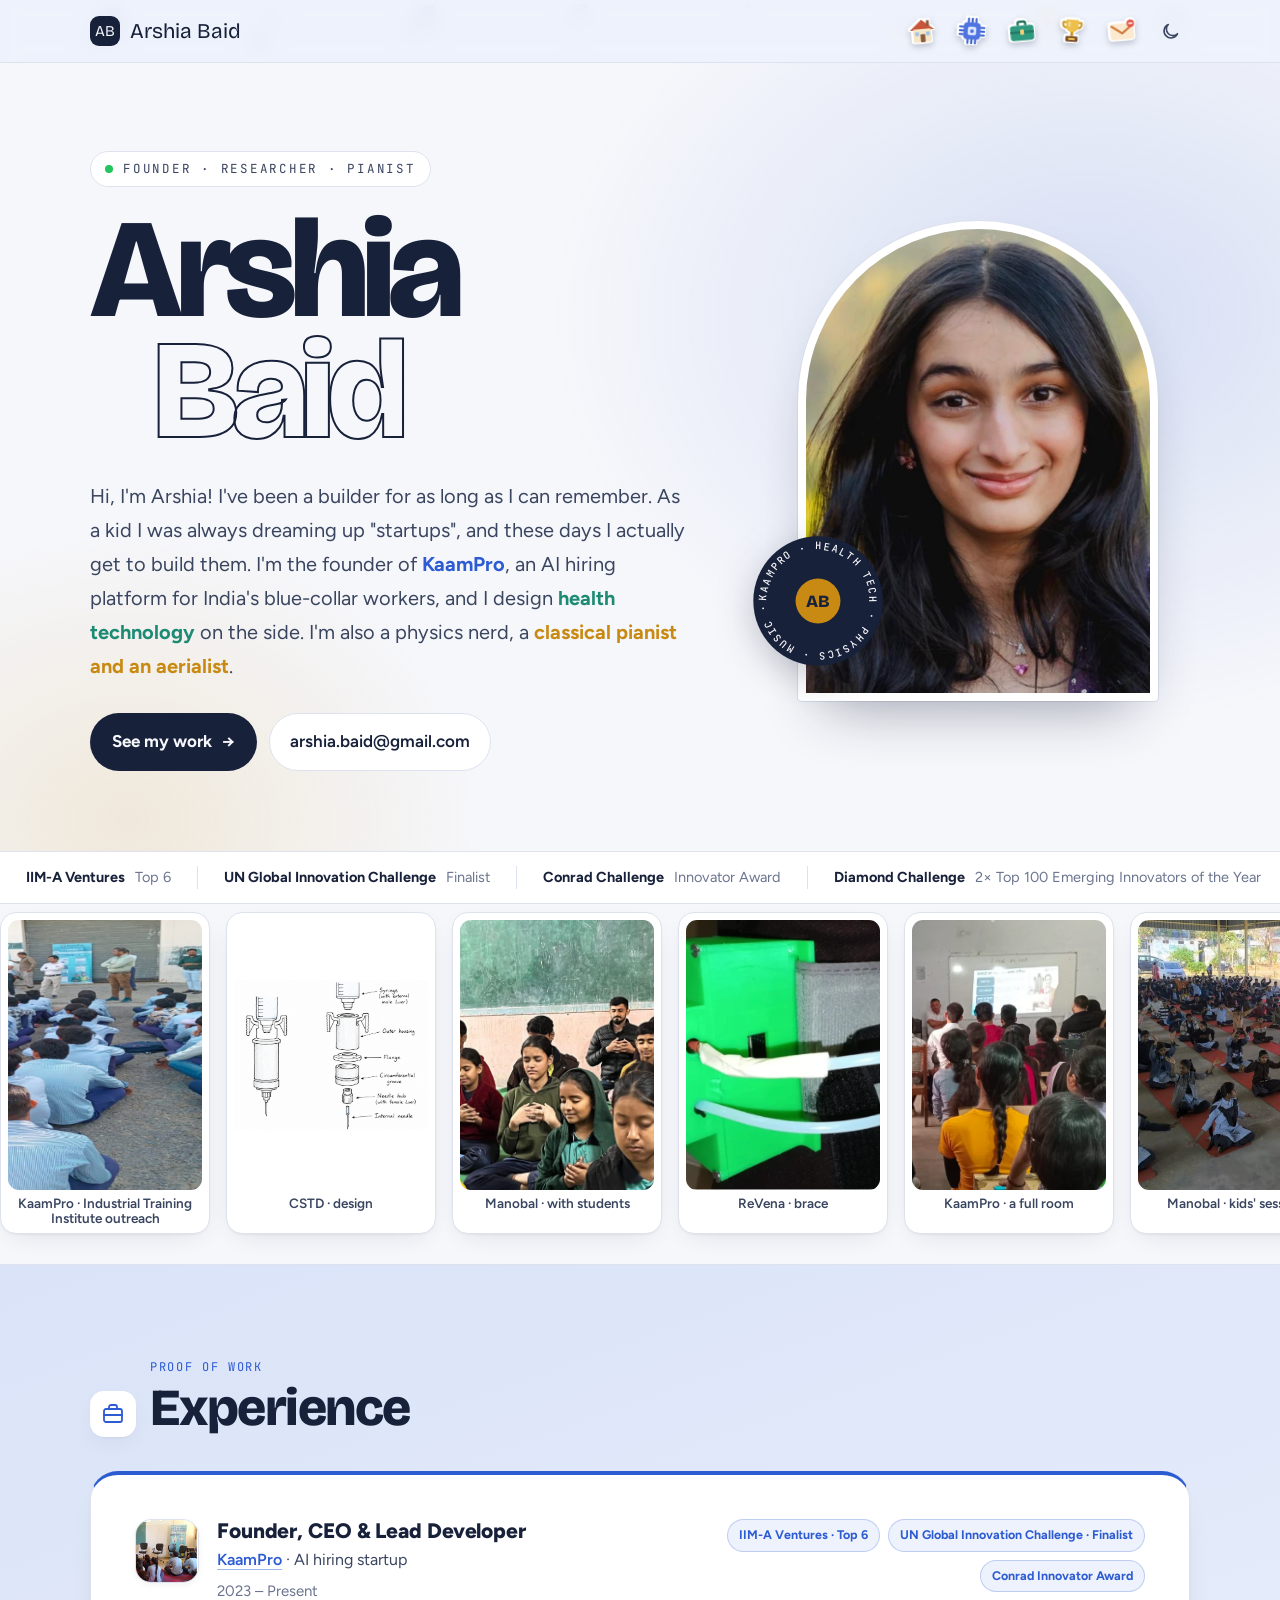
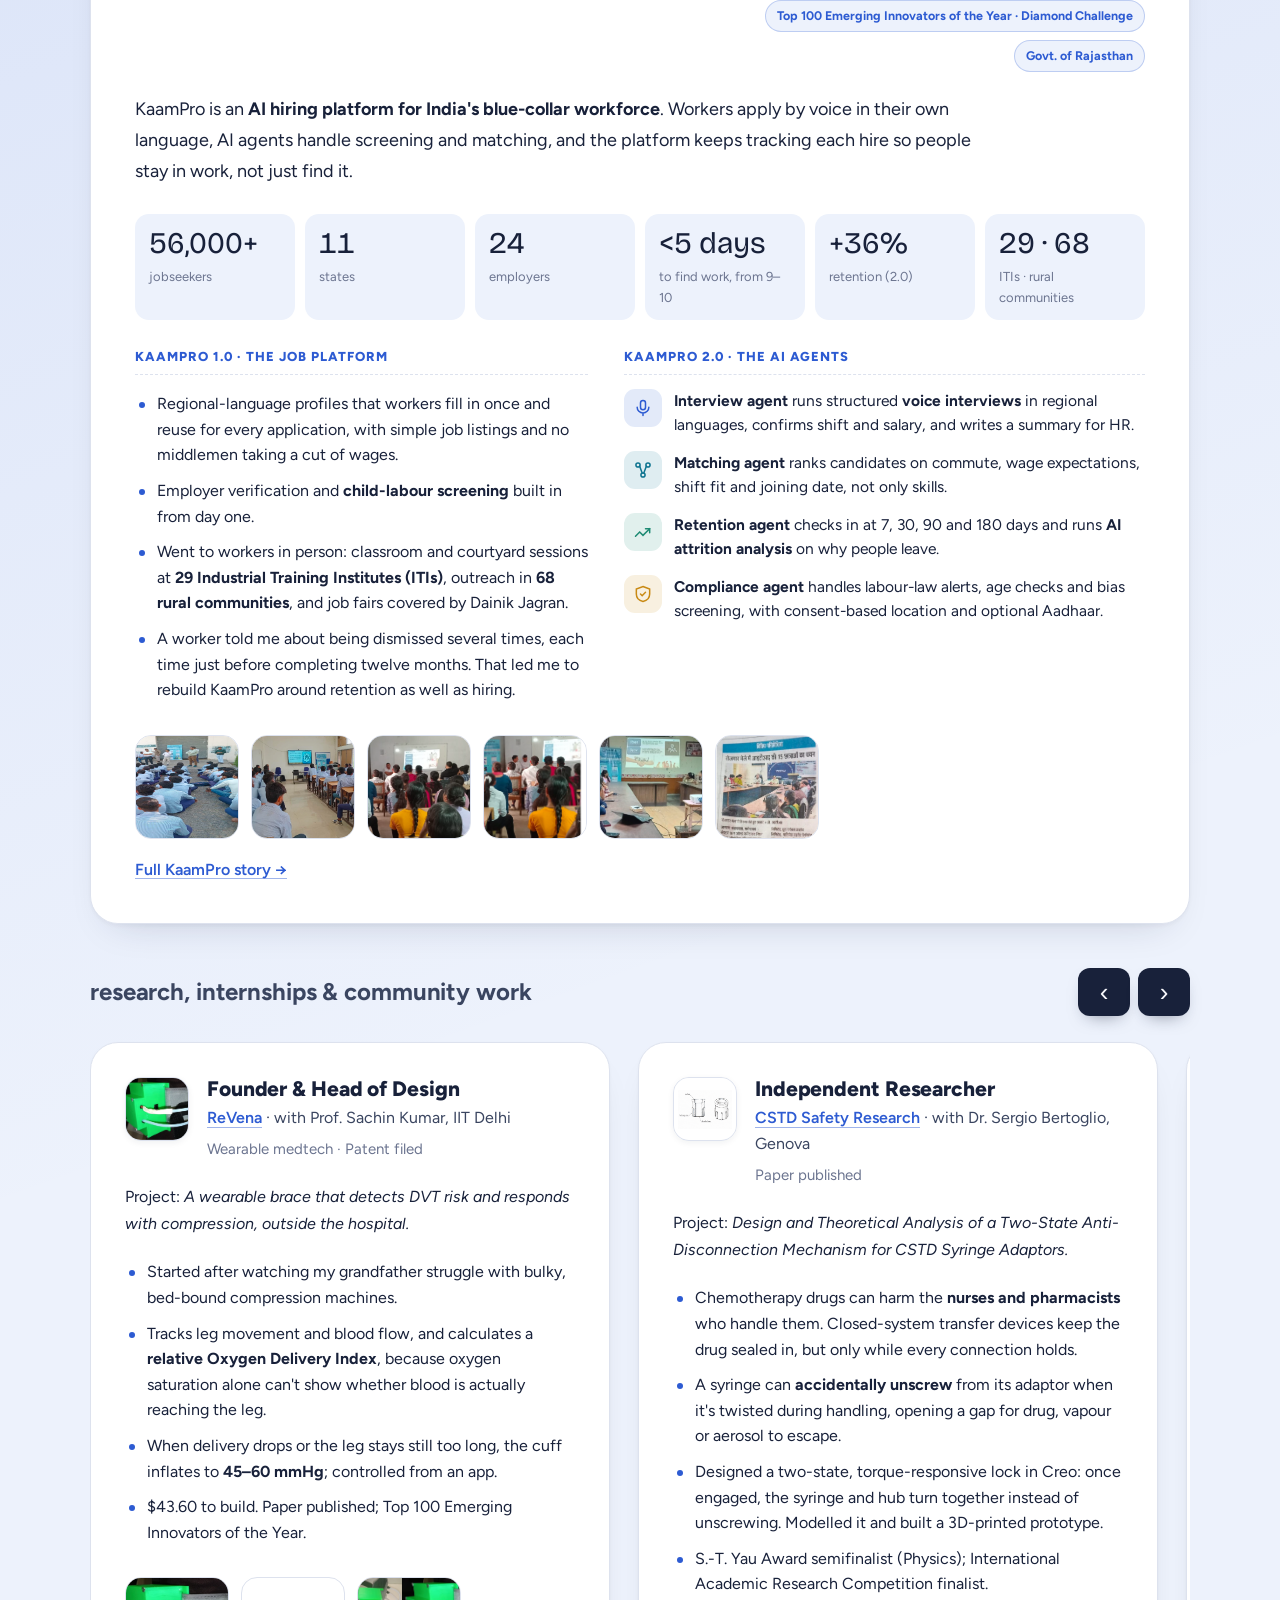
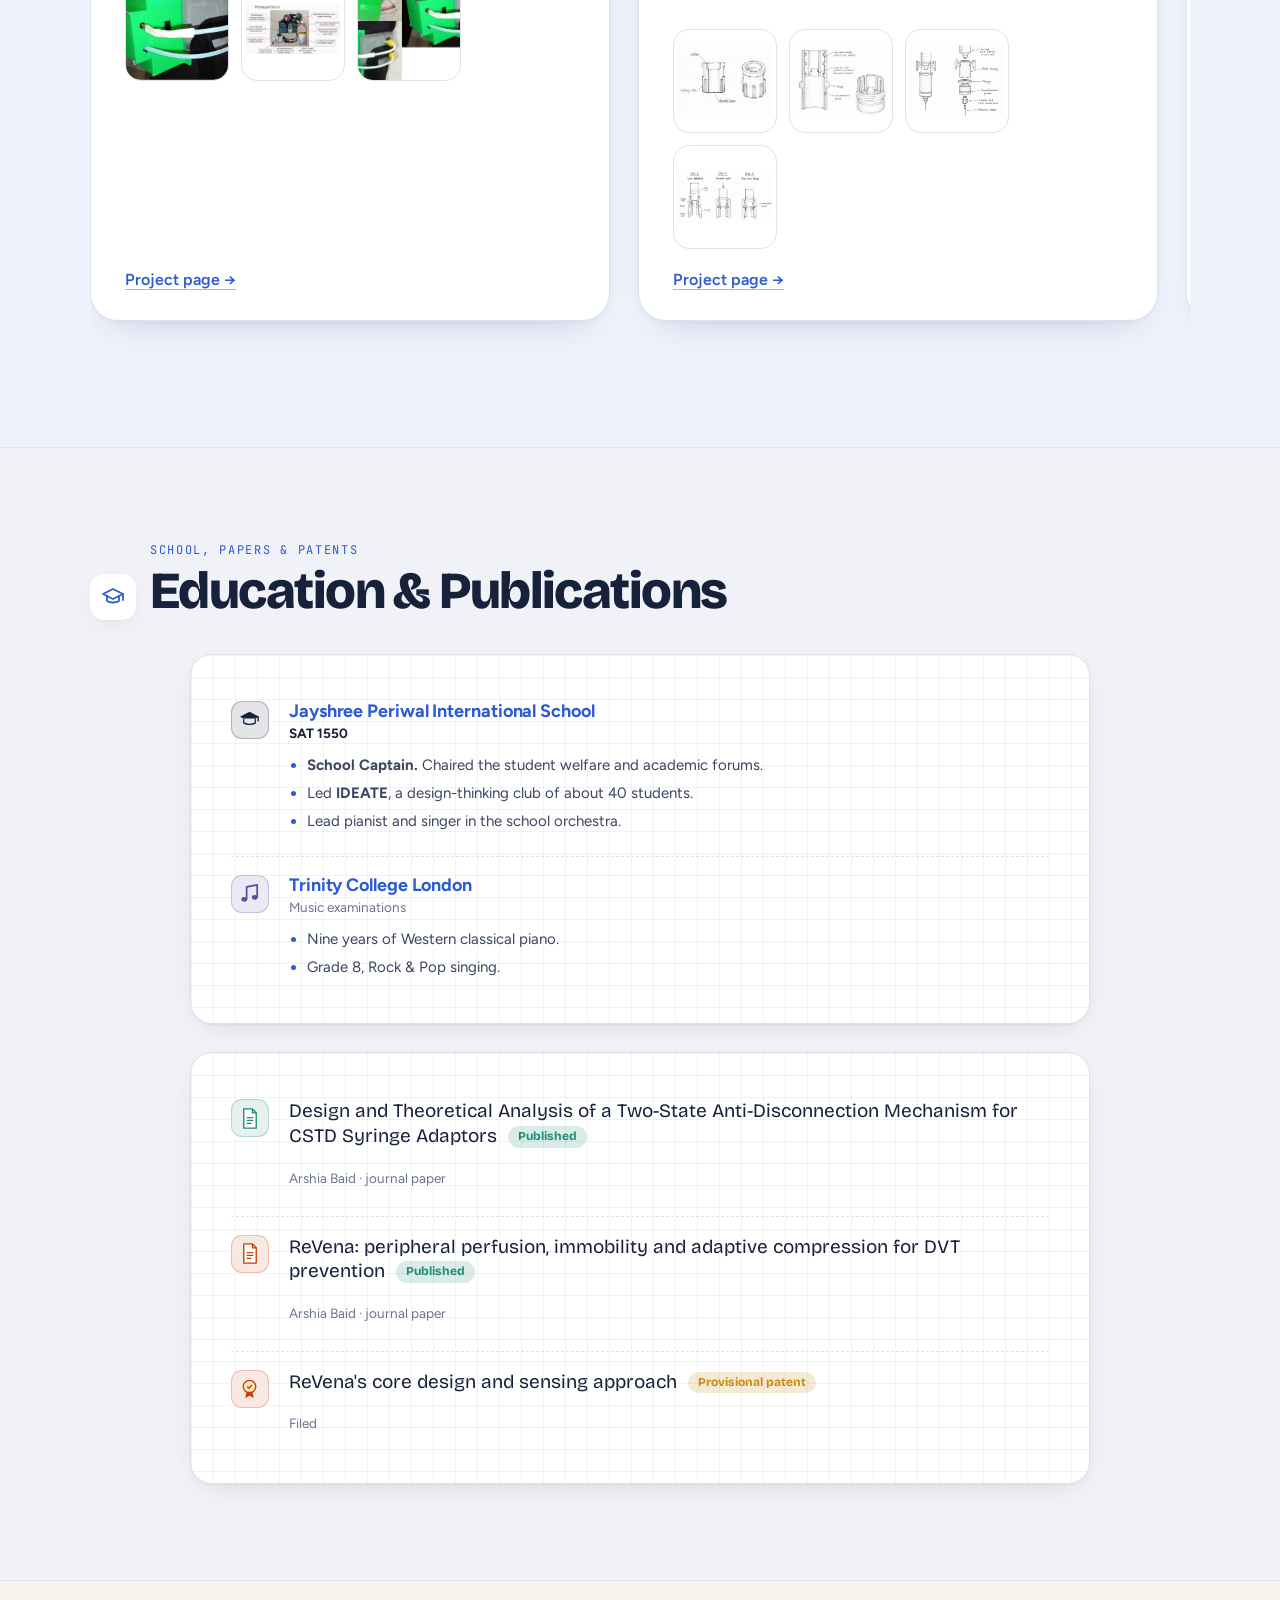
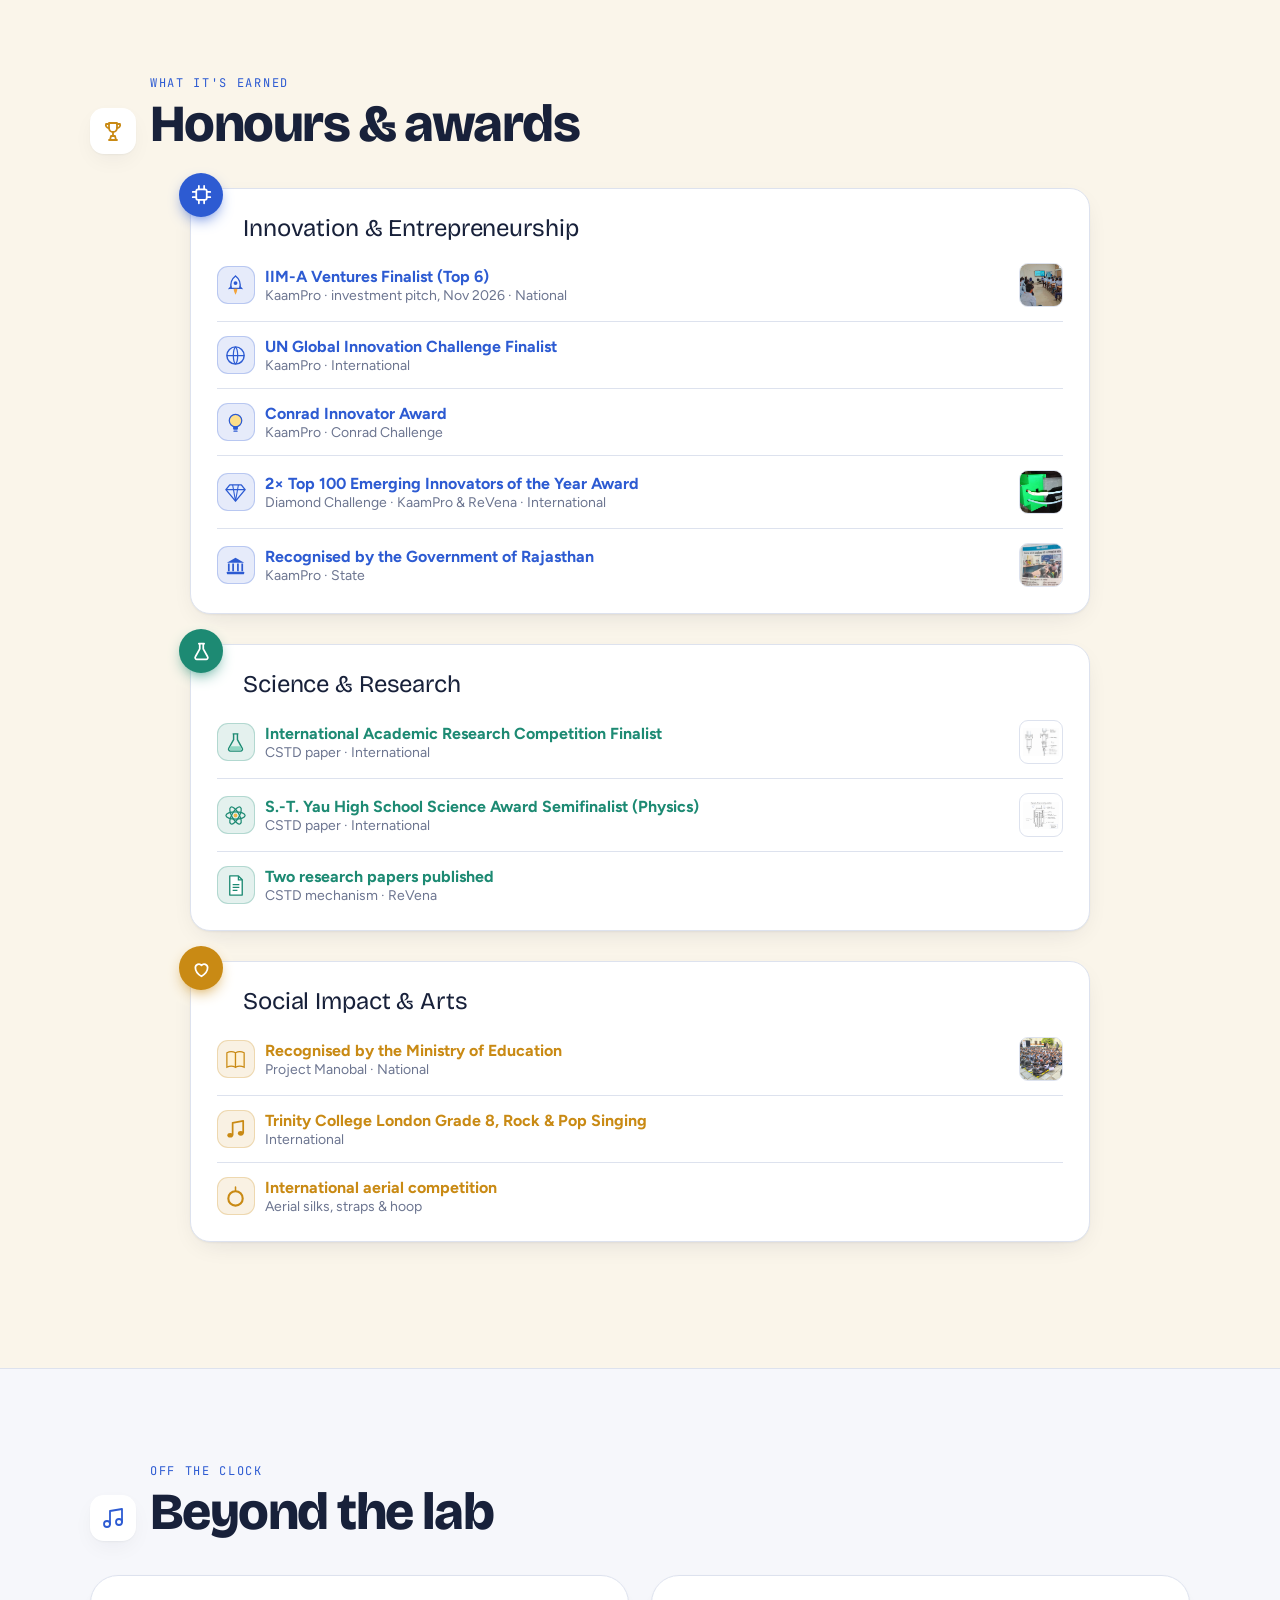
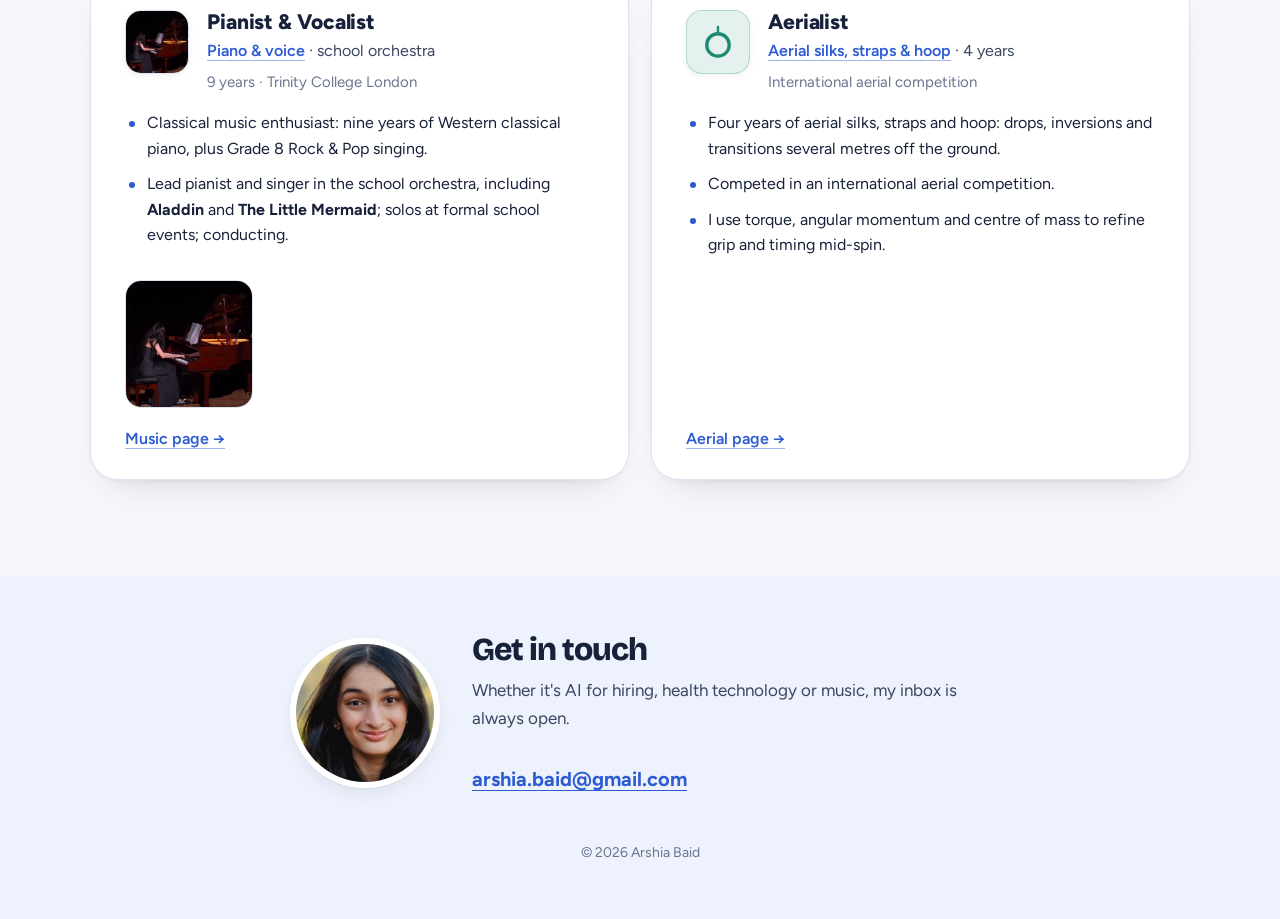
<file: arshia-site/index.html>
<!doctype html>
<html lang="en" class="no-js">
<head>
  <meta charset="utf-8">
  <meta name="viewport" content="width=device-width, initial-scale=1">
  <title>Arshia Baid</title>
  <meta name="robots" content="noindex, nofollow, noarchive">
  <meta name="description" content="Arshia Baid builds software and health technology for people the market tends to overlook.">
  <meta property="og:title" content="Arshia Baid">
  <meta property="og:description" content="Arshia Baid builds software and health technology for people the market tends to overlook.">
  <link rel="preconnect" href="https://fonts.googleapis.com">
  <link rel="preconnect" href="https://fonts.gstatic.com" crossorigin>
  <link href="https://fonts.googleapis.com/css2?family=Bricolage+Grotesque:opsz,wght@12..96,500;12..96,700;12..96,800&family=Figtree:wght@400;500;600;700;800&family=JetBrains+Mono:wght@400;500&display=swap" rel="stylesheet">
  <link rel="stylesheet" href="assets/css/style.css">
  <link rel="icon" href="data:image/svg+xml,%3Csvg xmlns='http://www.w3.org/2000/svg' viewBox='0 0 32 32'%3E%3Crect width='32' height='32' rx='6' fill='%232557d6'/%3E%3Ctext x='16' y='22' font-family='Arial' font-size='16' font-weight='700' fill='white' text-anchor='middle'%3EAB%3C/text%3E%3C/svg%3E">
  <script>try{var t=localStorage.getItem("theme");if(t)document.documentElement.setAttribute("data-theme",t)}catch(e){}</script>
  <script defer src="assets/js/main.js"></script>
</head>
<body>
<a class="skip" href="#main">Skip to content</a>
<header class="top">
  <div class="wrap">
    <a class="brand" href="index.html"><span class="mark">AB</span>Arshia Baid</a>
    <nav class="icon-nav" aria-label="Main">
      <a href="index.html" data-tip="home" aria-label="Home"><svg viewBox="0 0 32 32" aria-hidden="true"><polygon points="3,15 16,4 29,15" fill="#c8553a"/><rect x="6.5" y="14" width="19" height="14" rx="1.5" fill="#f6e6c8"/><rect x="14" y="19.5" width="5" height="8.5" rx="1" fill="#8a5a3c"/><rect x="8.5" y="17" width="4" height="4" rx=".6" fill="#9cc3e6"/><rect x="20" y="17" width="4" height="4" rx=".6" fill="#9cc3e6"/><rect x="21" y="5" width="3" height="6" fill="#8a5a3c"/></svg></a>
      <a href="index.html#kaampro" data-tip="KaamPro" aria-label="KaamPro"><svg viewBox="0 0 32 32" aria-hidden="true"><path d="M12 3v4M16 3v4M20 3v4M12 25v4M16 25v4M20 25v4M3 12h4M3 16h4M3 20h4M25 12h4M25 16h4M25 20h4" stroke="#3f62cf" stroke-width="2.2" stroke-linecap="round"/><rect x="7" y="7" width="18" height="18" rx="4" fill="#4f74e0"/><rect x="11.5" y="11.5" width="9" height="9" rx="2" fill="#dbe5ff"/><circle cx="16" cy="16" r="2" fill="#4f74e0"/></svg></a>
      <a href="index.html#experience" data-tip="experience" aria-label="Experience"><svg viewBox="0 0 32 32" aria-hidden="true"><path d="M12 10V7.5A1.5 1.5 0 0 1 13.5 6h5A1.5 1.5 0 0 1 20 7.5V10" fill="none" stroke="#1f6e5b" stroke-width="2.4"/><rect x="3.5" y="10" width="25" height="16" rx="3" fill="#2f9a80"/><rect x="3.5" y="16" width="25" height="2.6" fill="#237a64"/><rect x="14" y="14.5" width="4" height="5.5" rx="1" fill="#f6d27a"/></svg></a>
      <a href="index.html#recognition" data-tip="recognition" aria-label="Recognition"><svg viewBox="0 0 32 32" aria-hidden="true"><path d="M10 7H6.5a3.5 3.5 0 0 0 4 5.2M22 7h3.5a3.5 3.5 0 0 1-4 5.2" fill="none" stroke="#c9961f" stroke-width="2.2"/><path d="M9.5 4h13v7a6.5 6.5 0 0 1-13 0z" fill="#ecc04a"/><path d="M12 6h2v6a3 3 0 0 1-2-2z" fill="#fff" opacity=".45"/><rect x="14.5" y="17" width="3" height="4.5" fill="#c9961f"/><rect x="9.5" y="21.5" width="13" height="6" rx="1.5" fill="#7a4e2d"/><rect x="12.5" y="23.5" width="7" height="2" rx=".5" fill="#ecc04a"/></svg></a>
      <a href="#contact" data-tip="say hi" aria-label="Contact"><svg viewBox="0 0 32 32" aria-hidden="true"><rect x="3.5" y="8" width="25" height="17" rx="3" fill="#fbe9d0"/><path d="M4.5 10l11.5 8.5L27.5 10" fill="none" stroke="#d07a3a" stroke-width="2.2" stroke-linejoin="round"/><circle cx="25.5" cy="8.5" r="4" fill="#e2574c"/><path d="M24 8.5h3" stroke="#fff" stroke-width="1.6" stroke-linecap="round"/></svg></a>
      <button class="theme-btn" type="button" aria-label="Toggle dark mode"><svg viewBox="0 0 24 24" fill="none" stroke="currentColor" stroke-width="1.8" stroke-linecap="round" stroke-linejoin="round" aria-hidden="true"><path d="M20 14.5A8 8 0 1 1 9.5 4a6.5 6.5 0 0 0 10.5 10.5z"/></svg></button>
    </nav>
  </div>
</header>
<main id="main">
<!-- ============ HERO ============ -->
<section class="hero2">
  <div class="wrap hero2-grid">
    <div class="h-left">
      <p class="kicker"><span class="pulse"></span>Founder · Researcher · Pianist</p>
      <h1 class="mega"><span>Arshia</span><span class="out">Baid</span></h1>
      <p class="intro">Hi, I'm Arshia! I've been a builder for as long as I can remember. As a kid I was always dreaming up "startups", and these days I actually get to build them. I'm the founder of <a href="#kaampro" style="--u:var(--blue)">KaamPro</a>, an AI hiring platform for India's blue-collar workers, and I design <a href="#experience" style="--u:var(--teal)">health technology</a> on the side. I'm also a physics nerd, a <a href="#beyond" style="--u:var(--gold)">classical pianist and an aerialist</a>.</p>
      <div class="cta-row">
        <a class="btn-pill" href="#experience">See my work <span aria-hidden="true">→</span></a>
        <a class="btn-ghost" href="mailto:arshia.baid@gmail.com">arshia.baid@gmail.com</a>
      </div>
    </div>
    <div class="arch-wrap">
      <div class="arch"><img src="assets/img/me/portrait.webp" alt="Portrait of Arshia Baid"></div>
      <svg class="spin-badge" viewBox="0 0 200 200" aria-hidden="true">
        <defs><path id="ring" d="M100,100 m-78,0 a78,78 0 1,1 156,0 a78,78 0 1,1 -156,0"/></defs>
        <circle cx="100" cy="100" r="98" class="sb-bg"/>
        <text class="sb-text"><textPath href="#ring" textLength="486" lengthAdjust="spacing">KAAMPRO · HEALTH TECH · PHYSICS · MUSIC · </textPath></text>
        <g class="sb-core"><circle cx="100" cy="100" r="34"/><text x="100" y="109" text-anchor="middle">AB</text></g>
      </svg>
      
    </div>
  </div>

  <div class="award-ticker" aria-label="Recognition">
    <div class="at-track">
      <span><b>IIM-A Ventures</b> Top 6</span><span><b>UN Global Innovation Challenge</b> Finalist</span><span><b>Conrad Challenge</b> Innovator Award</span><span><b>Diamond Challenge</b> 2× Top 100 Emerging Innovators of the Year</span><span><b>S.-T. Yau Science Award</b> Semifinalist</span><span><b>Government of Rajasthan</b> KaamPro</span><span><b>Ministry of Education</b> Manobal</span>
      <span aria-hidden="true"><b>IIM-A Ventures</b> Top 6</span><span aria-hidden="true"><b>UN Global Innovation Challenge</b> Finalist</span><span aria-hidden="true"><b>Conrad Challenge</b> Innovator Award</span><span aria-hidden="true"><b>Diamond Challenge</b> 2× Top 100 Emerging Innovators of the Year</span><span aria-hidden="true"><b>S.-T. Yau Science Award</b> Semifinalist</span><span aria-hidden="true"><b>Government of Rajasthan</b> KaamPro</span><span aria-hidden="true"><b>Ministry of Education</b> Manobal</span>
    </div>
  </div>
</section>

<!-- tall photo reel -->
<div class="reel" aria-label="Photos from my work">
  <div class="track">
    <figure><img src="assets/img/kaampro/1.webp" alt="KaamPro outreach at an Industrial Training Institute"><figcaption>KaamPro · Industrial Training Institute outreach</figcaption></figure>
    <figure><img src="assets/img/cstd/exploded.png" alt="CSTD exploded view" style="object-fit:contain;background:#fff"><figcaption>CSTD · design</figcaption></figure>
    <figure><img src="assets/img/manobal/10.webp" alt="A Manobal mindfulness session"><figcaption>Manobal · with students</figcaption></figure>
    <figure><img src="assets/img/revena/prototype-close.webp" alt="ReVena calf brace prototype"><figcaption>ReVena · brace</figcaption></figure>
    <figure><img src="assets/img/kaampro/8.webp" alt="A full classroom at a KaamPro session"><figcaption>KaamPro · a full room</figcaption></figure>
    <figure><img src="assets/img/manobal/12.webp" alt="Children stretching at an outdoor Manobal session"><figcaption>Manobal · kids' session</figcaption></figure>
    <figure><img src="assets/img/kaampro/7.png" alt="Industrial Training Institute students beside a KaamPro banner before a session"><figcaption>KaamPro · before a session</figcaption></figure>
    <!-- repeated for a seamless loop -->
    <figure aria-hidden="true"><img src="assets/img/kaampro/1.webp" alt=""><figcaption>KaamPro · Industrial Training Institute outreach</figcaption></figure>
    <figure aria-hidden="true"><img src="assets/img/cstd/exploded.png" alt="" style="object-fit:contain;background:#fff"><figcaption>CSTD · design</figcaption></figure>
    <figure aria-hidden="true"><img src="assets/img/manobal/10.webp" alt=""><figcaption>Manobal · with students</figcaption></figure>
    <figure aria-hidden="true"><img src="assets/img/revena/prototype-close.webp" alt=""><figcaption>ReVena · brace</figcaption></figure>
    <figure aria-hidden="true"><img src="assets/img/kaampro/8.webp" alt=""><figcaption>KaamPro · a full room</figcaption></figure>
    <figure aria-hidden="true"><img src="assets/img/manobal/12.webp" alt=""><figcaption>Manobal · kids' session</figcaption></figure>
    <figure aria-hidden="true"><img src="assets/img/kaampro/7.png" alt=""><figcaption>KaamPro · before a session</figcaption></figure>
  </div>
</div>

<!-- ============ EXPERIENCE ============ -->
<section class="sec t-blue wave" id="experience">
  <div class="wrap">
    <div class="sec-head">
      <span class="sec-ic"><svg viewBox="0 0 24 24" fill="none" stroke="currentColor" stroke-width="1.8" stroke-linecap="round" stroke-linejoin="round" aria-hidden="true"><rect x="3" y="7" width="18" height="13" rx="2"/><path d="M8 7V5a2 2 0 0 1 2-2h4a2 2 0 0 1 2 2v2"/><path d="M3 13h18"/></svg></span>
      <div><span class="hand">proof of work</span><h2><span>Experience</span></h2></div>
    </div>

    <!-- KaamPro: featured, full width -->
    <article class="xcard kp" id="kaampro">
      <div class="kp-top">
        <div class="xhead"><span class="logo pic"><img src="assets/img/kaampro/7.png" alt="" style="object-position:80% 30%;object-fit:cover"></span><div><h3>Founder, CEO &amp; Lead Developer</h3><div class="org"><a href="projects/kaampro.html">KaamPro</a> <span>· AI hiring startup</span></div><div class="when">2023 – Present</div></div></div>
        <ul class="kp-awards">
          <li>IIM-A Ventures · Top 6</li><li>UN Global Innovation Challenge · Finalist</li><li>Conrad Innovator Award</li><li>Top 100 Emerging Innovators of the Year · Diamond Challenge</li><li>Govt. of Rajasthan</li>
        </ul>
      </div>

      <p class="proj">KaamPro is an <b>AI hiring platform for India's blue-collar workforce</b>. Workers apply by voice in their own language, AI agents handle screening and matching, and the platform keeps tracking each hire so people stay in work, not just find it.</p>

      <div class="kp-stats">
        <div><b data-count="56000" data-suffix="+">56,000+</b><span>jobseekers</span></div>
        <div><b data-count="11">11</b><span>states</span></div>
        <div><b data-count="24">24</b><span>employers</span></div>
        <div><b>&lt;5 days</b><span>to find work, from 9–10</span></div>
        <div><b data-count="36" data-prefix="+" data-suffix="%">+36%</b><span>retention (2.0)</span></div>
        <div><b>29 · 68</b><span>ITIs · rural communities</span></div>
      </div>

      <div class="kp-cols">
        <div>
          <h4 class="kp-h">KaamPro 1.0 · the job platform</h4>
          <ul class="bul">
            <li>Regional-language profiles that workers fill in once and reuse for every application, with simple job listings and no middlemen taking a cut of wages.</li>
            <li>Employer verification and <b>child-labour screening</b> built in from day one.</li>
            <li>Went to workers in person: classroom and courtyard sessions at <b>29 Industrial Training Institutes (ITIs)</b>, outreach in <b>68 rural communities</b>, and job fairs covered by Dainik Jagran.</li>
            <li>A worker told me about being dismissed several times, each time just before completing twelve months. That led me to rebuild KaamPro around retention as well as hiring.</li>
          </ul>
        </div>
        <div>
          <h4 class="kp-h">KaamPro 2.0 · the AI agents</h4>
          <ul class="agent-list">
            <li><span class="ag-ic" style="--ac:#2d5bd2"><svg viewBox="0 0 24 24" fill="none" stroke="currentColor" stroke-width="1.8" stroke-linecap="round" aria-hidden="true"><rect x="9" y="3" width="6" height="11" rx="3"/><path d="M5 11a7 7 0 0 0 14 0M12 18v3"/></svg></span><div><b>Interview agent</b> runs structured <b>voice interviews</b> in regional languages, confirms shift and salary, and writes a summary for HR.</div></li>
            <li><span class="ag-ic" style="--ac:#0e7490"><svg viewBox="0 0 24 24" fill="none" stroke="currentColor" stroke-width="1.8" stroke-linecap="round" aria-hidden="true"><circle cx="6" cy="6" r="2.5"/><circle cx="18" cy="6" r="2.5"/><circle cx="12" cy="18" r="2.5"/><path d="M8 7.5l3 8M16 7.5l-3 8"/></svg></span><div><b>Matching agent</b> ranks candidates on commute, wage expectations, shift fit and joining date, not only skills.</div></li>
            <li><span class="ag-ic" style="--ac:#1d8a73"><svg viewBox="0 0 24 24" fill="none" stroke="currentColor" stroke-width="1.8" stroke-linecap="round" aria-hidden="true"><path d="M3 17l5-5 4 4 8-8"/><path d="M15 8h5v5"/></svg></span><div><b>Retention agent</b> checks in at 7, 30, 90 and 180 days and runs <b>AI attrition analysis</b> on why people leave.</div></li>
            <li><span class="ag-ic" style="--ac:#c98a14"><svg viewBox="0 0 24 24" fill="none" stroke="currentColor" stroke-width="1.8" stroke-linecap="round" aria-hidden="true"><path d="M12 3l8 3v6c0 5-3.5 8-8 9-4.5-1-8-4-8-9V6z"/><path d="M9 12l2 2 4-4"/></svg></span><div><b>Compliance agent</b> handles labour-law alerts, age checks and bias screening, with consent-based location and optional Aadhaar.</div></li>
          </ul>
        </div>
      </div>

      <div class="thumbs"><img src="assets/img/kaampro/1.webp" alt="Outreach session at an Industrial Training Institute"><img src="assets/img/kaampro/2.webp" alt="Presenting KaamPro in a classroom"><img src="assets/img/kaampro/8.webp" alt="A full classroom at a KaamPro session"><img src="assets/img/kaampro/6.png" alt="Session slide on ways to find work"><img src="assets/img/kaampro/5.png" alt="KaamPro vision and mission slide in Hindi"><img src="assets/img/kaampro/3.webp" alt="Dainik Jagran coverage" style="object-position:top"></div>
      <div class="xfoot"><a href="projects/kaampro.html">Full KaamPro story →</a></div>
    </article>

    <div class="rail-head">
      <h3 class="hand" style="font-size:24px;color:var(--ink-2)">research, internships &amp; community work</h3>
      <div class="side"><button class="arrow-btn sq" type="button" data-rail="xp" data-dir="-1" aria-label="Scroll left">‹</button><button class="arrow-btn sq" type="button" data-rail="xp" data-dir="1" aria-label="Scroll right">›</button></div>
    </div>

    <div class="rail" id="xp">
      <article class="xcard">
        <div class="xhead"><span class="logo pic"><img src="assets/img/revena/prototype-close.webp" alt="" style="object-position:30% center;object-fit:cover"></span><div><h3>Founder &amp; Head of Design</h3><div class="org"><a href="projects/revena.html">ReVena</a> <span>· with Prof. Sachin Kumar, IIT Delhi</span></div><div class="when">Wearable medtech · Patent filed</div></div></div>
        <p class="proj">Project: <em>A wearable brace that detects DVT risk and responds with compression, outside the hospital.</em></p>
        <ul class="bul">
          <li>Started after watching my grandfather struggle with bulky, bed-bound compression machines.</li>
          <li>Tracks leg movement and blood flow, and calculates a <b>relative Oxygen Delivery Index</b>, because oxygen saturation alone can't show whether blood is actually reaching the leg.</li>
          <li>When delivery drops or the leg stays still too long, the cuff inflates to <b>45–60 mmHg</b>; controlled from an app.</li>
          <li>$43.60 to build. Paper published; Top 100 Emerging Innovators of the Year.</li>
        </ul>
        <div class="thumbs"><img src="assets/img/revena/prototype-close.webp" alt="ReVena prototype"><img class="contain" src="assets/img/revena/circuit.webp" alt="ReVena circuit"><img src="assets/img/revena/prototype.webp" alt="ReVena worn on the calf"></div>
        <div class="xfoot"><a href="projects/revena.html">Project page →</a></div>
      </article>

      <article class="xcard">
        <div class="xhead"><span class="logo pic"><img src="assets/img/cstd/needle-hub.png" alt="" style="object-fit:contain;background:#fff;padding:4px"></span><div><h3>Independent Researcher</h3><div class="org"><a href="projects/cstd.html">CSTD Safety Research</a> <span>· with Dr. Sergio Bertoglio, Genova</span></div><div class="when">Paper published</div></div></div>
        <p class="proj">Project: <em>Design and Theoretical Analysis of a Two-State Anti-Disconnection Mechanism for CSTD Syringe Adaptors.</em></p>
        <ul class="bul">
          <li>Chemotherapy drugs can harm the <b>nurses and pharmacists</b> who handle them. Closed-system transfer devices keep the drug sealed in, but only while every connection holds.</li>
          <li>A syringe can <b>accidentally unscrew</b> from its adaptor when it's twisted during handling, opening a gap for drug, vapour or aerosol to escape.</li>
          <li>Designed a two-state, torque-responsive lock in Creo: once engaged, the syringe and hub turn together instead of unscrewing. Modelled it and built a 3D-printed prototype.</li>
          <li>S.-T. Yau Award semifinalist (Physics); International Academic Research Competition finalist.</li>
        </ul>
        <div class="thumbs"><img class="contain" src="assets/img/cstd/needle-hub.png" alt="Needle hub"><img class="contain" src="assets/img/cstd/housing.png" alt="Housing"><img class="contain" src="assets/img/cstd/exploded.png" alt="Exploded view"><img class="contain" src="assets/img/cstd/engagement-steps.png" alt="Engagement steps"></div>
        <div class="xfoot"><a href="projects/cstd.html">Project page →</a></div>
      </article>

      <article class="xcard">
        <div class="xhead"><span class="logo pic"><img src="assets/img/jaipur-foot/crack-region.webp" alt="" style="object-position:75% 55%;object-fit:cover"></span><div><h3>Biomechanics Intern, Design Team</h3><div class="org"><a href="projects/jaipur-foot.html">Jaipur Foot (BMVSS)</a> <span>· Nonprofit</span></div><div class="when">World's largest prosthetics nonprofit · 2.5M+ patients</div></div></div>
        <p class="proj">Interned with the design team during a school break, studying why the rubber-composite Jaipur Foot cracks.</p>
        <ul class="bul">
          <li>Watched feet being fabricated and fitted, and noticed cracks always started at the <b>ankle–keel junction</b>.</li>
          <li>Showed the shallow arch was pushing extra thrust into that junction, and built <b>FEA simulations</b> to test geometry changes.</li>
          <li>Proposed raising the arch and blending the transition: about <b>40% lower peak stress</b> at the junction in simulation.</li>
          <li>"I saw her natural urge to see a problem and want to work on it." D. R. Mehta, Founder, BMVSS</li>
        </ul>
        <div class="thumbs"><img class="contain" src="assets/img/jaipur-foot/crack-region.webp" alt="Crack region on a prosthetic foot"><img class="contain" src="assets/img/jaipur-foot/stress-before-after.webp" alt="FEA stress before and after"><img class="contain" src="assets/img/jaipur-foot/arch-thrust.webp" alt="Low arch versus raised arch"><img class="contain" src="assets/img/jaipur-foot/thrust-curve.webp" alt="Thrust falls as arch height rises"></div>
        <div class="xfoot"><a href="projects/jaipur-foot.html">Project page →</a></div>
      </article>

      <article class="xcard">
        <div class="xhead"><span class="logo pic"><img src="assets/img/manobal/9.webp" alt="" style="object-position:15% 30%;object-fit:cover"></span><div><h3>Founder</h3><div class="org"><a href="projects/manobal.html">Project Manobal</a> <span>· Nonprofit initiative</span></div><div class="when">Delhi · Haryana · Uttarakhand · Rajasthan · UP</div></div></div>
        <p class="proj">Peer-led mindfulness for young people carrying more than they should.</p>
        <ul class="bul">
          <li>Students under exam pressure, including those at <b>Kota</b> coaching centres for competitive exams, and children affected by <b>trafficking</b> and abuse.</li>
          <li>Also reached older people in <b>abandoned old-age homes</b>.</li>
          <li><b>17,000+ people</b> across <b>40+ underprivileged schools</b> and organisations; reported stress down <b>33%</b>. Ministry of Education recognition.</li>
        </ul>
        <div class="thumbs"><img src="assets/img/manobal/10.webp" alt="Meditation session"><img src="assets/img/manobal/14.webp" alt="Movement break"><img src="assets/img/manobal/9.webp" alt="School-wide session"></div>
        <div class="xfoot"><a href="projects/manobal.html">Project page →</a></div>
      </article>

      <article class="xcard">
        <div class="xhead"><span class="logo ic big" style="--c:#2f6f62"><svg viewBox="0 0 24 24" aria-hidden="true"><path d="M3 11l9-7 9 7" fill="none" stroke="currentColor" stroke-width="1.6" stroke-linejoin="round"/><path d="M5 10v10h14V10" fill="#e6f4ef" stroke="currentColor" stroke-width="1.4"/><path d="M12 17.5s-3-1.8-3-3.8a1.6 1.6 0 0 1 3-.8 1.6 1.6 0 0 1 3 .8c0 2-3 3.8-3 3.8z" fill="#e2687a"/></svg></span><div><h3>Qualitative Researcher</h3><div class="org">SOS Children's Village <span>· Fieldwork</span></div><div class="when">School break · 6 weeks</div></div></div>
        <p class="proj">Project: <em>Ethnographic research on the emotional well-being and development of children growing up in an SOS Children's Village.</em></p>
        <ul class="bul">
          <li>SOS Children's Villages give family-based care to children who have lost parental care. I wanted to understand how these children were doing emotionally, not just academically.</li>
          <li>Spent six weeks with <b>20 children</b> in their everyday routines, combining one-on-one interviews with observation of play, schoolwork and how they related to caregivers and each other.</li>
          <li>Documented each child's emotional well-being and development in a written report.</li>
          <li>The report <b>shaped the village's education and support plans</b>. It also deepened my understanding of the children I later worked with through Manobal.</li>
        </ul>
      </article>

    </div>
  </div>
</section>

<!-- ============ EDUCATION & PUBLICATIONS ============ -->
<section class="sec t-slate wave" id="education">
  <div class="wrap">
    <div class="sec-head">
      <span class="sec-ic"><svg viewBox="0 0 24 24" fill="none" stroke="currentColor" stroke-width="1.8" stroke-linecap="round" stroke-linejoin="round" aria-hidden="true"><path d="M2 9l10-5 10 5-10 5z"/><path d="M6 11v5c3 2 9 2 12 0v-5"/><path d="M22 9v6"/></svg></span>
      <div><span class="hand">school, papers &amp; patents</span><h2><span>Education &amp; Publications</span></h2></div>
    </div>

    <div class="notebook">
      <div class="nb-item">
        <span class="logo sm ic" style="--c:#18213a"><svg viewBox="0 0 24 24" aria-hidden="true"><path d="M2 9l10-5 10 5-10 5z" fill="currentColor"/><path d="M6 11v4.5c3 2 9 2 12 0V11" fill="#e3e8f5" stroke="currentColor" stroke-width="1.3"/><path d="M21 9v5" stroke="currentColor" stroke-width="1.4"/></svg></span>
        <div>
          <h3>Jayshree Periwal International School</h3>
          <div class="when"><b style="color:var(--ink)">SAT 1550</b></div>
          <ul>
            <li><b>School Captain.</b> Chaired the student welfare and academic forums.</li>
            <li>Led <b>IDEATE</b>, a design-thinking club of about 40 students.</li>
            <li>Lead pianist and singer in the school orchestra.</li>
          </ul>
        </div>
      </div>
      <div class="nb-item">
        <span class="logo sm ic" style="--c:#5b4aa0"><svg viewBox="0 0 24 24" aria-hidden="true"><path d="M9 18V5l11-2v13" fill="none" stroke="currentColor" stroke-width="1.8" stroke-linejoin="round"/><ellipse cx="6.5" cy="18" rx="3" ry="2.4" fill="currentColor"/><ellipse cx="17.5" cy="16" rx="3" ry="2.4" fill="currentColor"/></svg></span>
        <div>
          <h3>Trinity College London</h3>
          <div class="when">Music examinations</div>
          <ul>
            <li>Nine years of Western classical piano.</li>
            <li>Grade 8, Rock &amp; Pop singing.</li>
          </ul>
        </div>
      </div>
    </div>

    <div class="notebook">
      <div class="nb-item">
        <span class="logo sm ic" style="--c:#1d8a73"><svg viewBox="0 0 24 24" aria-hidden="true"><path d="M6 2h9l4 4v16H6z" fill="#fff" stroke="currentColor" stroke-width="1.4" stroke-linejoin="round"/><path d="M15 2v4h4M9 11h7M9 14h7M9 17h5" fill="none" stroke="currentColor" stroke-width="1.3"/></svg></span>
        <div><p class="pub">Design and Theoretical Analysis of a Two-State Anti-Disconnection Mechanism for CSTD Syringe Adaptors <span class="pill">Published</span></p><div class="when">Arshia Baid · journal paper</div></div>
      </div>
      <div class="nb-item">
        <span class="logo sm ic" style="--c:#c2410c"><svg viewBox="0 0 24 24" aria-hidden="true"><path d="M6 2h9l4 4v16H6z" fill="#fff" stroke="currentColor" stroke-width="1.4" stroke-linejoin="round"/><path d="M15 2v4h4M9 11h7M9 14h7M9 17h5" fill="none" stroke="currentColor" stroke-width="1.3"/></svg></span>
        <div><p class="pub">ReVena: peripheral perfusion, immobility and adaptive compression for DVT prevention <span class="pill">Published</span></p><div class="when">Arshia Baid · journal paper</div></div>
      </div>
      <div class="nb-item">
        <span class="logo sm ic" style="--c:#c2410c"><svg viewBox="0 0 24 24" aria-hidden="true"><circle cx="12" cy="10" r="6.5" fill="#ffe7b0" stroke="currentColor" stroke-width="1.4"/><path d="M9 15.5L7.5 22l4.5-2.5 4.5 2.5-1.5-6.5" fill="currentColor"/><path d="M9.5 10l1.8 1.8 3.2-3.4" fill="none" stroke="currentColor" stroke-width="1.4"/></svg></span>
        <div><p class="pub">ReVena's core design and sensing approach <span class="pill" style="background:color-mix(in srgb, var(--gold) 18%, transparent);color:var(--gold)">Provisional patent</span></p><div class="when">Filed</div></div>
      </div>
    </div>
  </div>
</section>

<!-- ============ RECOGNITION ============ -->
<section class="sec t-sand wave" id="recognition">
  <div class="wrap">
    <div class="sec-head">
      <span class="sec-ic" style="color:var(--gold)"><svg viewBox="0 0 24 24" fill="none" stroke="currentColor" stroke-width="1.8" stroke-linecap="round" stroke-linejoin="round" aria-hidden="true"><path d="M8 4h8v5a4 4 0 0 1-8 0z"/><path d="M16 5h3a3 3 0 0 1-3 4M8 5H5a3 3 0 0 0 3 4"/><path d="M12 13v4M8 21h8M9 21l1-4h4l1 4"/></svg></span>
      <div><span class="hand">what it's earned</span><h2><span style="--u:var(--gold)">Honours &amp; awards</span></h2></div>
    </div>

    <div class="rec-group" style="--c:var(--blue)">
      <span class="badge"><svg viewBox="0 0 24 24" fill="none" stroke="currentColor" stroke-width="2" stroke-linecap="round" stroke-linejoin="round" aria-hidden="true"><rect x="6" y="6" width="12" height="12" rx="2"/><path d="M9 2v4M15 2v4M9 18v4M15 18v4M2 9h4M2 15h4M18 9h4M18 15h4"/></svg></span>
      <h3>Innovation &amp; Entrepreneurship</h3>
      <div class="rec"><span class="logo sm ic" style="--c:#2d5bd2"><svg viewBox="0 0 24 24" aria-hidden="true"><path d="M12 2c4 3 5.5 8 4.5 13h-9C6.5 10 8 5 12 2z" fill="#eef3ff" stroke="currentColor" stroke-width="1.4"/><circle cx="12" cy="9.5" r="2" fill="currentColor"/><path d="M7.5 12L4 16l4-.5M16.5 12L20 16l-4-.5" fill="currentColor"/><path d="M10 15.5c.4 3 1.2 5 2 6 .8-1 1.6-3 2-6z" fill="#f2a33a"/></svg></span><div><div class="t">IIM-A Ventures Finalist (Top 6)</div><div class="o">KaamPro · investment pitch, Nov 2026 · National</div></div><div class="th"><img src="assets/img/kaampro/2.webp" alt="KaamPro session"></div></div>
      <div class="rec"><span class="logo sm ic" style="--c:#2d5bd2"><svg viewBox="0 0 24 24" aria-hidden="true"><circle cx="12" cy="12" r="9" fill="#e7efff" stroke="currentColor" stroke-width="1.5"/><path d="M3 12h18M12 3c3 3 3 15 0 18M12 3c-3 3-3 15 0 18" fill="none" stroke="currentColor" stroke-width="1.3"/></svg></span><div><div class="t">UN Global Innovation Challenge Finalist</div><div class="o">KaamPro · International</div></div><div class="th"></div></div>
      <div class="rec"><span class="logo sm ic" style="--c:#2d5bd2"><svg viewBox="0 0 24 24" aria-hidden="true"><circle cx="12" cy="10" r="6.5" fill="#ffe08a" stroke="currentColor" stroke-width="1.3"/><rect x="9.5" y="16" width="5" height="3.5" rx="1" fill="currentColor"/><path d="M10.5 21h3" stroke="currentColor" stroke-width="1.5" stroke-linecap="round"/></svg></span><div><div class="t">Conrad Innovator Award</div><div class="o">KaamPro · Conrad Challenge</div></div><div class="th"></div></div>
      <div class="rec"><span class="logo sm ic" style="--c:#2d5bd2"><svg viewBox="0 0 24 24" aria-hidden="true"><path d="M6 4h12l4 5-10 12L2 9z" fill="#e3ecff" stroke="currentColor" stroke-width="1.4" stroke-linejoin="round"/><path d="M2 9h20M9 4l3 17 3-17" fill="none" stroke="currentColor" stroke-width="1.1"/></svg></span><div><div class="t">2× Top 100 Emerging Innovators of the Year Award</div><div class="o">Diamond Challenge · KaamPro &amp; ReVena · International</div></div><div class="th"><img src="assets/img/revena/prototype-close.webp" alt="ReVena prototype"></div></div>
      <div class="rec"><span class="logo sm ic" style="--c:#2d5bd2"><svg viewBox="0 0 24 24" aria-hidden="true"><path d="M3 9l9-5 9 5z" fill="currentColor"/><path d="M5 10v8M9.5 10v8M14.5 10v8M19 10v8" stroke="currentColor" stroke-width="1.8"/><rect x="3" y="18.5" width="18" height="2.5" rx=".6" fill="currentColor"/></svg></span><div><div class="t">Recognised by the Government of Rajasthan</div><div class="o">KaamPro · State</div></div><div class="th"><img src="assets/img/kaampro/3.webp" alt="Newspaper coverage" style="object-position:top"></div></div>
    </div>

    <div class="rec-group" style="--c:var(--teal)">
      <span class="badge"><svg viewBox="0 0 24 24" fill="none" stroke="currentColor" stroke-width="2" stroke-linecap="round" stroke-linejoin="round" aria-hidden="true"><path d="M9 3h6M10 3v6l-5 9a2 2 0 0 0 2 3h10a2 2 0 0 0 2-3l-5-9V3"/></svg></span>
      <h3>Science &amp; Research</h3>
      <div class="rec"><span class="logo sm ic" style="--c:#1d8a73"><svg viewBox="0 0 24 24" aria-hidden="true"><path d="M9 3h6M10 3v6l-5 9a2 2 0 0 0 1.8 3h10.4a2 2 0 0 0 1.8-3l-5-9V3" fill="none" stroke="currentColor" stroke-width="1.5" stroke-linejoin="round"/><path d="M7 16h10l1.6 2.6a1 1 0 0 1-.9 1.4H6.3a1 1 0 0 1-.9-1.4z" fill="#8fd6c2"/></svg></span><div><div class="t">International Academic Research Competition Finalist</div><div class="o">CSTD paper · International</div></div><div class="th"><img class="contain" src="assets/img/cstd/exploded.png" alt="CSTD exploded view"></div></div>
      <div class="rec"><span class="logo sm ic" style="--c:#1d8a73"><svg viewBox="0 0 24 24" aria-hidden="true"><ellipse cx="12" cy="12" rx="10" ry="3.8" fill="none" stroke="currentColor" stroke-width="1.3"/><ellipse cx="12" cy="12" rx="10" ry="3.8" fill="none" stroke="currentColor" stroke-width="1.3" transform="rotate(60 12 12)"/><ellipse cx="12" cy="12" rx="10" ry="3.8" fill="none" stroke="currentColor" stroke-width="1.3" transform="rotate(120 12 12)"/><circle cx="12" cy="12" r="2" fill="#f0b84a"/></svg></span><div><div class="t">S.-T. Yau High School Science Award Semifinalist (Physics)</div><div class="o">CSTD paper · International</div></div><div class="th"><img class="contain" src="assets/img/cstd/final-position.png" alt="CSTD engaged position"></div></div>
      <div class="rec"><span class="logo sm ic" style="--c:#1d8a73"><svg viewBox="0 0 24 24" aria-hidden="true"><path d="M6 2h9l4 4v16H6z" fill="#fff" stroke="currentColor" stroke-width="1.4" stroke-linejoin="round"/><path d="M15 2v4h4M9 11h7M9 14h7M9 17h5" fill="none" stroke="currentColor" stroke-width="1.3"/></svg></span><div><div class="t">Two research papers published</div><div class="o">CSTD mechanism · ReVena</div></div><div class="th"></div></div>
    </div>

    <div class="rec-group" style="--c:var(--gold)">
      <span class="badge"><svg viewBox="0 0 24 24" fill="none" stroke="currentColor" stroke-width="2" stroke-linecap="round" stroke-linejoin="round" aria-hidden="true"><path d="M12 21s-7-4.5-7-10a4 4 0 0 1 7-2.6A4 4 0 0 1 19 11c0 5.5-7 10-7 10z"/></svg></span>
      <h3>Social Impact &amp; Arts</h3>
      <div class="rec"><span class="logo sm ic" style="--c:#c98a14"><svg viewBox="0 0 24 24" aria-hidden="true"><path d="M3 5c3-1.5 6-1.5 9 0v15c-3-1.5-6-1.5-9 0z" fill="#fff2d6" stroke="currentColor" stroke-width="1.3"/><path d="M21 5c-3-1.5-6-1.5-9 0v15c3-1.5 6-1.5 9 0z" fill="#fff2d6" stroke="currentColor" stroke-width="1.3"/></svg></span><div><div class="t">Recognised by the Ministry of Education</div><div class="o">Project Manobal · National</div></div><div class="th"><img src="assets/img/manobal/9.webp" alt="Manobal session"></div></div>
      <div class="rec"><span class="logo sm ic" style="--c:#c98a14"><svg viewBox="0 0 24 24" aria-hidden="true"><path d="M9 18V5l11-2v13" fill="none" stroke="currentColor" stroke-width="1.8" stroke-linejoin="round"/><ellipse cx="6.5" cy="18" rx="3" ry="2.4" fill="currentColor"/><ellipse cx="17.5" cy="16" rx="3" ry="2.4" fill="currentColor"/></svg></span><div><div class="t">Trinity College London Grade 8, Rock &amp; Pop Singing</div><div class="o">International</div></div><div class="th"></div></div>
      <div class="rec"><span class="logo sm ic" style="--c:#c98a14"><svg viewBox="0 0 24 24" aria-hidden="true"><circle cx="12" cy="14" r="7.5" fill="none" stroke="currentColor" stroke-width="2.2"/><path d="M12 6.5V2" stroke="currentColor" stroke-width="1.6" stroke-linecap="round"/></svg></span><div><div class="t">International aerial competition</div><div class="o">Aerial silks, straps &amp; hoop</div></div><div class="th"></div></div>
    </div>
  </div>
</section>

<!-- ============ BEYOND ============ -->
<section class="sec wave" id="beyond" style="background-color:var(--bg)">
  <div class="wrap">
    <div class="sec-head">
      <span class="sec-ic"><svg viewBox="0 0 24 24" fill="none" stroke="currentColor" stroke-width="1.8" stroke-linecap="round" stroke-linejoin="round" aria-hidden="true"><path d="M9 18V5l12-2v13"/><circle cx="6" cy="18" r="3"/><circle cx="18" cy="16" r="3"/></svg></span>
      <div><span class="hand">off the clock</span><h2><span>Beyond the lab</span></h2></div>
    </div>
    <div class="duo">
      <article class="xcard" style="--c:#5b4aa0">
        <div class="xhead"><span class="logo pic"><img src="assets/img/music/piano-1.webp" alt="" style="object-position:40% 50%;object-fit:cover"></span><div><h3>Pianist &amp; Vocalist</h3><div class="org"><a href="play/music.html">Piano &amp; voice</a> <span>· school orchestra</span></div><div class="when">9 years · Trinity College London</div></div></div>
        <ul class="bul" style="max-height:none">
          <li>Classical music enthusiast: nine years of Western classical piano, plus Grade 8 Rock &amp; Pop singing.</li>
          <li>Lead pianist and singer in the school orchestra, including <b>Aladdin</b> and <b>The Little Mermaid</b>; solos at formal school events; conducting.</li>
        </ul>
        <div class="thumbs"><img src="assets/img/music/piano-1.webp" alt="Arshia performing on a grand piano" style="width:128px;height:128px"></div>
        <div class="xfoot"><a href="play/music.html">Music page →</a></div>
      </article>
      <article class="xcard" style="--c:var(--teal)">
        <div class="xhead"><span class="logo ic big" style="--c:#1d8a73"><svg viewBox="0 0 24 24" aria-hidden="true"><circle cx="12" cy="14" r="7.5" fill="none" stroke="currentColor" stroke-width="2.2"/><path d="M12 6.5V2" stroke="currentColor" stroke-width="1.6" stroke-linecap="round"/></svg></span><div><h3>Aerialist</h3><div class="org"><a href="play/aerial.html">Aerial silks, straps &amp; hoop</a> <span>· 4 years</span></div><div class="when">International aerial competition</div></div></div>
        <ul class="bul" style="max-height:none">
          <li>Four years of aerial silks, straps and hoop: drops, inversions and transitions several metres off the ground.</li>
          <li>Competed in an international aerial competition.</li>
          <li>I use torque, angular momentum and centre of mass to refine grip and timing mid-spin.</li>
        </ul>
        <div class="xfoot"><a href="play/aerial.html">Aerial page →</a></div>
      </article>
    </div>
  </div>
</section>

<!-- falling notes -->
<div class="fall" aria-hidden="true"><svg width="0" height="0" style="position:absolute" aria-hidden="true"><defs><linearGradient id="mn" x1="0" y1="0" x2="1" y2="1"><stop offset="0" stop-color="#9fb4f5"/><stop offset="1" stop-color="#5b4aa0"/></linearGradient></defs></svg><svg width="0" height="0" style="position:absolute" aria-hidden="true"><defs><radialGradient id="pe-blush" cx="50%" cy="35%" r="75%"><stop offset="0" stop-color="#fde3e6"/><stop offset=".6" stop-color="#f5b3c0"/><stop offset="1" stop-color="#e3879c"/></radialGradient><radialGradient id="pi-blush" cx="50%" cy="50%" r="60%"><stop offset="0" stop-color="#fde3e6"/><stop offset="1" stop-color="#f5b3c0"/></radialGradient><radialGradient id="pe-coral" cx="50%" cy="35%" r="75%"><stop offset="0" stop-color="#ffe1d6"/><stop offset=".6" stop-color="#f7b39a"/><stop offset="1" stop-color="#e9856a"/></radialGradient><radialGradient id="pi-coral" cx="50%" cy="50%" r="60%"><stop offset="0" stop-color="#ffe1d6"/><stop offset="1" stop-color="#f7b39a"/></radialGradient><radialGradient id="pe-cream" cx="50%" cy="35%" r="75%"><stop offset="0" stop-color="#fffaf0"/><stop offset=".6" stop-color="#f6e3c4"/><stop offset="1" stop-color="#e2bf8f"/></radialGradient><radialGradient id="pi-cream" cx="50%" cy="50%" r="60%"><stop offset="0" stop-color="#fffaf0"/><stop offset="1" stop-color="#f6e3c4"/></radialGradient></defs></svg><i class="fl" style="--x:6%;--s:31px;--d:33s;--dl:-29s;--sw:-28px;--rot:-220deg"><svg viewBox="0 0 64 64"><path d="M24 46V16l26-7v31" fill="none" stroke="url(#mn)" stroke-width="4" stroke-linejoin="round"/><path d="M24 22l26-7" stroke="url(#mn)" stroke-width="6"/><ellipse cx="18" cy="47" rx="8" ry="6" fill="url(#mn)" transform="rotate(-20 18 47)"/><ellipse cx="44" cy="41" rx="8" ry="6" fill="url(#mn)" transform="rotate(-20 44 41)"/></svg></i><i class="fl" style="--x:57%;--s:15px;--d:33s;--dl:-15s;--sw:36px;--rot:-220deg"><svg viewBox="0 0 64 64"><path d="M38 10v32" stroke="url(#mn)" stroke-width="4" stroke-linecap="round"/><path d="M38 10c6 2 12 6 12 14" fill="none" stroke="url(#mn)" stroke-width="4" stroke-linecap="round"/><ellipse cx="30" cy="44" rx="9" ry="7" fill="url(#mn)" transform="rotate(-20 30 44)"/></svg></i><i class="fl" style="--x:44%;--s:17px;--d:29s;--dl:-14s;--sw:-28px;--rot:-140deg"><svg viewBox="0 0 64 64"><path d="M24 46V16l26-7v31" fill="none" stroke="url(#mn)" stroke-width="4" stroke-linejoin="round"/><path d="M24 22l26-7" stroke="url(#mn)" stroke-width="6"/><ellipse cx="18" cy="47" rx="8" ry="6" fill="url(#mn)" transform="rotate(-20 18 47)"/><ellipse cx="44" cy="41" rx="8" ry="6" fill="url(#mn)" transform="rotate(-20 44 41)"/></svg></i><i class="fl" style="--x:18%;--s:34px;--d:31s;--dl:-12s;--sw:36px;--rot:160deg"><svg viewBox="0 0 64 64"><path d="M38 10v32" stroke="url(#mn)" stroke-width="4" stroke-linecap="round"/><path d="M38 10c6 2 12 6 12 14" fill="none" stroke="url(#mn)" stroke-width="4" stroke-linecap="round"/><ellipse cx="30" cy="44" rx="9" ry="7" fill="url(#mn)" transform="rotate(-20 30 44)"/></svg></i><i class="fl" style="--x:31%;--s:26px;--d:20s;--dl:-17s;--sw:36px;--rot:160deg"><svg viewBox="0 0 64 64"><path d="M24 46V16l26-7v31" fill="none" stroke="url(#mn)" stroke-width="4" stroke-linejoin="round"/><path d="M24 22l26-7" stroke="url(#mn)" stroke-width="6"/><ellipse cx="18" cy="47" rx="8" ry="6" fill="url(#mn)" transform="rotate(-20 18 47)"/><ellipse cx="44" cy="41" rx="8" ry="6" fill="url(#mn)" transform="rotate(-20 44 41)"/></svg></i><svg width="0" height="0" style="position:absolute" aria-hidden="true"><defs>
<linearGradient id="st-blue" x1="0" y1="0" x2="1" y2="1"><stop offset="0" stop-color="#b9cdfb"/><stop offset="1" stop-color="#6f8fe6"/></linearGradient>
<linearGradient id="st-teal" x1="0" y1="0" x2="1" y2="1"><stop offset="0" stop-color="#b6e6d8"/><stop offset="1" stop-color="#4fae93"/></linearGradient>
<linearGradient id="st-gold" x1="0" y1="0" x2="1" y2="1"><stop offset="0" stop-color="#ffe7a3"/><stop offset="1" stop-color="#f0b84a"/></linearGradient>
<linearGradient id="st-flame" x1="0" y1="0" x2="0" y2="1"><stop offset="0" stop-color="#ffd36b"/><stop offset="1" stop-color="#f27a3a"/></linearGradient>
</defs></svg><i class="fl" style="--x:69%;--s:25px;--d:28s;--dl:-20s;--sw:26px;--rot:90deg"><svg viewBox="0 0 64 64"><path d="M32 6c9 7 13 18 11 32H21C19 24 23 13 32 6z" fill="#fbfcff" stroke="#9fb3e6" stroke-width="1.5"/><circle cx="32" cy="24" r="5" fill="url(#st-blue)" stroke="#fff" stroke-width="1.5"/><path d="M21 30l-8 10 9-1zM43 30l8 10-9-1z" fill="url(#st-blue)"/><path d="M26 39c1 8 4 14 6 17 2-3 5-9 6-17z" fill="url(#st-flame)"/></svg></i><i class="fl" style="--x:80%;--s:26px;--d:29s;--dl:-25s;--sw:38px;--rot:-120deg"><svg viewBox="0 0 64 64"><circle cx="32" cy="26" r="16" fill="url(#st-gold)"/><path d="M26 30c2-4 10-4 12 0" fill="none" stroke="#fff" stroke-width="2" opacity=".7"/><rect x="25" y="41" width="14" height="9" rx="3" fill="#c9cfdd"/><rect x="28" y="51" width="8" height="4" rx="2" fill="#a5adc0"/></svg></i><i class="fl" style="--x:90%;--s:23px;--d:23s;--dl:-4s;--sw:-30px;--rot:-120deg"><svg viewBox="0 0 64 64"><ellipse cx="32" cy="32" rx="26" ry="9" fill="none" stroke="url(#st-blue)" stroke-width="3" transform="rotate(0 32 32)"/><ellipse cx="32" cy="32" rx="26" ry="9" fill="none" stroke="url(#st-blue)" stroke-width="3" transform="rotate(60 32 32)"/><ellipse cx="32" cy="32" rx="26" ry="9" fill="none" stroke="url(#st-blue)" stroke-width="3" transform="rotate(120 32 32)"/><circle cx="32" cy="32" r="5.5" fill="#f0b84a"/></svg></i></div>

</main>
<footer class="sec t-blue wave dotted foot" id="contact">
  <div class="wrap">
    <div class="connect">
      <div class="ph-round"><img src="assets/img/me/portrait.webp" alt="Arshia Baid"></div>
      <div>
        <h2>Get in touch</h2>
        <p>Whether it's AI for hiring, health technology or music, my inbox is always open.</p>
        <a class="mail-hand" href="mailto:arshia.baid@gmail.com">arshia.baid@gmail.com</a>
      </div>
    </div>
    <p class="copy">© <span id="year">2026</span> Arshia Baid</p>
  </div>
</footer>
</body>
</html>
</file>
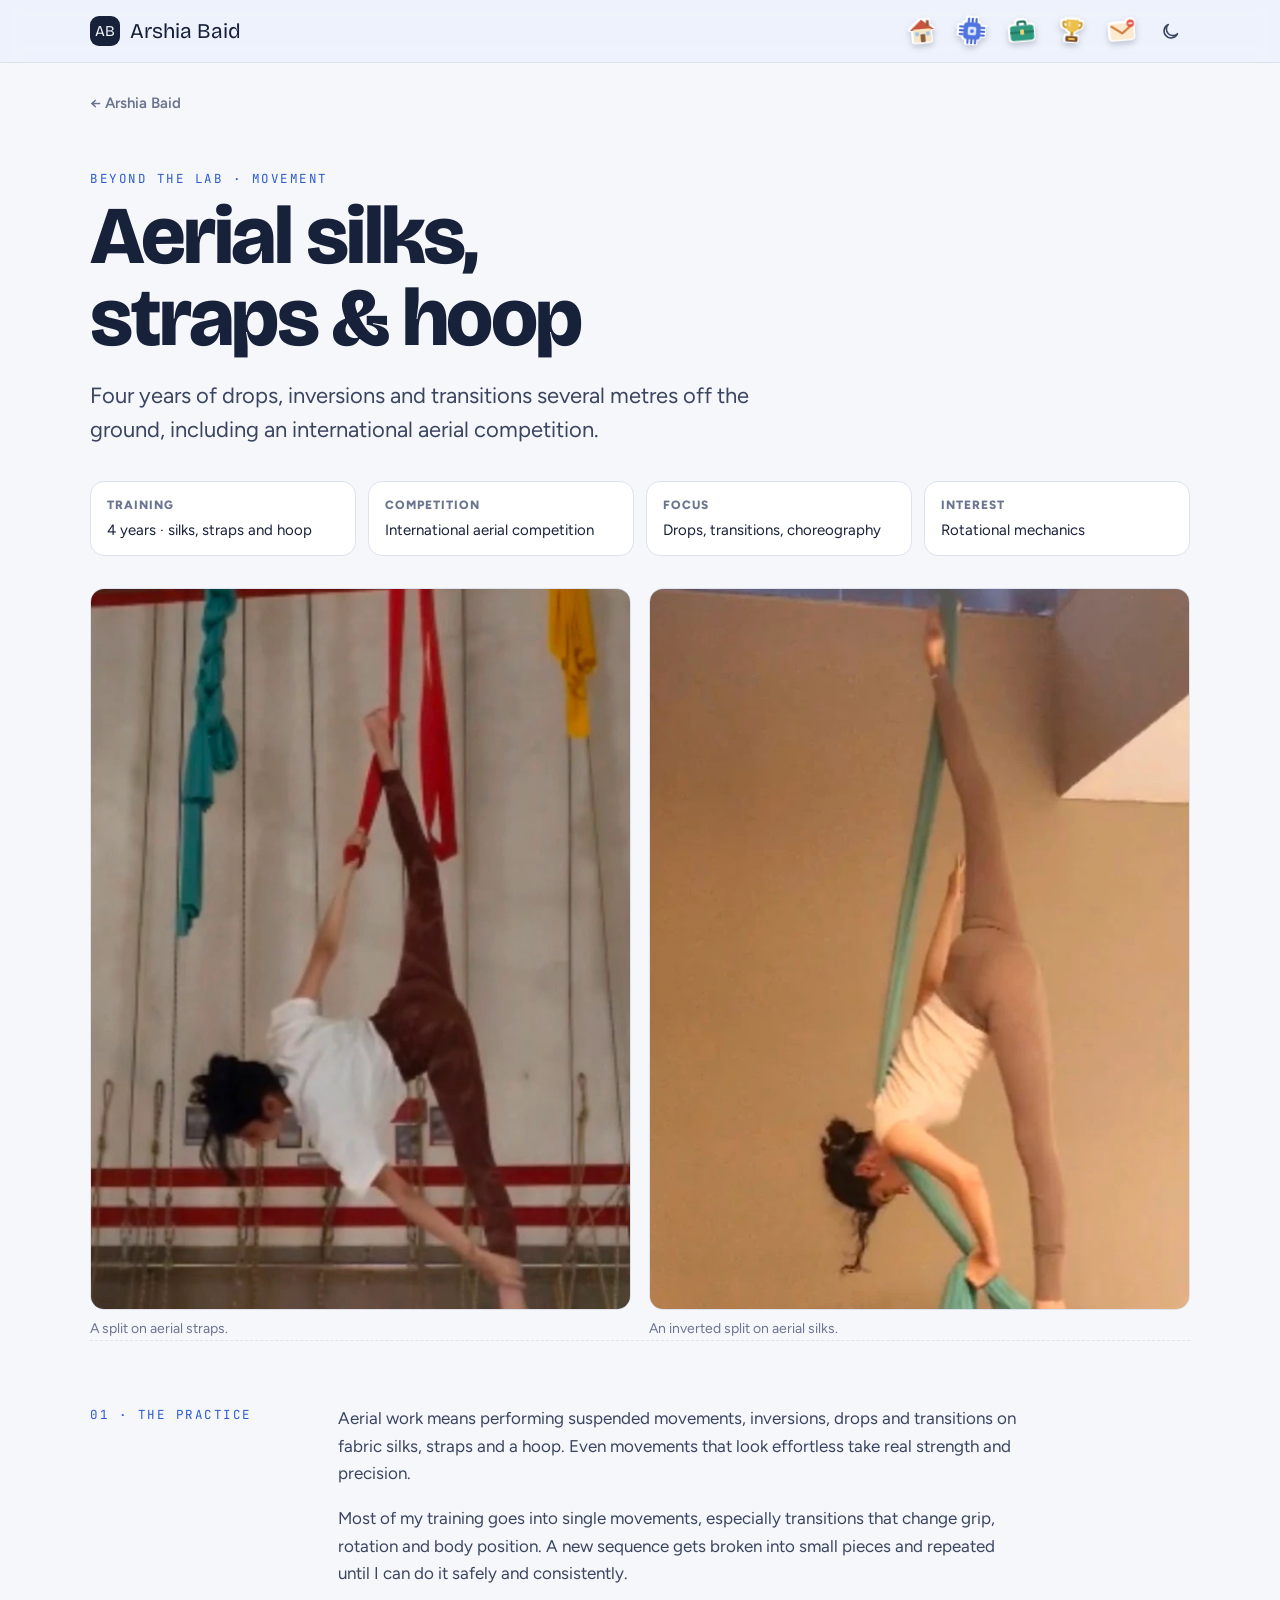
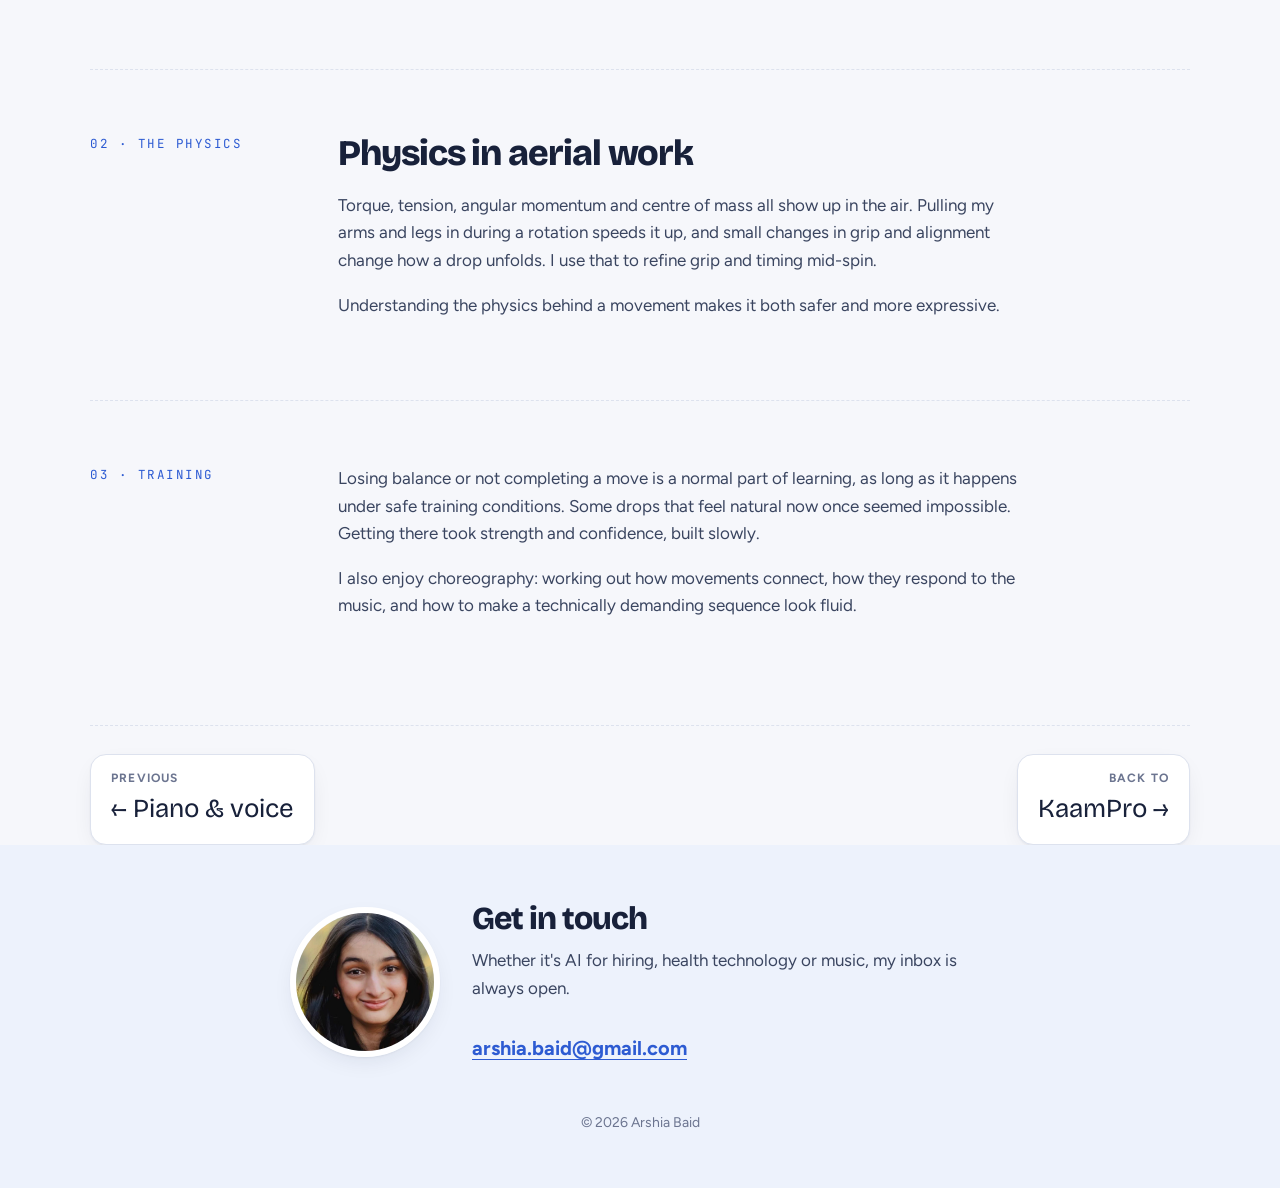
<file: arshia-site/play/aerial.html>
<!doctype html>
<html lang="en" class="no-js">
<head>
  <meta charset="utf-8">
  <meta name="viewport" content="width=device-width, initial-scale=1">
  <title>Aerial Arts — Arshia Baid</title>
  <meta name="robots" content="noindex, nofollow, noarchive">
  <meta name="description" content="Four years of aerial silks, straps and hoop.">
  <meta property="og:title" content="Aerial Arts — Arshia Baid">
  <meta property="og:description" content="Four years of aerial silks, straps and hoop.">
  <link rel="preconnect" href="https://fonts.googleapis.com">
  <link rel="preconnect" href="https://fonts.gstatic.com" crossorigin>
  <link href="https://fonts.googleapis.com/css2?family=Bricolage+Grotesque:opsz,wght@12..96,500;12..96,700;12..96,800&family=Figtree:wght@400;500;600;700;800&family=JetBrains+Mono:wght@400;500&display=swap" rel="stylesheet">
  <link rel="stylesheet" href="../assets/css/style.css">
  <link rel="icon" href="data:image/svg+xml,%3Csvg xmlns='http://www.w3.org/2000/svg' viewBox='0 0 32 32'%3E%3Crect width='32' height='32' rx='6' fill='%232557d6'/%3E%3Ctext x='16' y='22' font-family='Arial' font-size='16' font-weight='700' fill='white' text-anchor='middle'%3EAB%3C/text%3E%3C/svg%3E">
  <script>try{var t=localStorage.getItem("theme");if(t)document.documentElement.setAttribute("data-theme",t)}catch(e){}</script>
  <script defer src="../assets/js/main.js"></script>
</head>
<body>
<a class="skip" href="#main">Skip to content</a>
<header class="top">
  <div class="wrap">
    <a class="brand" href="../index.html"><span class="mark">AB</span>Arshia Baid</a>
    <nav class="icon-nav" aria-label="Main">
      <a href="../index.html" data-tip="home" aria-label="Home"><svg viewBox="0 0 32 32" aria-hidden="true"><polygon points="3,15 16,4 29,15" fill="#c8553a"/><rect x="6.5" y="14" width="19" height="14" rx="1.5" fill="#f6e6c8"/><rect x="14" y="19.5" width="5" height="8.5" rx="1" fill="#8a5a3c"/><rect x="8.5" y="17" width="4" height="4" rx=".6" fill="#9cc3e6"/><rect x="20" y="17" width="4" height="4" rx=".6" fill="#9cc3e6"/><rect x="21" y="5" width="3" height="6" fill="#8a5a3c"/></svg></a>
      <a href="../index.html#kaampro" data-tip="KaamPro" aria-label="KaamPro"><svg viewBox="0 0 32 32" aria-hidden="true"><path d="M12 3v4M16 3v4M20 3v4M12 25v4M16 25v4M20 25v4M3 12h4M3 16h4M3 20h4M25 12h4M25 16h4M25 20h4" stroke="#3f62cf" stroke-width="2.2" stroke-linecap="round"/><rect x="7" y="7" width="18" height="18" rx="4" fill="#4f74e0"/><rect x="11.5" y="11.5" width="9" height="9" rx="2" fill="#dbe5ff"/><circle cx="16" cy="16" r="2" fill="#4f74e0"/></svg></a>
      <a href="../index.html#experience" data-tip="experience" aria-label="Experience"><svg viewBox="0 0 32 32" aria-hidden="true"><path d="M12 10V7.5A1.5 1.5 0 0 1 13.5 6h5A1.5 1.5 0 0 1 20 7.5V10" fill="none" stroke="#1f6e5b" stroke-width="2.4"/><rect x="3.5" y="10" width="25" height="16" rx="3" fill="#2f9a80"/><rect x="3.5" y="16" width="25" height="2.6" fill="#237a64"/><rect x="14" y="14.5" width="4" height="5.5" rx="1" fill="#f6d27a"/></svg></a>
      <a href="../index.html#recognition" data-tip="recognition" aria-label="Recognition"><svg viewBox="0 0 32 32" aria-hidden="true"><path d="M10 7H6.5a3.5 3.5 0 0 0 4 5.2M22 7h3.5a3.5 3.5 0 0 1-4 5.2" fill="none" stroke="#c9961f" stroke-width="2.2"/><path d="M9.5 4h13v7a6.5 6.5 0 0 1-13 0z" fill="#ecc04a"/><path d="M12 6h2v6a3 3 0 0 1-2-2z" fill="#fff" opacity=".45"/><rect x="14.5" y="17" width="3" height="4.5" fill="#c9961f"/><rect x="9.5" y="21.5" width="13" height="6" rx="1.5" fill="#7a4e2d"/><rect x="12.5" y="23.5" width="7" height="2" rx=".5" fill="#ecc04a"/></svg></a>
      <a href="#contact" data-tip="say hi" aria-label="Contact"><svg viewBox="0 0 32 32" aria-hidden="true"><rect x="3.5" y="8" width="25" height="17" rx="3" fill="#fbe9d0"/><path d="M4.5 10l11.5 8.5L27.5 10" fill="none" stroke="#d07a3a" stroke-width="2.2" stroke-linejoin="round"/><circle cx="25.5" cy="8.5" r="4" fill="#e2574c"/><path d="M24 8.5h3" stroke="#fff" stroke-width="1.6" stroke-linecap="round"/></svg></a>
      <button class="theme-btn" type="button" aria-label="Toggle dark mode"><svg viewBox="0 0 24 24" fill="none" stroke="currentColor" stroke-width="1.8" stroke-linecap="round" stroke-linejoin="round" aria-hidden="true"><path d="M20 14.5A8 8 0 1 1 9.5 4a6.5 6.5 0 0 0 10.5 10.5z"/></svg></button>
    </nav>
  </div>
</header>
<main id="main">
<div class="wrap">
  <a class="crumb" href="../index.html">← Arshia Baid</a>

  <header class="case-head">
    <span class="label">Beyond the lab · Movement</span>
    <h1>Aerial silks, straps &amp; hoop</h1>
    <p class="lede">Four years of drops, inversions and transitions several metres off the ground, including an international aerial competition.</p>
    <dl class="facts">
      <div><dt>Training</dt><dd>4 years · silks, straps and hoop</dd></div>
      <div><dt>Competition</dt><dd>International aerial competition</dd></div>
      <div><dt>Focus</dt><dd>Drops, transitions, choreography</dd></div>
      <div><dt>Interest</dt><dd>Rotational mechanics</dd></div>
    </dl>
  </header>

  <div class="fig-row">
    <figure class="fig"><img src="../assets/img/aerial/silks-1.webp" alt="Arshia holding a split on red aerial straps" style="aspect-ratio:3/4;object-fit:cover"><figcaption>A split on aerial straps.</figcaption></figure>
    <figure class="fig"><img src="../assets/img/aerial/silks-2.webp" alt="Arshia in an inverted split wrapped in teal aerial silks" style="aspect-ratio:3/4;object-fit:cover"><figcaption>An inverted split on aerial silks.</figcaption></figure>
  </div>

  <section class="chapter">
    <span class="label">01 · The practice</span>
    <div class="body">
      <p>Aerial work means performing suspended movements, inversions, drops and transitions on fabric silks, straps and a hoop. Even movements that look effortless take real strength and precision.</p>
      <p>Most of my training goes into single movements, especially transitions that change grip, rotation and body position. A new sequence gets broken into small pieces and repeated until I can do it safely and consistently.</p>
    </div>
  </section>

  <section class="chapter">
    <span class="label">02 · The physics</span>
    <div class="body">
      <h2>Physics in aerial work</h2>
      <p>Torque, tension, angular momentum and centre of mass all show up in the air. Pulling my arms and legs in during a rotation speeds it up, and small changes in grip and alignment change how a drop unfolds. I use that to refine grip and timing mid-spin.</p>
      <p>Understanding the physics behind a movement makes it both safer and more expressive.</p>
    </div>
  </section>

  <section class="chapter">
    <span class="label">03 · Training</span>
    <div class="body">
      <p>Losing balance or not completing a move is a normal part of learning, as long as it happens under safe training conditions. Some drops that feel natural now once seemed impossible. Getting there took strength and confidence, built slowly.</p>
      <p>I also enjoy choreography: working out how movements connect, how they respond to the music, and how to make a technically demanding sequence look fluid.</p>
    </div>
  </section>

  <nav class="next-case" aria-label="More">
    <a href="music.html"><small>Previous</small><strong>← Piano &amp; voice</strong></a>
    <a class="r" href="../projects/kaampro.html"><small>Back to</small><strong>KaamPro →</strong></a>
  </nav>
</div>

</main>
<footer class="sec t-blue wave dotted foot" id="contact">
  <div class="wrap">
    <div class="connect">
      <div class="ph-round"><img src="../assets/img/me/portrait.webp" alt="Arshia Baid"></div>
      <div>
        <h2>Get in touch</h2>
        <p>Whether it's AI for hiring, health technology or music, my inbox is always open.</p>
        <a class="mail-hand" href="mailto:arshia.baid@gmail.com">arshia.baid@gmail.com</a>
      </div>
    </div>
    <p class="copy">© <span id="year">2026</span> Arshia Baid</p>
  </div>
</footer>
</body>
</html>
</file>
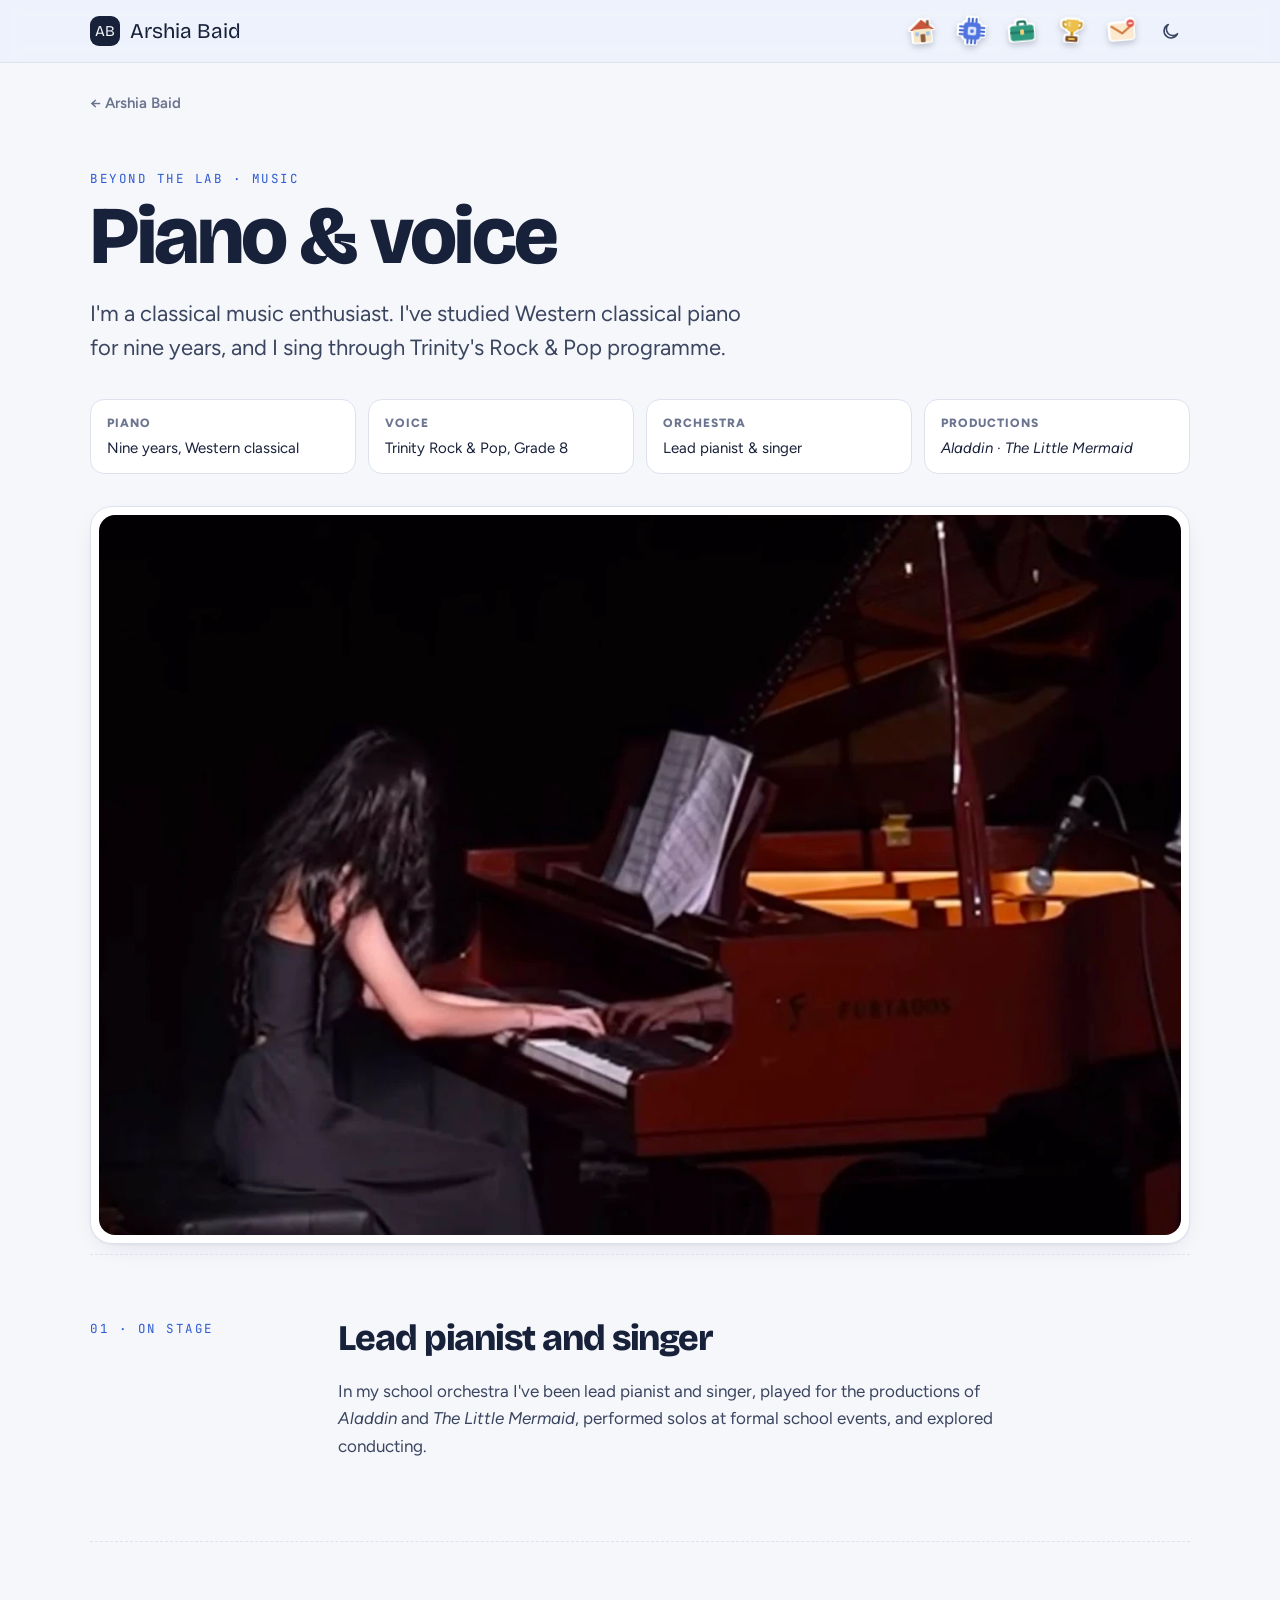
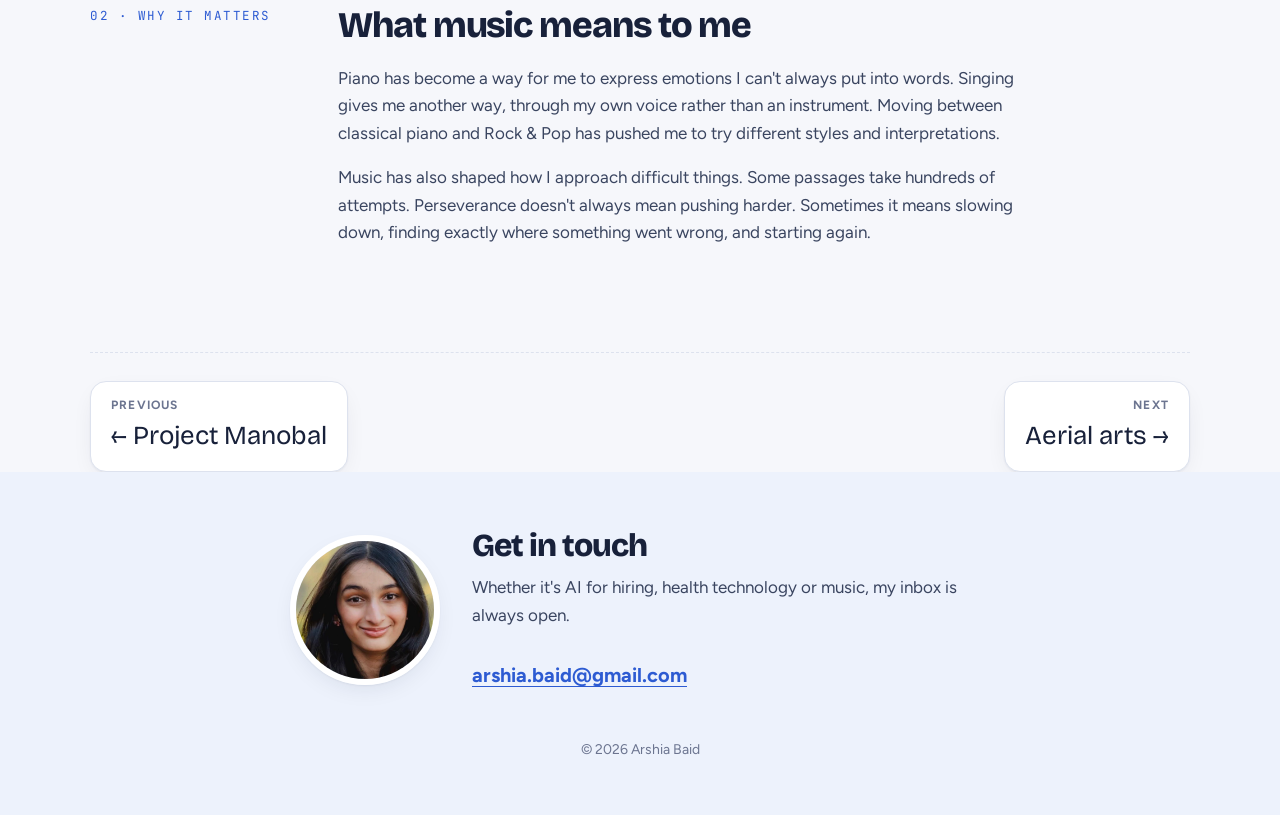
<file: arshia-site/play/music.html>
<!doctype html>
<html lang="en" class="no-js">
<head>
  <meta charset="utf-8">
  <meta name="viewport" content="width=device-width, initial-scale=1">
  <title>Piano & Voice — Arshia Baid</title>
  <meta name="robots" content="noindex, nofollow, noarchive">
  <meta name="description" content="Nine years of Western classical piano and Rock & Pop singing.">
  <meta property="og:title" content="Piano & Voice — Arshia Baid">
  <meta property="og:description" content="Nine years of Western classical piano and Rock & Pop singing.">
  <link rel="preconnect" href="https://fonts.googleapis.com">
  <link rel="preconnect" href="https://fonts.gstatic.com" crossorigin>
  <link href="https://fonts.googleapis.com/css2?family=Bricolage+Grotesque:opsz,wght@12..96,500;12..96,700;12..96,800&family=Figtree:wght@400;500;600;700;800&family=JetBrains+Mono:wght@400;500&display=swap" rel="stylesheet">
  <link rel="stylesheet" href="../assets/css/style.css">
  <link rel="icon" href="data:image/svg+xml,%3Csvg xmlns='http://www.w3.org/2000/svg' viewBox='0 0 32 32'%3E%3Crect width='32' height='32' rx='6' fill='%232557d6'/%3E%3Ctext x='16' y='22' font-family='Arial' font-size='16' font-weight='700' fill='white' text-anchor='middle'%3EAB%3C/text%3E%3C/svg%3E">
  <script>try{var t=localStorage.getItem("theme");if(t)document.documentElement.setAttribute("data-theme",t)}catch(e){}</script>
  <script defer src="../assets/js/main.js"></script>
</head>
<body>
<a class="skip" href="#main">Skip to content</a>
<header class="top">
  <div class="wrap">
    <a class="brand" href="../index.html"><span class="mark">AB</span>Arshia Baid</a>
    <nav class="icon-nav" aria-label="Main">
      <a href="../index.html" data-tip="home" aria-label="Home"><svg viewBox="0 0 32 32" aria-hidden="true"><polygon points="3,15 16,4 29,15" fill="#c8553a"/><rect x="6.5" y="14" width="19" height="14" rx="1.5" fill="#f6e6c8"/><rect x="14" y="19.5" width="5" height="8.5" rx="1" fill="#8a5a3c"/><rect x="8.5" y="17" width="4" height="4" rx=".6" fill="#9cc3e6"/><rect x="20" y="17" width="4" height="4" rx=".6" fill="#9cc3e6"/><rect x="21" y="5" width="3" height="6" fill="#8a5a3c"/></svg></a>
      <a href="../index.html#kaampro" data-tip="KaamPro" aria-label="KaamPro"><svg viewBox="0 0 32 32" aria-hidden="true"><path d="M12 3v4M16 3v4M20 3v4M12 25v4M16 25v4M20 25v4M3 12h4M3 16h4M3 20h4M25 12h4M25 16h4M25 20h4" stroke="#3f62cf" stroke-width="2.2" stroke-linecap="round"/><rect x="7" y="7" width="18" height="18" rx="4" fill="#4f74e0"/><rect x="11.5" y="11.5" width="9" height="9" rx="2" fill="#dbe5ff"/><circle cx="16" cy="16" r="2" fill="#4f74e0"/></svg></a>
      <a href="../index.html#experience" data-tip="experience" aria-label="Experience"><svg viewBox="0 0 32 32" aria-hidden="true"><path d="M12 10V7.5A1.5 1.5 0 0 1 13.5 6h5A1.5 1.5 0 0 1 20 7.5V10" fill="none" stroke="#1f6e5b" stroke-width="2.4"/><rect x="3.5" y="10" width="25" height="16" rx="3" fill="#2f9a80"/><rect x="3.5" y="16" width="25" height="2.6" fill="#237a64"/><rect x="14" y="14.5" width="4" height="5.5" rx="1" fill="#f6d27a"/></svg></a>
      <a href="../index.html#recognition" data-tip="recognition" aria-label="Recognition"><svg viewBox="0 0 32 32" aria-hidden="true"><path d="M10 7H6.5a3.5 3.5 0 0 0 4 5.2M22 7h3.5a3.5 3.5 0 0 1-4 5.2" fill="none" stroke="#c9961f" stroke-width="2.2"/><path d="M9.5 4h13v7a6.5 6.5 0 0 1-13 0z" fill="#ecc04a"/><path d="M12 6h2v6a3 3 0 0 1-2-2z" fill="#fff" opacity=".45"/><rect x="14.5" y="17" width="3" height="4.5" fill="#c9961f"/><rect x="9.5" y="21.5" width="13" height="6" rx="1.5" fill="#7a4e2d"/><rect x="12.5" y="23.5" width="7" height="2" rx=".5" fill="#ecc04a"/></svg></a>
      <a href="#contact" data-tip="say hi" aria-label="Contact"><svg viewBox="0 0 32 32" aria-hidden="true"><rect x="3.5" y="8" width="25" height="17" rx="3" fill="#fbe9d0"/><path d="M4.5 10l11.5 8.5L27.5 10" fill="none" stroke="#d07a3a" stroke-width="2.2" stroke-linejoin="round"/><circle cx="25.5" cy="8.5" r="4" fill="#e2574c"/><path d="M24 8.5h3" stroke="#fff" stroke-width="1.6" stroke-linecap="round"/></svg></a>
      <button class="theme-btn" type="button" aria-label="Toggle dark mode"><svg viewBox="0 0 24 24" fill="none" stroke="currentColor" stroke-width="1.8" stroke-linecap="round" stroke-linejoin="round" aria-hidden="true"><path d="M20 14.5A8 8 0 1 1 9.5 4a6.5 6.5 0 0 0 10.5 10.5z"/></svg></button>
    </nav>
  </div>
</header>
<main id="main">
<div class="wrap">
  <a class="crumb" href="../index.html">← Arshia Baid</a>

  <header class="case-head">
    <span class="label">Beyond the lab · Music</span>
    <h1>Piano &amp; voice</h1>
    <p class="lede">I'm a classical music enthusiast. I've studied Western classical piano for nine years, and I sing through Trinity's Rock &amp; Pop programme.</p>
    <dl class="facts">
      <div><dt>Piano</dt><dd>Nine years, Western classical</dd></div>
      <div><dt>Voice</dt><dd>Trinity Rock &amp; Pop, Grade 8</dd></div>
      <div><dt>Orchestra</dt><dd>Lead pianist &amp; singer</dd></div>
      <div><dt>Productions</dt><dd><em>Aladdin</em> · <em>The Little Mermaid</em></dd></div>
    </dl>
  </header>

  <figure class="hero-img"><img src="../assets/img/music/piano-1.webp" alt="Arshia performing on a grand piano on stage" style="max-height:720px;object-position:center 40%"></figure>

  <section class="chapter">
    <span class="label">01 · On stage</span>
    <div class="body">
      <h2>Lead pianist and singer</h2>
      <p>In my school orchestra I've been lead pianist and singer, played for the productions of <em>Aladdin</em> and <em>The Little Mermaid</em>, performed solos at formal school events, and explored conducting.</p>
    </div>
  </section>

  <section class="chapter">
    <span class="label">02 · Why it matters</span>
    <div class="body">
      <h2>What music means to me</h2>
      <p>Piano has become a way for me to express emotions I can't always put into words. Singing gives me another way, through my own voice rather than an instrument. Moving between classical piano and Rock &amp; Pop has pushed me to try different styles and interpretations.</p>
      <p>Music has also shaped how I approach difficult things. Some passages take hundreds of attempts. Perseverance doesn't always mean pushing harder. Sometimes it means slowing down, finding exactly where something went wrong, and starting again.</p>
    </div>
  </section>

  <nav class="next-case" aria-label="More">
    <a href="../projects/manobal.html"><small>Previous</small><strong>← Project Manobal</strong></a>
    <a class="r" href="aerial.html"><small>Next</small><strong>Aerial arts →</strong></a>
  </nav>
</div>

</main>
<footer class="sec t-blue wave dotted foot" id="contact">
  <div class="wrap">
    <div class="connect">
      <div class="ph-round"><img src="../assets/img/me/portrait.webp" alt="Arshia Baid"></div>
      <div>
        <h2>Get in touch</h2>
        <p>Whether it's AI for hiring, health technology or music, my inbox is always open.</p>
        <a class="mail-hand" href="mailto:arshia.baid@gmail.com">arshia.baid@gmail.com</a>
      </div>
    </div>
    <p class="copy">© <span id="year">2026</span> Arshia Baid</p>
  </div>
</footer>
</body>
</html>
</file>
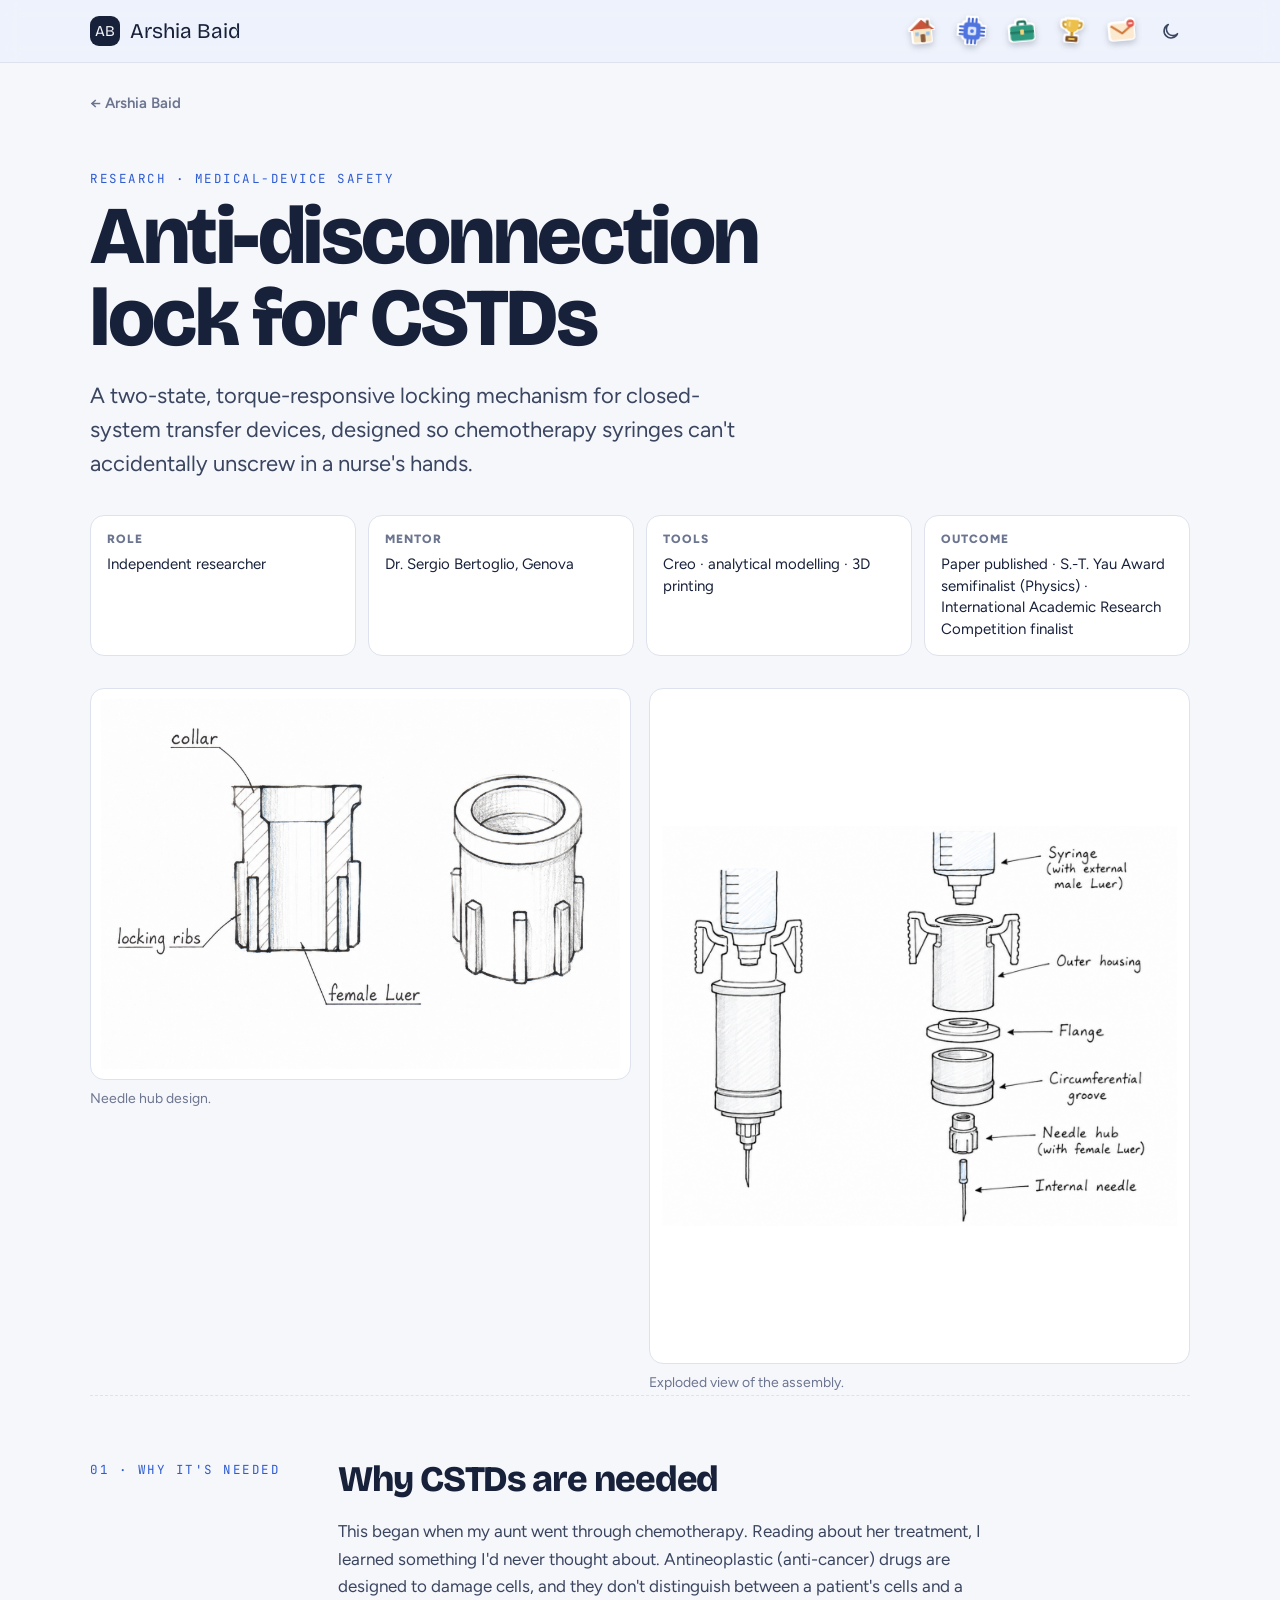
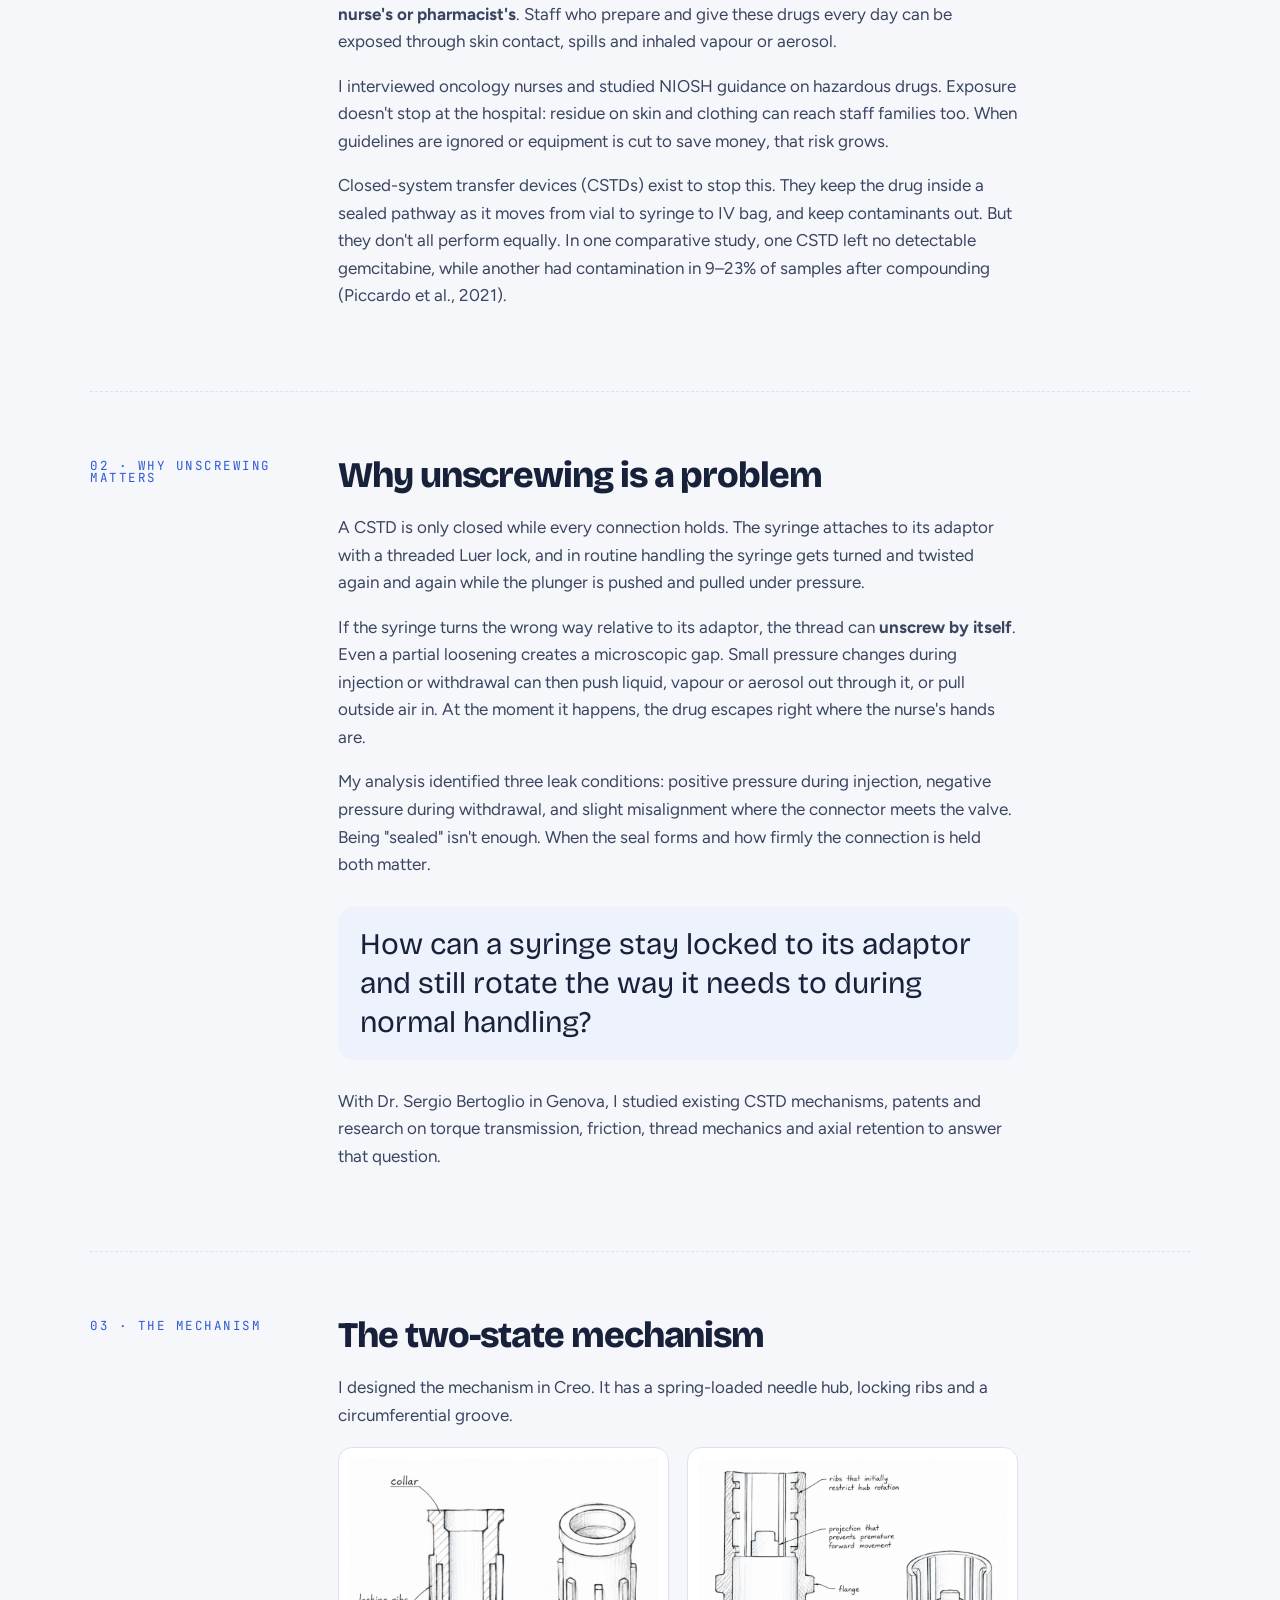
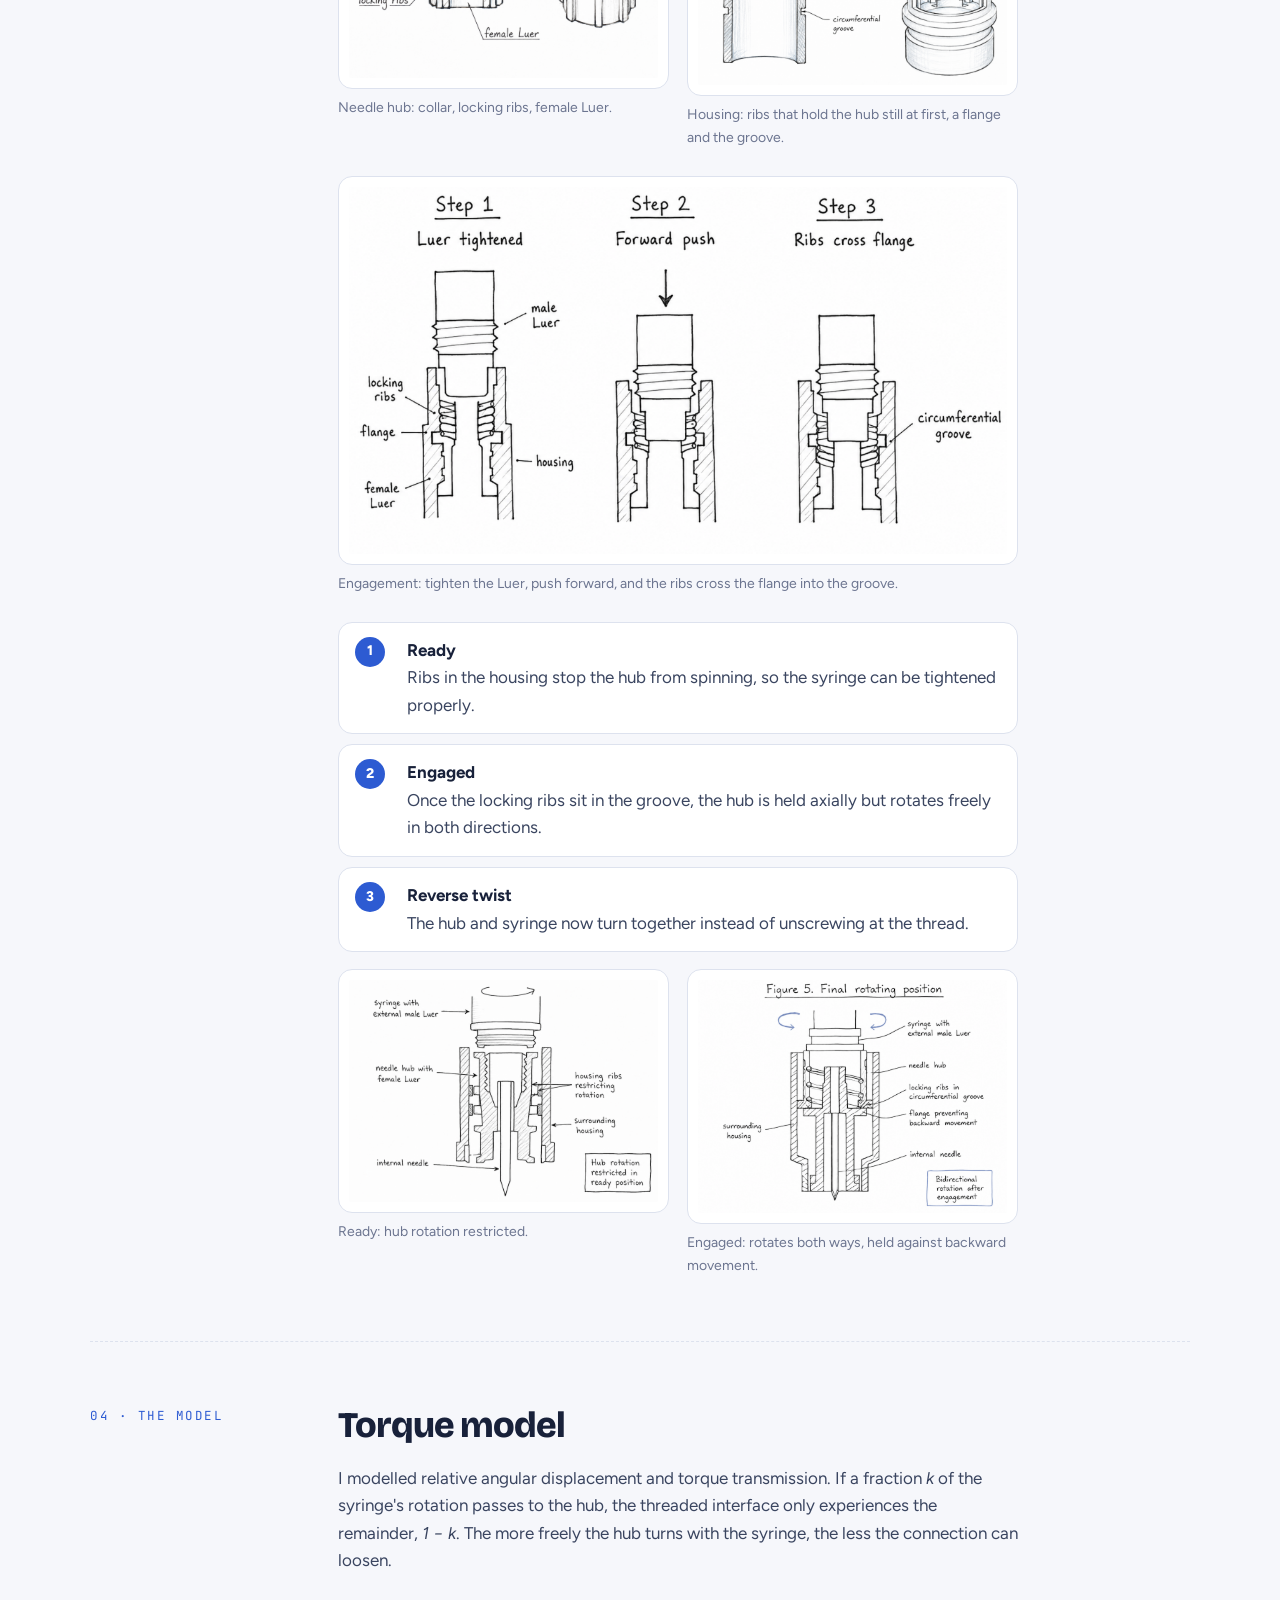
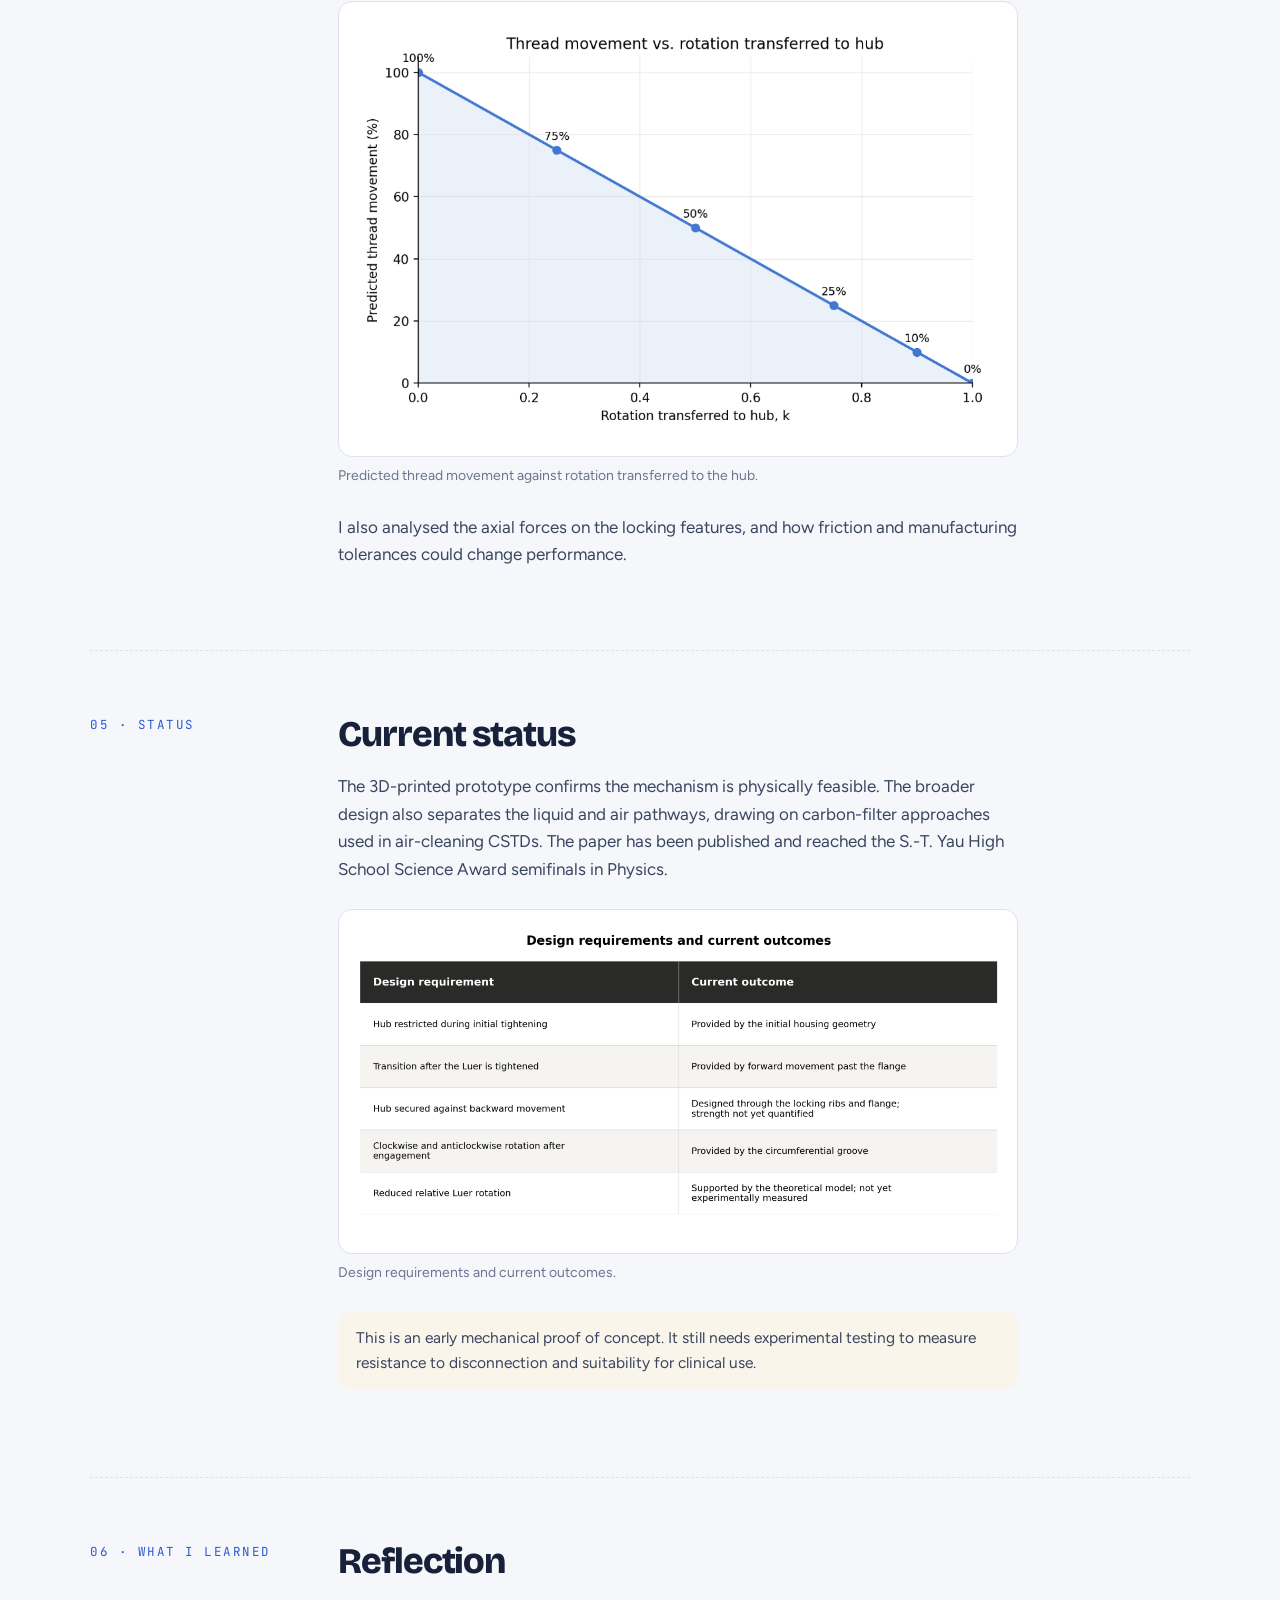
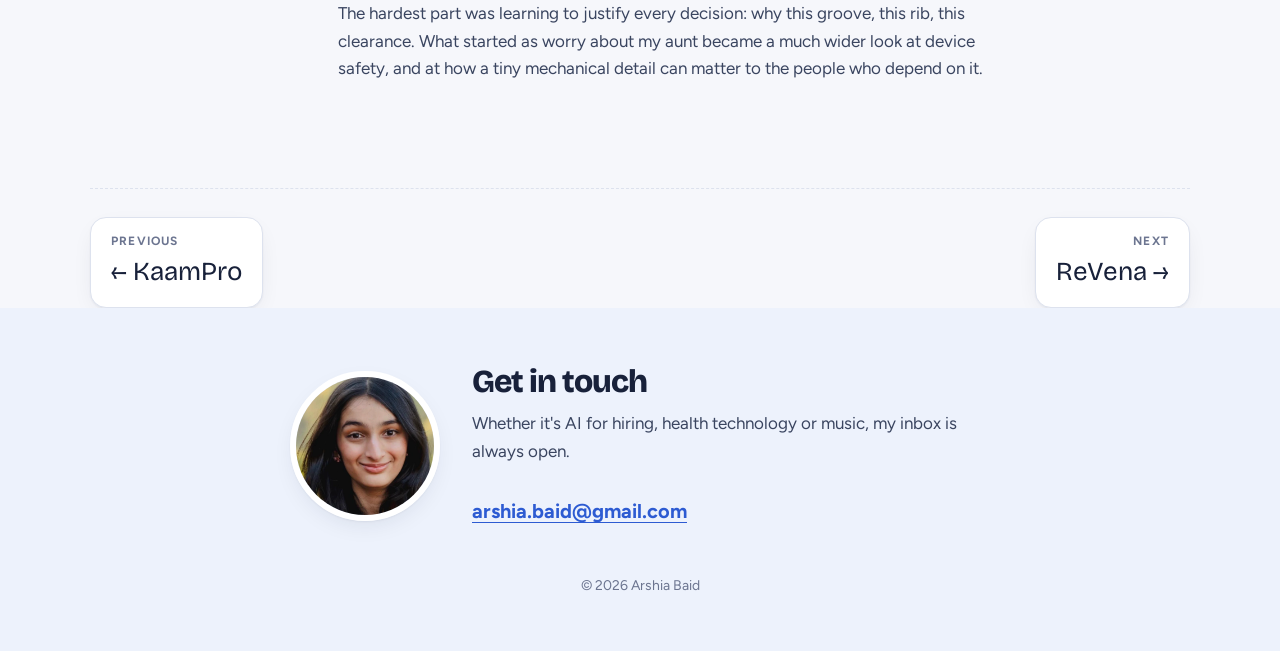
<file: arshia-site/projects/cstd.html>
<!doctype html>
<html lang="en" class="no-js">
<head>
  <meta charset="utf-8">
  <meta name="viewport" content="width=device-width, initial-scale=1">
  <title>CSTD Anti-Disconnection Mechanism — Arshia Baid</title>
  <meta name="robots" content="noindex, nofollow, noarchive">
  <meta name="description" content="A two-state, torque-responsive locking mechanism for closed-system transfer device syringe adaptors.">
  <meta property="og:title" content="CSTD Anti-Disconnection Mechanism — Arshia Baid">
  <meta property="og:description" content="A two-state, torque-responsive locking mechanism for closed-system transfer device syringe adaptors.">
  <link rel="preconnect" href="https://fonts.googleapis.com">
  <link rel="preconnect" href="https://fonts.gstatic.com" crossorigin>
  <link href="https://fonts.googleapis.com/css2?family=Bricolage+Grotesque:opsz,wght@12..96,500;12..96,700;12..96,800&family=Figtree:wght@400;500;600;700;800&family=JetBrains+Mono:wght@400;500&display=swap" rel="stylesheet">
  <link rel="stylesheet" href="../assets/css/style.css">
  <link rel="icon" href="data:image/svg+xml,%3Csvg xmlns='http://www.w3.org/2000/svg' viewBox='0 0 32 32'%3E%3Crect width='32' height='32' rx='6' fill='%232557d6'/%3E%3Ctext x='16' y='22' font-family='Arial' font-size='16' font-weight='700' fill='white' text-anchor='middle'%3EAB%3C/text%3E%3C/svg%3E">
  <script>try{var t=localStorage.getItem("theme");if(t)document.documentElement.setAttribute("data-theme",t)}catch(e){}</script>
  <script defer src="../assets/js/main.js"></script>
</head>
<body>
<a class="skip" href="#main">Skip to content</a>
<header class="top">
  <div class="wrap">
    <a class="brand" href="../index.html"><span class="mark">AB</span>Arshia Baid</a>
    <nav class="icon-nav" aria-label="Main">
      <a href="../index.html" data-tip="home" aria-label="Home"><svg viewBox="0 0 32 32" aria-hidden="true"><polygon points="3,15 16,4 29,15" fill="#c8553a"/><rect x="6.5" y="14" width="19" height="14" rx="1.5" fill="#f6e6c8"/><rect x="14" y="19.5" width="5" height="8.5" rx="1" fill="#8a5a3c"/><rect x="8.5" y="17" width="4" height="4" rx=".6" fill="#9cc3e6"/><rect x="20" y="17" width="4" height="4" rx=".6" fill="#9cc3e6"/><rect x="21" y="5" width="3" height="6" fill="#8a5a3c"/></svg></a>
      <a href="../index.html#kaampro" data-tip="KaamPro" aria-label="KaamPro"><svg viewBox="0 0 32 32" aria-hidden="true"><path d="M12 3v4M16 3v4M20 3v4M12 25v4M16 25v4M20 25v4M3 12h4M3 16h4M3 20h4M25 12h4M25 16h4M25 20h4" stroke="#3f62cf" stroke-width="2.2" stroke-linecap="round"/><rect x="7" y="7" width="18" height="18" rx="4" fill="#4f74e0"/><rect x="11.5" y="11.5" width="9" height="9" rx="2" fill="#dbe5ff"/><circle cx="16" cy="16" r="2" fill="#4f74e0"/></svg></a>
      <a href="../index.html#experience" data-tip="experience" aria-label="Experience"><svg viewBox="0 0 32 32" aria-hidden="true"><path d="M12 10V7.5A1.5 1.5 0 0 1 13.5 6h5A1.5 1.5 0 0 1 20 7.5V10" fill="none" stroke="#1f6e5b" stroke-width="2.4"/><rect x="3.5" y="10" width="25" height="16" rx="3" fill="#2f9a80"/><rect x="3.5" y="16" width="25" height="2.6" fill="#237a64"/><rect x="14" y="14.5" width="4" height="5.5" rx="1" fill="#f6d27a"/></svg></a>
      <a href="../index.html#recognition" data-tip="recognition" aria-label="Recognition"><svg viewBox="0 0 32 32" aria-hidden="true"><path d="M10 7H6.5a3.5 3.5 0 0 0 4 5.2M22 7h3.5a3.5 3.5 0 0 1-4 5.2" fill="none" stroke="#c9961f" stroke-width="2.2"/><path d="M9.5 4h13v7a6.5 6.5 0 0 1-13 0z" fill="#ecc04a"/><path d="M12 6h2v6a3 3 0 0 1-2-2z" fill="#fff" opacity=".45"/><rect x="14.5" y="17" width="3" height="4.5" fill="#c9961f"/><rect x="9.5" y="21.5" width="13" height="6" rx="1.5" fill="#7a4e2d"/><rect x="12.5" y="23.5" width="7" height="2" rx=".5" fill="#ecc04a"/></svg></a>
      <a href="#contact" data-tip="say hi" aria-label="Contact"><svg viewBox="0 0 32 32" aria-hidden="true"><rect x="3.5" y="8" width="25" height="17" rx="3" fill="#fbe9d0"/><path d="M4.5 10l11.5 8.5L27.5 10" fill="none" stroke="#d07a3a" stroke-width="2.2" stroke-linejoin="round"/><circle cx="25.5" cy="8.5" r="4" fill="#e2574c"/><path d="M24 8.5h3" stroke="#fff" stroke-width="1.6" stroke-linecap="round"/></svg></a>
      <button class="theme-btn" type="button" aria-label="Toggle dark mode"><svg viewBox="0 0 24 24" fill="none" stroke="currentColor" stroke-width="1.8" stroke-linecap="round" stroke-linejoin="round" aria-hidden="true"><path d="M20 14.5A8 8 0 1 1 9.5 4a6.5 6.5 0 0 0 10.5 10.5z"/></svg></button>
    </nav>
  </div>
</header>
<main id="main">
<div class="wrap">
  <a class="crumb" href="../index.html">← Arshia Baid</a>

  <header class="case-head">
    <span class="label">Research · Medical-device safety</span>
    <h1>Anti-disconnection lock for CSTDs</h1>
    <p class="lede">A two-state, torque-responsive locking mechanism for closed-system transfer devices, designed so chemotherapy syringes can't accidentally unscrew in a nurse's hands.</p>
    <dl class="facts">
      <div><dt>Role</dt><dd>Independent researcher</dd></div>
      <div><dt>Mentor</dt><dd>Dr. Sergio Bertoglio, Genova</dd></div>
      <div><dt>Tools</dt><dd>Creo · analytical modelling · 3D printing</dd></div>
      <div><dt>Outcome</dt><dd>Paper published · S.-T. Yau Award semifinalist (Physics) · International Academic Research Competition finalist</dd></div>
    </dl>
  </header>

  <div class="fig-row">
    <figure class="fig paper"><img src="../assets/img/cstd/needle-hub.png" alt="Needle hub drawing"><figcaption>Needle hub design.</figcaption></figure>
    <figure class="fig"><img src="../assets/img/cstd/exploded.png" alt="Exploded view: syringe, outer housing, flange, circumferential groove, needle hub, internal needle" style="aspect-ratio:4/5;object-fit:contain;padding:12px"><figcaption>Exploded view of the assembly.</figcaption></figure>
  </div>

  <section class="chapter">
    <span class="label">01 · Why it's needed</span>
    <div class="body">
      <h2>Why CSTDs are needed</h2>
      <p>This began when my aunt went through chemotherapy. Reading about her treatment, I learned something I'd never thought about. Antineoplastic (anti-cancer) drugs are designed to damage cells, and they don't distinguish between a patient's cells and a <strong>nurse's or pharmacist's</strong>. Staff who prepare and give these drugs every day can be exposed through skin contact, spills and inhaled vapour or aerosol.</p>
      <p>I interviewed oncology nurses and studied NIOSH guidance on hazardous drugs. Exposure doesn't stop at the hospital: residue on skin and clothing can reach staff families too. When guidelines are ignored or equipment is cut to save money, that risk grows.</p>
      <p>Closed-system transfer devices (CSTDs) exist to stop this. They keep the drug inside a sealed pathway as it moves from vial to syringe to IV bag, and keep contaminants out. But they don't all perform equally. In one comparative study, one CSTD left no detectable gemcitabine, while another had contamination in 9–23% of samples after compounding (Piccardo et al., 2021).</p>
    </div>
  </section>

  <section class="chapter">
    <span class="label">02 · Why unscrewing matters</span>
    <div class="body">
      <h2>Why unscrewing is a problem</h2>
      <p>A CSTD is only closed while every connection holds. The syringe attaches to its adaptor with a threaded Luer lock, and in routine handling the syringe gets turned and twisted again and again while the plunger is pushed and pulled under pressure.</p>
      <p>If the syringe turns the wrong way relative to its adaptor, the thread can <strong>unscrew by itself</strong>. Even a partial loosening creates a microscopic gap. Small pressure changes during injection or withdrawal can then push liquid, vapour or aerosol out through it, or pull outside air in. At the moment it happens, the drug escapes right where the nurse's hands are.</p>
      <p>My analysis identified three leak conditions: positive pressure during injection, negative pressure during withdrawal, and slight misalignment where the connector meets the valve. Being "sealed" isn't enough. When the seal forms and how firmly the connection is held both matter.</p>
      <blockquote class="quote">How can a syringe stay locked to its adaptor and still rotate the way it needs to during normal handling?</blockquote>
      <p>With Dr. Sergio Bertoglio in Genova, I studied existing CSTD mechanisms, patents and research on torque transmission, friction, thread mechanics and axial retention to answer that question.</p>
    </div>
  </section>

  <section class="chapter">
    <span class="label">03 · The mechanism</span>
    <div class="body">
      <h2>The two-state mechanism</h2>
      <p>I designed the mechanism in Creo. It has a spring-loaded needle hub, locking ribs and a circumferential groove.</p>
      <div class="fig-row">
        <figure class="fig paper"><img src="../assets/img/cstd/needle-hub.png" alt="Needle hub with collar, locking ribs and female Luer"><figcaption>Needle hub: collar, locking ribs, female Luer.</figcaption></figure>
        <figure class="fig paper"><img src="../assets/img/cstd/housing.png" alt="Housing with ribs, projection, flange and circumferential groove"><figcaption>Housing: ribs that hold the hub still at first, a flange and the groove.</figcaption></figure>
      </div>
      <figure class="fig paper"><img src="../assets/img/cstd/engagement-steps.png" alt="Three steps: Luer tightened, forward push, ribs cross flange into groove"><figcaption>Engagement: tighten the Luer, push forward, and the ribs cross the flange into the groove.</figcaption></figure>
      <ol class="steps">
        <li><div><b>Ready</b>Ribs in the housing stop the hub from spinning, so the syringe can be tightened properly.</div></li>
        <li><div><b>Engaged</b>Once the locking ribs sit in the groove, the hub is held axially but rotates freely in both directions.</div></li>
        <li><div><b>Reverse twist</b>The hub and syringe now turn together instead of unscrewing at the thread.</div></li>
      </ol>
      <div class="fig-row">
        <figure class="fig paper"><img src="../assets/img/cstd/ready-position.png" alt="Cross-section with hub rotation restricted"><figcaption>Ready: hub rotation restricted.</figcaption></figure>
        <figure class="fig paper"><img src="../assets/img/cstd/final-position.png" alt="Cross-section with bidirectional rotation after engagement"><figcaption>Engaged: rotates both ways, held against backward movement.</figcaption></figure>
      </div>
    </div>
  </section>

  <section class="chapter">
    <span class="label">04 · The model</span>
    <div class="body">
      <h2>Torque model</h2>
      <p>I modelled relative angular displacement and torque transmission. If a fraction <em>k</em> of the syringe's rotation passes to the hub, the threaded interface only experiences the remainder, <em>1 − k</em>. The more freely the hub turns with the syringe, the less the connection can loosen.</p>
      <figure class="fig paper"><img src="../assets/img/cstd/thread-graph.png" alt="Graph: predicted thread movement falls linearly from 100% to 0% as rotation transferred rises from 0 to 1"><figcaption>Predicted thread movement against rotation transferred to the hub.</figcaption></figure>
      <p>I also analysed the axial forces on the locking features, and how friction and manufacturing tolerances could change performance.</p>
    </div>
  </section>

  <section class="chapter">
    <span class="label">05 · Status</span>
    <div class="body">
      <h2>Current status</h2>
      <p>The 3D-printed prototype confirms the mechanism is physically feasible. The broader design also separates the liquid and air pathways, drawing on carbon-filter approaches used in air-cleaning CSTDs. The paper has been published and reached the S.-T. Yau High School Science Award semifinals in Physics.</p>
      <figure class="fig paper"><img src="../assets/img/cstd/requirements.png" alt="Table of design requirements and current outcomes"><figcaption>Design requirements and current outcomes.</figcaption></figure>
      <div class="aside"><p>This is an early mechanical proof of concept. It still needs experimental testing to measure resistance to disconnection and suitability for clinical use.</p></div>
    </div>
  </section>

  <section class="chapter">
    <span class="label">06 · What I learned</span>
    <div class="body">
      <h2>Reflection</h2>
      <p>The hardest part was learning to justify every decision: why this groove, this rib, this clearance. What started as worry about my aunt became a much wider look at device safety, and at how a tiny mechanical detail can matter to the people who depend on it.</p>
    </div>
  </section>

  <nav class="next-case" aria-label="More work">
    <a href="kaampro.html"><small>Previous</small><strong>← KaamPro</strong></a>
    <a class="r" href="revena.html"><small>Next</small><strong>ReVena →</strong></a>
  </nav>
</div>

</main>
<footer class="sec t-blue wave dotted foot" id="contact">
  <div class="wrap">
    <div class="connect">
      <div class="ph-round"><img src="../assets/img/me/portrait.webp" alt="Arshia Baid"></div>
      <div>
        <h2>Get in touch</h2>
        <p>Whether it's AI for hiring, health technology or music, my inbox is always open.</p>
        <a class="mail-hand" href="mailto:arshia.baid@gmail.com">arshia.baid@gmail.com</a>
      </div>
    </div>
    <p class="copy">© <span id="year">2026</span> Arshia Baid</p>
  </div>
</footer>
</body>
</html>
</file>
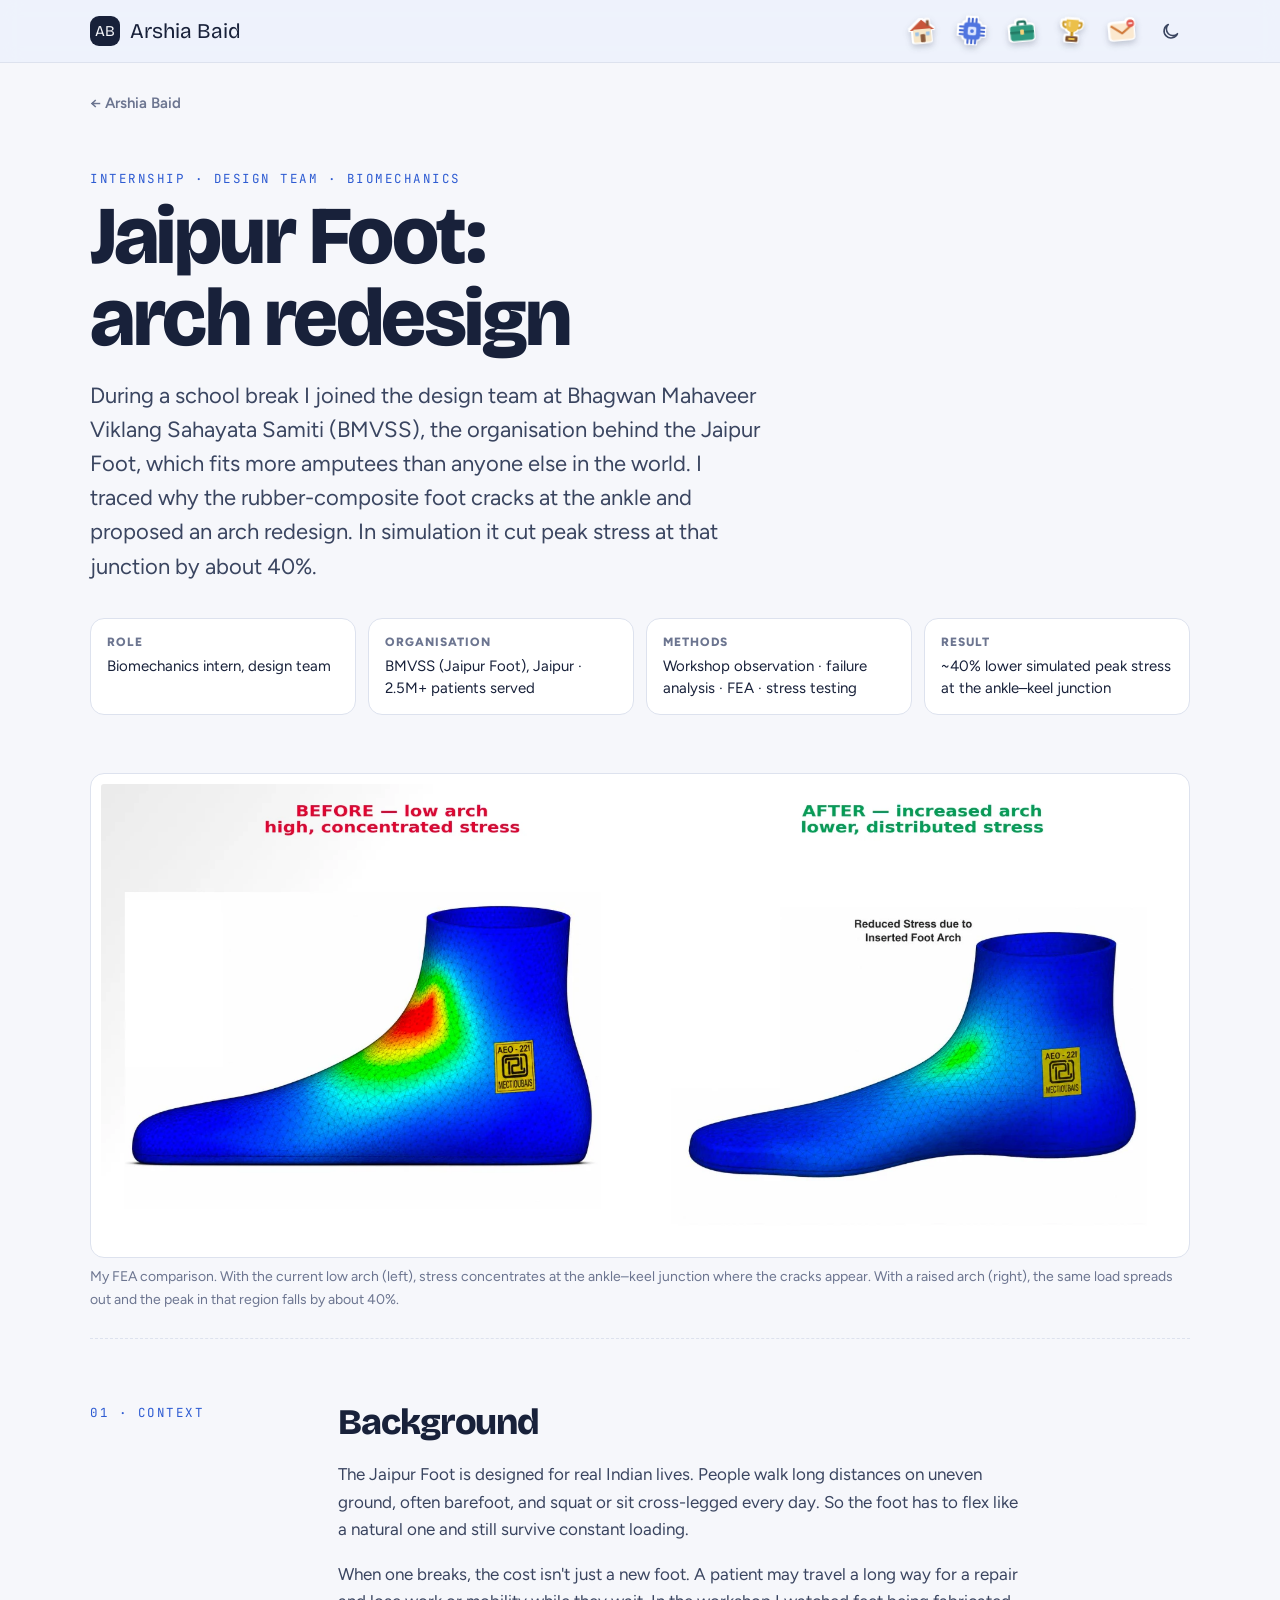
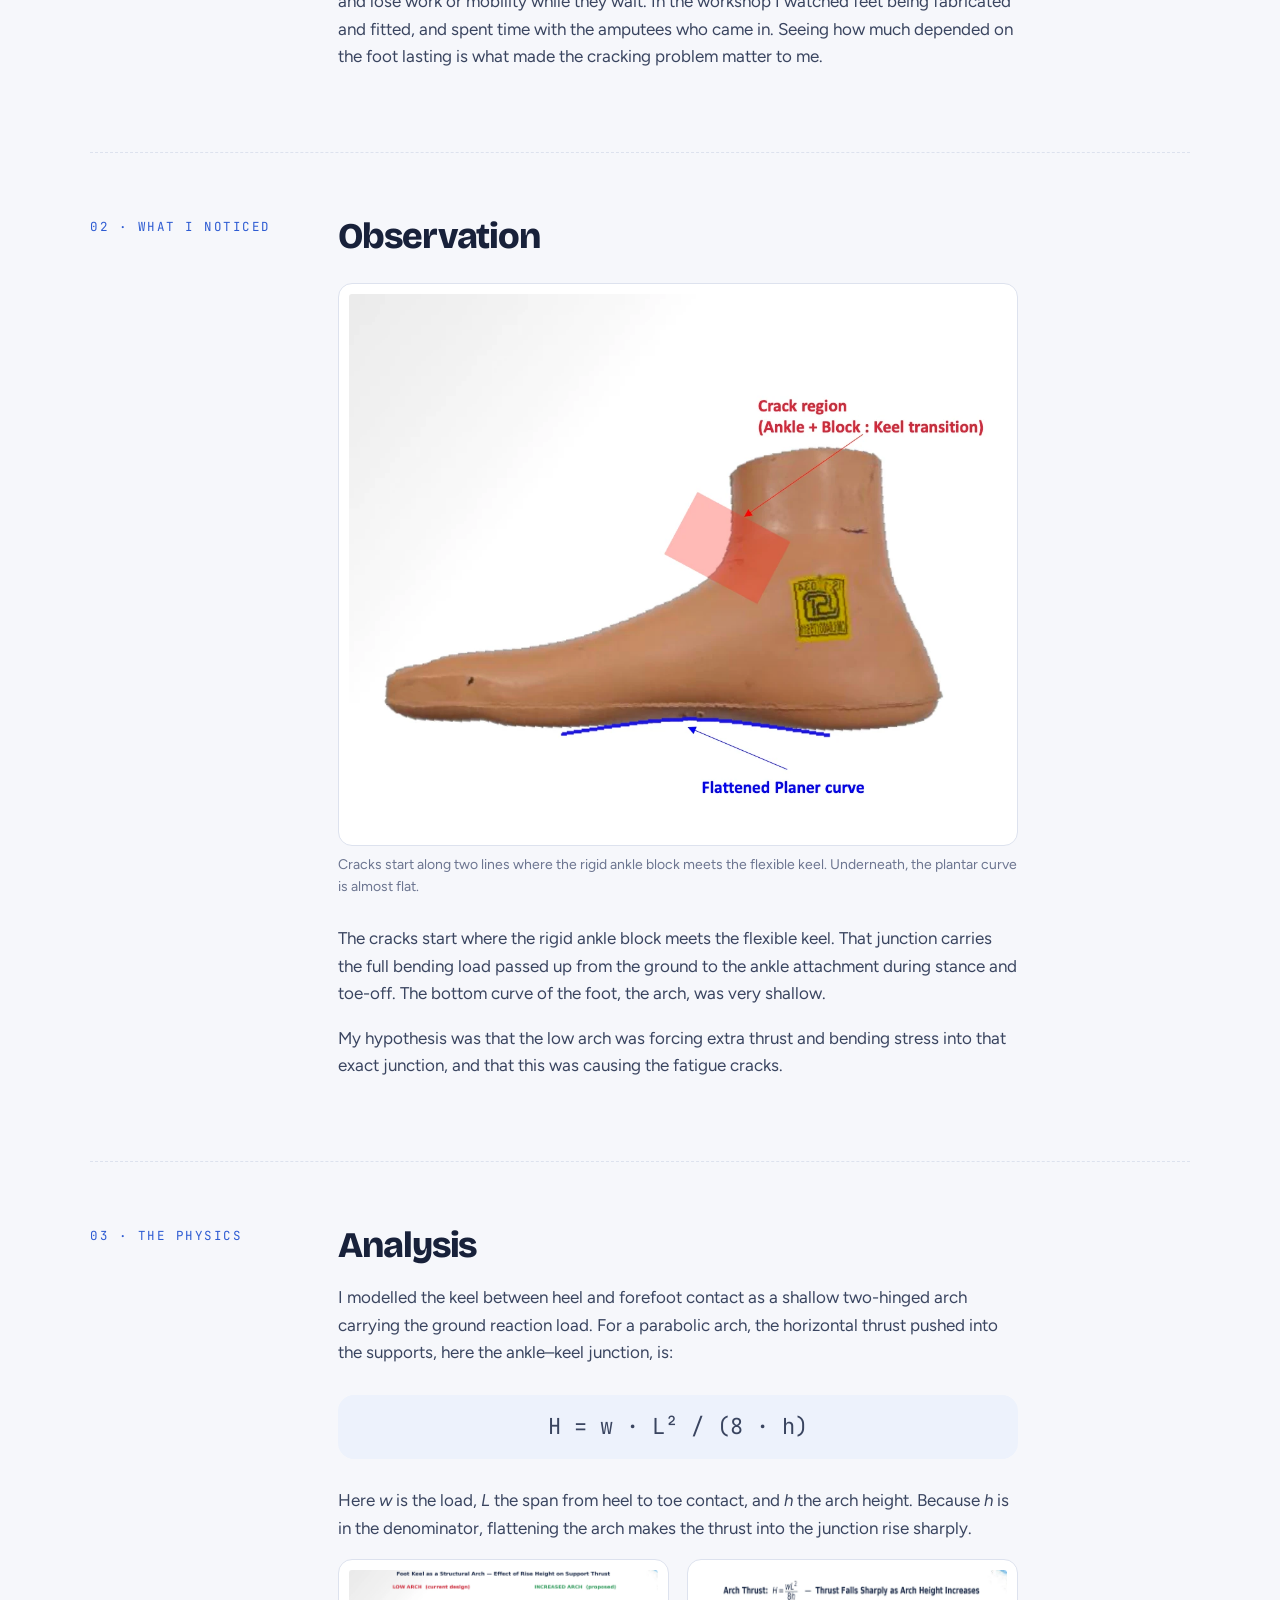
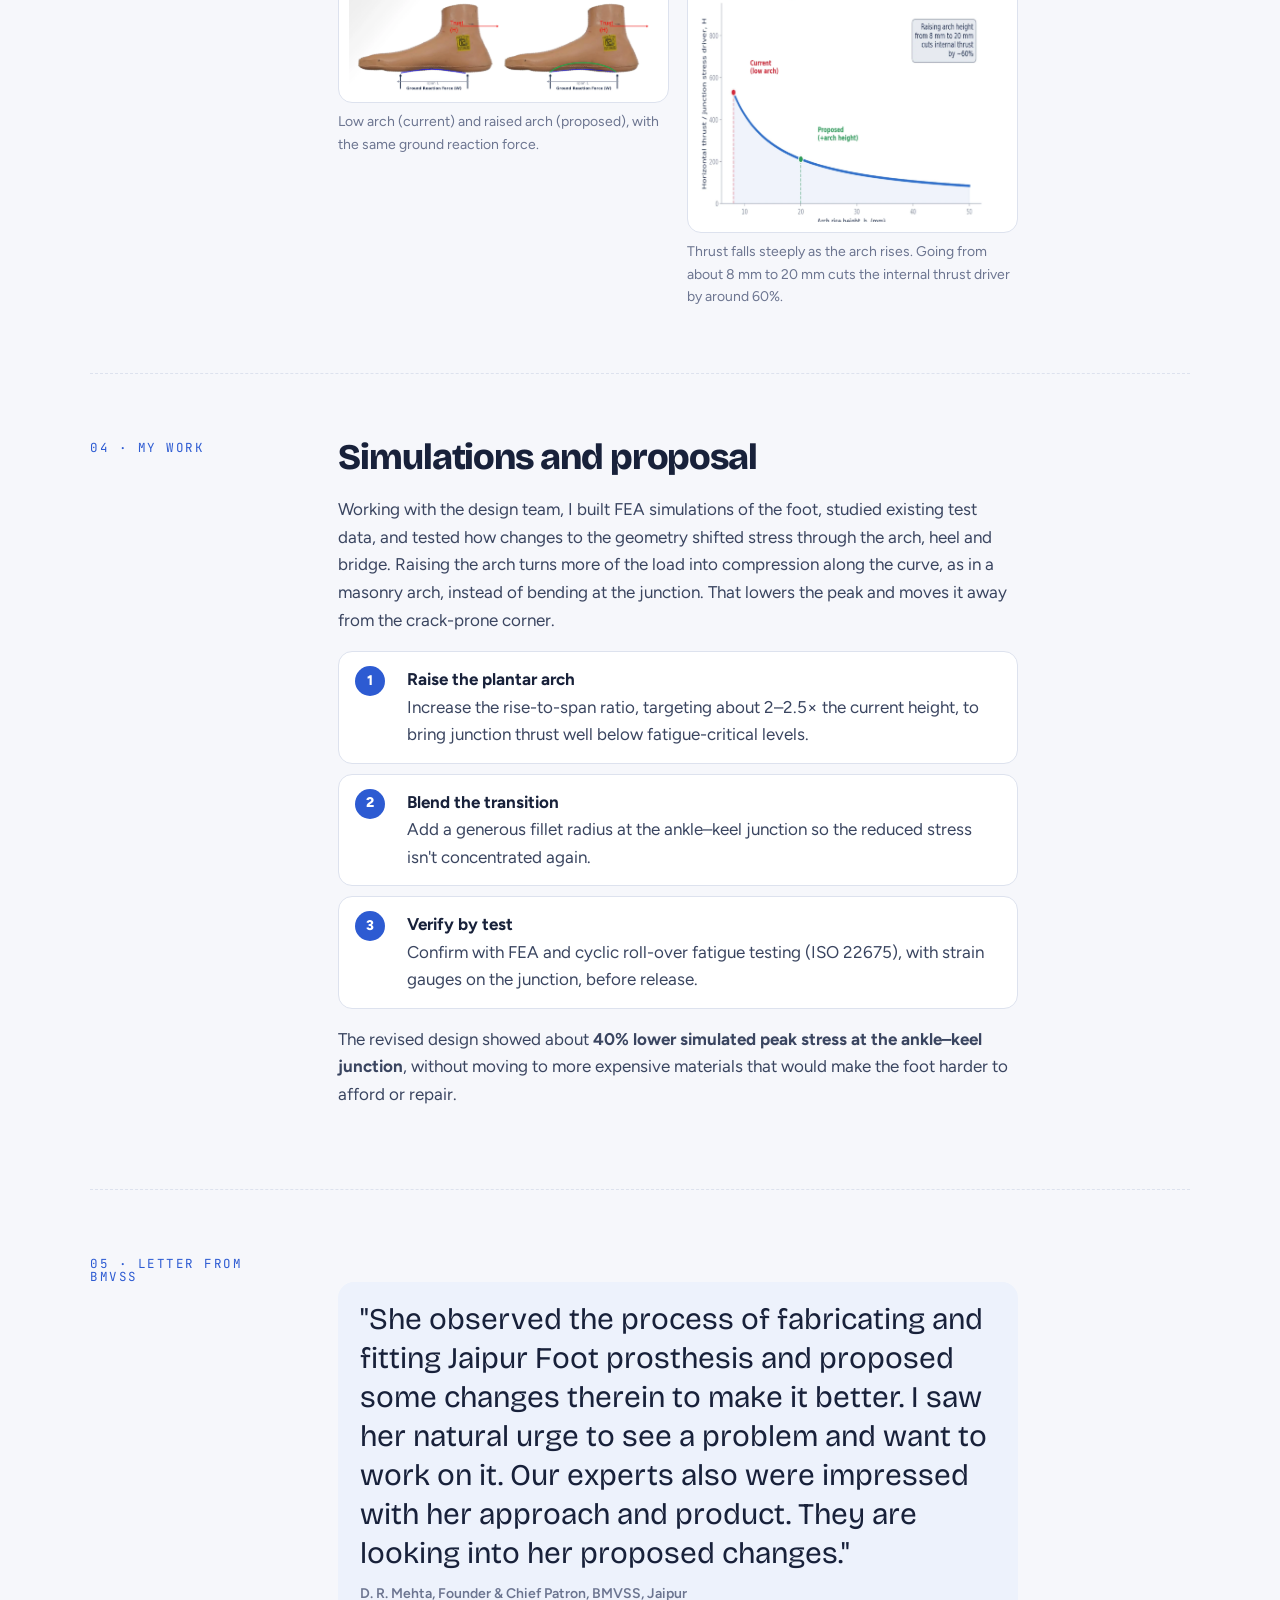
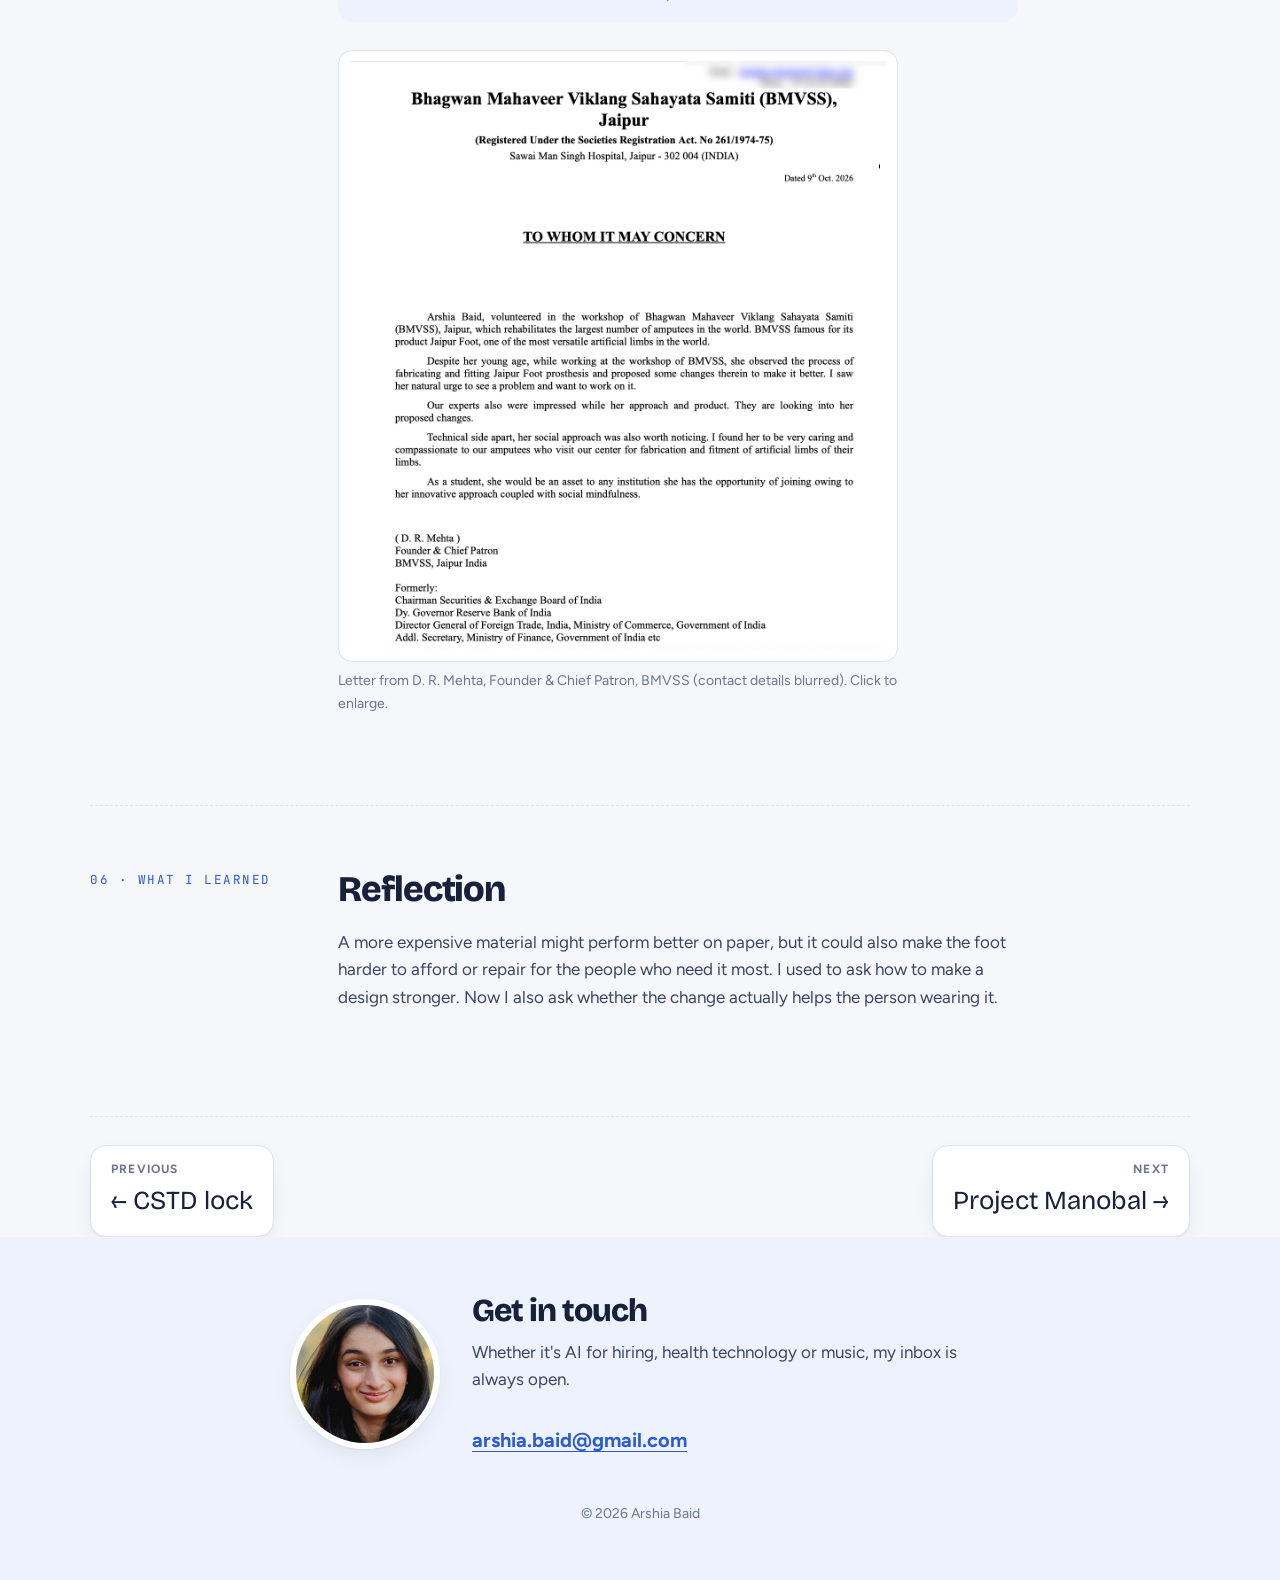
<file: arshia-site/projects/jaipur-foot.html>
<!doctype html>
<html lang="en" class="no-js">
<head>
  <meta charset="utf-8">
  <meta name="viewport" content="width=device-width, initial-scale=1">
  <title>Jaipur Foot — Arshia Baid</title>
  <meta name="robots" content="noindex, nofollow, noarchive">
  <meta name="description" content="Tracing crack failures in rubber-composite prosthetic feet and redesigning the arch to cut peak stress by ~40%.">
  <meta property="og:title" content="Jaipur Foot — Arshia Baid">
  <meta property="og:description" content="Tracing crack failures in rubber-composite prosthetic feet and redesigning the arch to cut peak stress by ~40%.">
  <link rel="preconnect" href="https://fonts.googleapis.com">
  <link rel="preconnect" href="https://fonts.gstatic.com" crossorigin>
  <link href="https://fonts.googleapis.com/css2?family=Bricolage+Grotesque:opsz,wght@12..96,500;12..96,700;12..96,800&family=Figtree:wght@400;500;600;700;800&family=JetBrains+Mono:wght@400;500&display=swap" rel="stylesheet">
  <link rel="stylesheet" href="../assets/css/style.css">
  <link rel="icon" href="data:image/svg+xml,%3Csvg xmlns='http://www.w3.org/2000/svg' viewBox='0 0 32 32'%3E%3Crect width='32' height='32' rx='6' fill='%232557d6'/%3E%3Ctext x='16' y='22' font-family='Arial' font-size='16' font-weight='700' fill='white' text-anchor='middle'%3EAB%3C/text%3E%3C/svg%3E">
  <script>try{var t=localStorage.getItem("theme");if(t)document.documentElement.setAttribute("data-theme",t)}catch(e){}</script>
  <script defer src="../assets/js/main.js"></script>
</head>
<body>
<a class="skip" href="#main">Skip to content</a>
<header class="top">
  <div class="wrap">
    <a class="brand" href="../index.html"><span class="mark">AB</span>Arshia Baid</a>
    <nav class="icon-nav" aria-label="Main">
      <a href="../index.html" data-tip="home" aria-label="Home"><svg viewBox="0 0 32 32" aria-hidden="true"><polygon points="3,15 16,4 29,15" fill="#c8553a"/><rect x="6.5" y="14" width="19" height="14" rx="1.5" fill="#f6e6c8"/><rect x="14" y="19.5" width="5" height="8.5" rx="1" fill="#8a5a3c"/><rect x="8.5" y="17" width="4" height="4" rx=".6" fill="#9cc3e6"/><rect x="20" y="17" width="4" height="4" rx=".6" fill="#9cc3e6"/><rect x="21" y="5" width="3" height="6" fill="#8a5a3c"/></svg></a>
      <a href="../index.html#kaampro" data-tip="KaamPro" aria-label="KaamPro"><svg viewBox="0 0 32 32" aria-hidden="true"><path d="M12 3v4M16 3v4M20 3v4M12 25v4M16 25v4M20 25v4M3 12h4M3 16h4M3 20h4M25 12h4M25 16h4M25 20h4" stroke="#3f62cf" stroke-width="2.2" stroke-linecap="round"/><rect x="7" y="7" width="18" height="18" rx="4" fill="#4f74e0"/><rect x="11.5" y="11.5" width="9" height="9" rx="2" fill="#dbe5ff"/><circle cx="16" cy="16" r="2" fill="#4f74e0"/></svg></a>
      <a href="../index.html#experience" data-tip="experience" aria-label="Experience"><svg viewBox="0 0 32 32" aria-hidden="true"><path d="M12 10V7.5A1.5 1.5 0 0 1 13.5 6h5A1.5 1.5 0 0 1 20 7.5V10" fill="none" stroke="#1f6e5b" stroke-width="2.4"/><rect x="3.5" y="10" width="25" height="16" rx="3" fill="#2f9a80"/><rect x="3.5" y="16" width="25" height="2.6" fill="#237a64"/><rect x="14" y="14.5" width="4" height="5.5" rx="1" fill="#f6d27a"/></svg></a>
      <a href="../index.html#recognition" data-tip="recognition" aria-label="Recognition"><svg viewBox="0 0 32 32" aria-hidden="true"><path d="M10 7H6.5a3.5 3.5 0 0 0 4 5.2M22 7h3.5a3.5 3.5 0 0 1-4 5.2" fill="none" stroke="#c9961f" stroke-width="2.2"/><path d="M9.5 4h13v7a6.5 6.5 0 0 1-13 0z" fill="#ecc04a"/><path d="M12 6h2v6a3 3 0 0 1-2-2z" fill="#fff" opacity=".45"/><rect x="14.5" y="17" width="3" height="4.5" fill="#c9961f"/><rect x="9.5" y="21.5" width="13" height="6" rx="1.5" fill="#7a4e2d"/><rect x="12.5" y="23.5" width="7" height="2" rx=".5" fill="#ecc04a"/></svg></a>
      <a href="#contact" data-tip="say hi" aria-label="Contact"><svg viewBox="0 0 32 32" aria-hidden="true"><rect x="3.5" y="8" width="25" height="17" rx="3" fill="#fbe9d0"/><path d="M4.5 10l11.5 8.5L27.5 10" fill="none" stroke="#d07a3a" stroke-width="2.2" stroke-linejoin="round"/><circle cx="25.5" cy="8.5" r="4" fill="#e2574c"/><path d="M24 8.5h3" stroke="#fff" stroke-width="1.6" stroke-linecap="round"/></svg></a>
      <button class="theme-btn" type="button" aria-label="Toggle dark mode"><svg viewBox="0 0 24 24" fill="none" stroke="currentColor" stroke-width="1.8" stroke-linecap="round" stroke-linejoin="round" aria-hidden="true"><path d="M20 14.5A8 8 0 1 1 9.5 4a6.5 6.5 0 0 0 10.5 10.5z"/></svg></button>
    </nav>
  </div>
</header>
<main id="main">
<div class="wrap">
  <a class="crumb" href="../index.html">← Arshia Baid</a>

  <header class="case-head">
    <span class="label">Internship · Design team · Biomechanics</span>
    <h1>Jaipur Foot: arch redesign</h1>
    <p class="lede">During a school break I joined the design team at Bhagwan Mahaveer Viklang Sahayata Samiti (BMVSS), the organisation behind the Jaipur Foot, which fits more amputees than anyone else in the world. I traced why the rubber-composite foot cracks at the ankle and proposed an arch redesign. In simulation it cut peak stress at that junction by about 40%.</p>
    <dl class="facts">
      <div><dt>Role</dt><dd>Biomechanics intern, design team</dd></div>
      <div><dt>Organisation</dt><dd>BMVSS (Jaipur Foot), Jaipur · 2.5M+ patients served</dd></div>
      <div><dt>Methods</dt><dd>Workshop observation · failure analysis · FEA · stress testing</dd></div>
      <div><dt>Result</dt><dd>~40% lower simulated peak stress at the ankle–keel junction</dd></div>
    </dl>
  </header>

  <figure class="fig paper"><img src="../assets/img/jaipur-foot/stress-before-after.webp" alt="FEA stress plots. Before, a low arch shows a red high-stress region at the ankle–keel junction. After, a raised arch shows lower, spread-out stress"><figcaption>My FEA comparison. With the current low arch (left), stress concentrates at the ankle–keel junction where the cracks appear. With a raised arch (right), the same load spreads out and the peak in that region falls by about 40%.</figcaption></figure>

  <section class="chapter">
    <span class="label">01 · Context</span>
    <div class="body">
      <h2>Background</h2>
      <p>The Jaipur Foot is designed for real Indian lives. People walk long distances on uneven ground, often barefoot, and squat or sit cross-legged every day. So the foot has to flex like a natural one and still survive constant loading.</p>
      <p>When one breaks, the cost isn't just a new foot. A patient may travel a long way for a repair and lose work or mobility while they wait. In the workshop I watched feet being fabricated and fitted, and spent time with the amputees who came in. Seeing how much depended on the foot lasting is what made the cracking problem matter to me.</p>
    </div>
  </section>

  <section class="chapter">
    <span class="label">02 · What I noticed</span>
    <div class="body">
      <h2>Observation</h2>
      <figure class="fig paper"><img src="../assets/img/jaipur-foot/crack-region.webp" alt="Prosthetic foot with the crack region at the ankle and keel transition highlighted, and the flattened plantar curve marked"><figcaption>Cracks start along two lines where the rigid ankle block meets the flexible keel. Underneath, the plantar curve is almost flat.</figcaption></figure>
      <p>The cracks start where the rigid ankle block meets the flexible keel. That junction carries the full bending load passed up from the ground to the ankle attachment during stance and toe-off. The bottom curve of the foot, the arch, was very shallow.</p>
      <p>My hypothesis was that the low arch was forcing extra thrust and bending stress into that exact junction, and that this was causing the fatigue cracks.</p>
    </div>
  </section>

  <section class="chapter">
    <span class="label">03 · The physics</span>
    <div class="body">
      <h2>Analysis</h2>
      <p>I modelled the keel between heel and forefoot contact as a shallow two-hinged arch carrying the ground reaction load. For a parabolic arch, the horizontal thrust pushed into the supports, here the ankle–keel junction, is:</p>
      <p class="quote" style="font-family:var(--mono);font-size:22px;text-align:center">H = w · L² / (8 · h)</p>
      <p>Here <em>w</em> is the load, <em>L</em> the span from heel to toe contact, and <em>h</em> the arch height. Because <em>h</em> is in the denominator, flattening the arch makes the thrust into the junction rise sharply.</p>
      <div class="fig-row">
        <figure class="fig paper"><img src="../assets/img/jaipur-foot/arch-thrust.webp" alt="Two feet compared: a low arch with high thrust at the ankle, and a raised arch with lower thrust"><figcaption>Low arch (current) and raised arch (proposed), with the same ground reaction force.</figcaption></figure>
        <figure class="fig paper"><img src="../assets/img/jaipur-foot/thrust-curve.webp" alt="Graph: horizontal thrust falls steeply as arch height increases from 8 mm to 20 mm"><figcaption>Thrust falls steeply as the arch rises. Going from about 8 mm to 20 mm cuts the internal thrust driver by around 60%.</figcaption></figure>
      </div>
    </div>
  </section>

  <section class="chapter">
    <span class="label">04 · My work</span>
    <div class="body">
      <h2>Simulations and proposal</h2>
      <p>Working with the design team, I built FEA simulations of the foot, studied existing test data, and tested how changes to the geometry shifted stress through the arch, heel and bridge. Raising the arch turns more of the load into compression along the curve, as in a masonry arch, instead of bending at the junction. That lowers the peak and moves it away from the crack-prone corner.</p>
      <ol class="steps">
        <li><div><b>Raise the plantar arch</b>Increase the rise-to-span ratio, targeting about 2–2.5× the current height, to bring junction thrust well below fatigue-critical levels.</div></li>
        <li><div><b>Blend the transition</b>Add a generous fillet radius at the ankle–keel junction so the reduced stress isn't concentrated again.</div></li>
        <li><div><b>Verify by test</b>Confirm with FEA and cyclic roll-over fatigue testing (ISO 22675), with strain gauges on the junction, before release.</div></li>
      </ol>
      <p>The revised design showed about <b>40% lower simulated peak stress at the ankle–keel junction</b>, without moving to more expensive materials that would make the foot harder to afford or repair.</p>
    </div>
  </section>

  <section class="chapter">
    <span class="label">05 · Letter from BMVSS</span>
    <div class="body">
      <blockquote class="quote">"She observed the process of fabricating and fitting Jaipur Foot prosthesis and proposed some changes therein to make it better. I saw her natural urge to see a problem and want to work on it. Our experts also were impressed with her approach and product. They are looking into her proposed changes."<cite>D. R. Mehta, Founder &amp; Chief Patron, BMVSS, Jaipur</cite></blockquote>
      <figure class="fig paper" style="max-width:560px"><img src="../assets/img/jaipur-foot/bmvss-letter.webp" alt="Letter from D. R. Mehta, Founder and Chief Patron of BMVSS, dated 9 October 2026"><figcaption>Letter from D. R. Mehta, Founder &amp; Chief Patron, BMVSS (contact details blurred). Click to enlarge.</figcaption></figure>
    </div>
  </section>

  <section class="chapter">
    <span class="label">06 · What I learned</span>
    <div class="body">
      <h2>Reflection</h2>
      <p>A more expensive material might perform better on paper, but it could also make the foot harder to afford or repair for the people who need it most. I used to ask how to make a design stronger. Now I also ask whether the change actually helps the person wearing it.</p>
    </div>
  </section>

  <nav class="next-case" aria-label="More work">
    <a href="cstd.html"><small>Previous</small><strong>← CSTD lock</strong></a>
    <a class="r" href="manobal.html"><small>Next</small><strong>Project Manobal →</strong></a>
  </nav>
</div>

</main>
<footer class="sec t-blue wave dotted foot" id="contact">
  <div class="wrap">
    <div class="connect">
      <div class="ph-round"><img src="../assets/img/me/portrait.webp" alt="Arshia Baid"></div>
      <div>
        <h2>Get in touch</h2>
        <p>Whether it's AI for hiring, health technology or music, my inbox is always open.</p>
        <a class="mail-hand" href="mailto:arshia.baid@gmail.com">arshia.baid@gmail.com</a>
      </div>
    </div>
    <p class="copy">© <span id="year">2026</span> Arshia Baid</p>
  </div>
</footer>
</body>
</html>
</file>
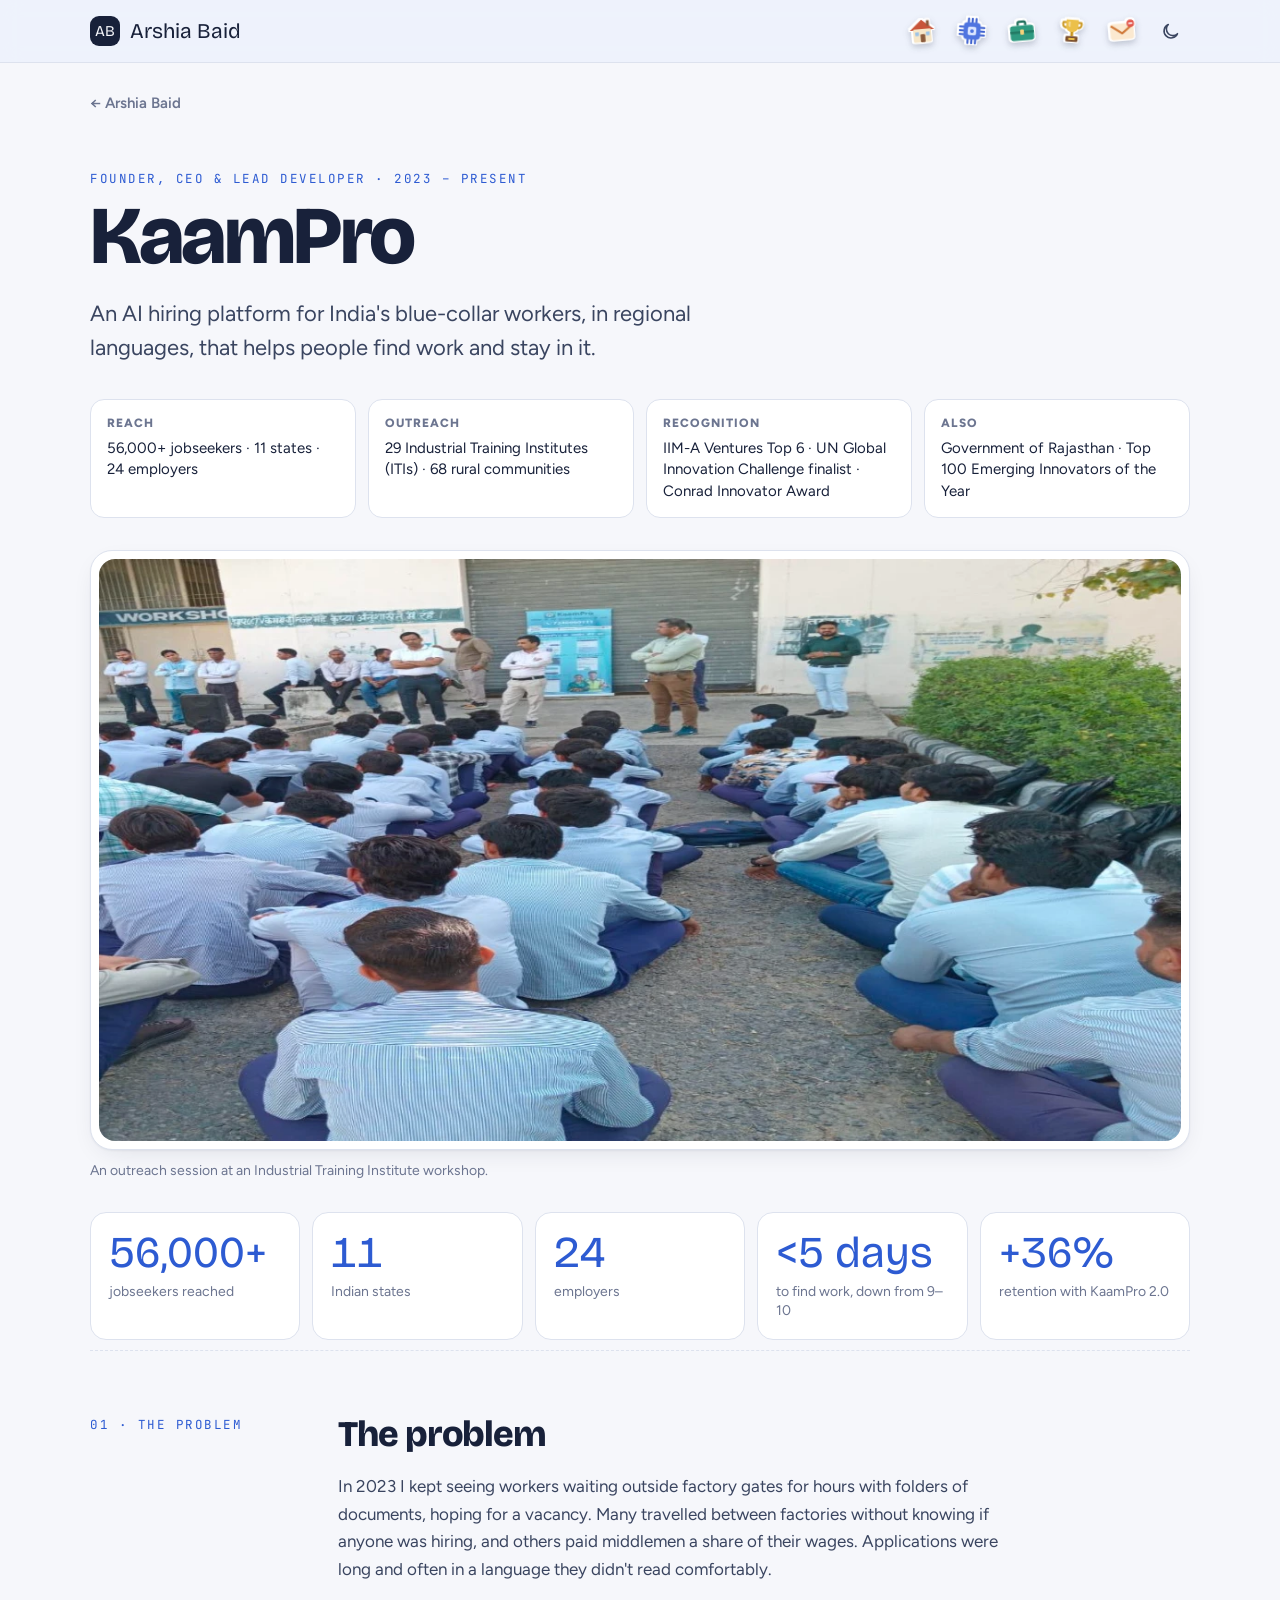
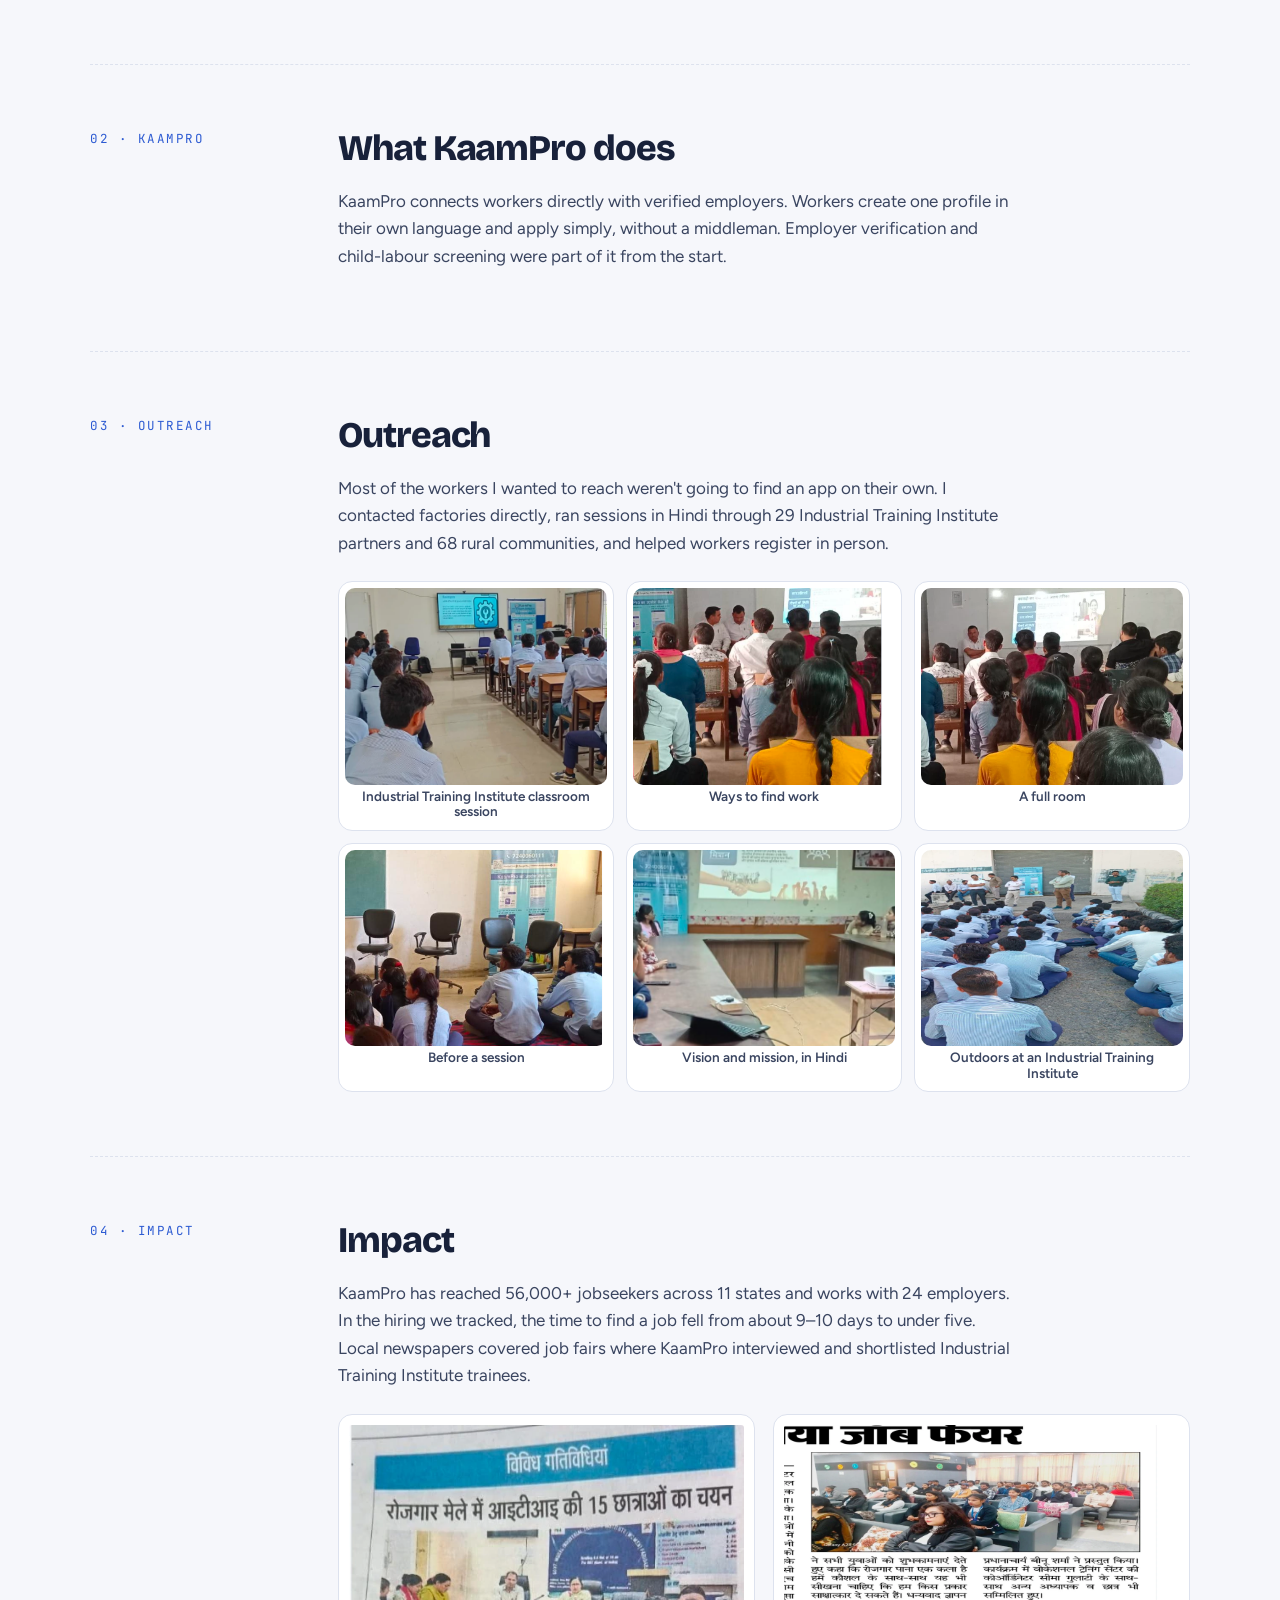
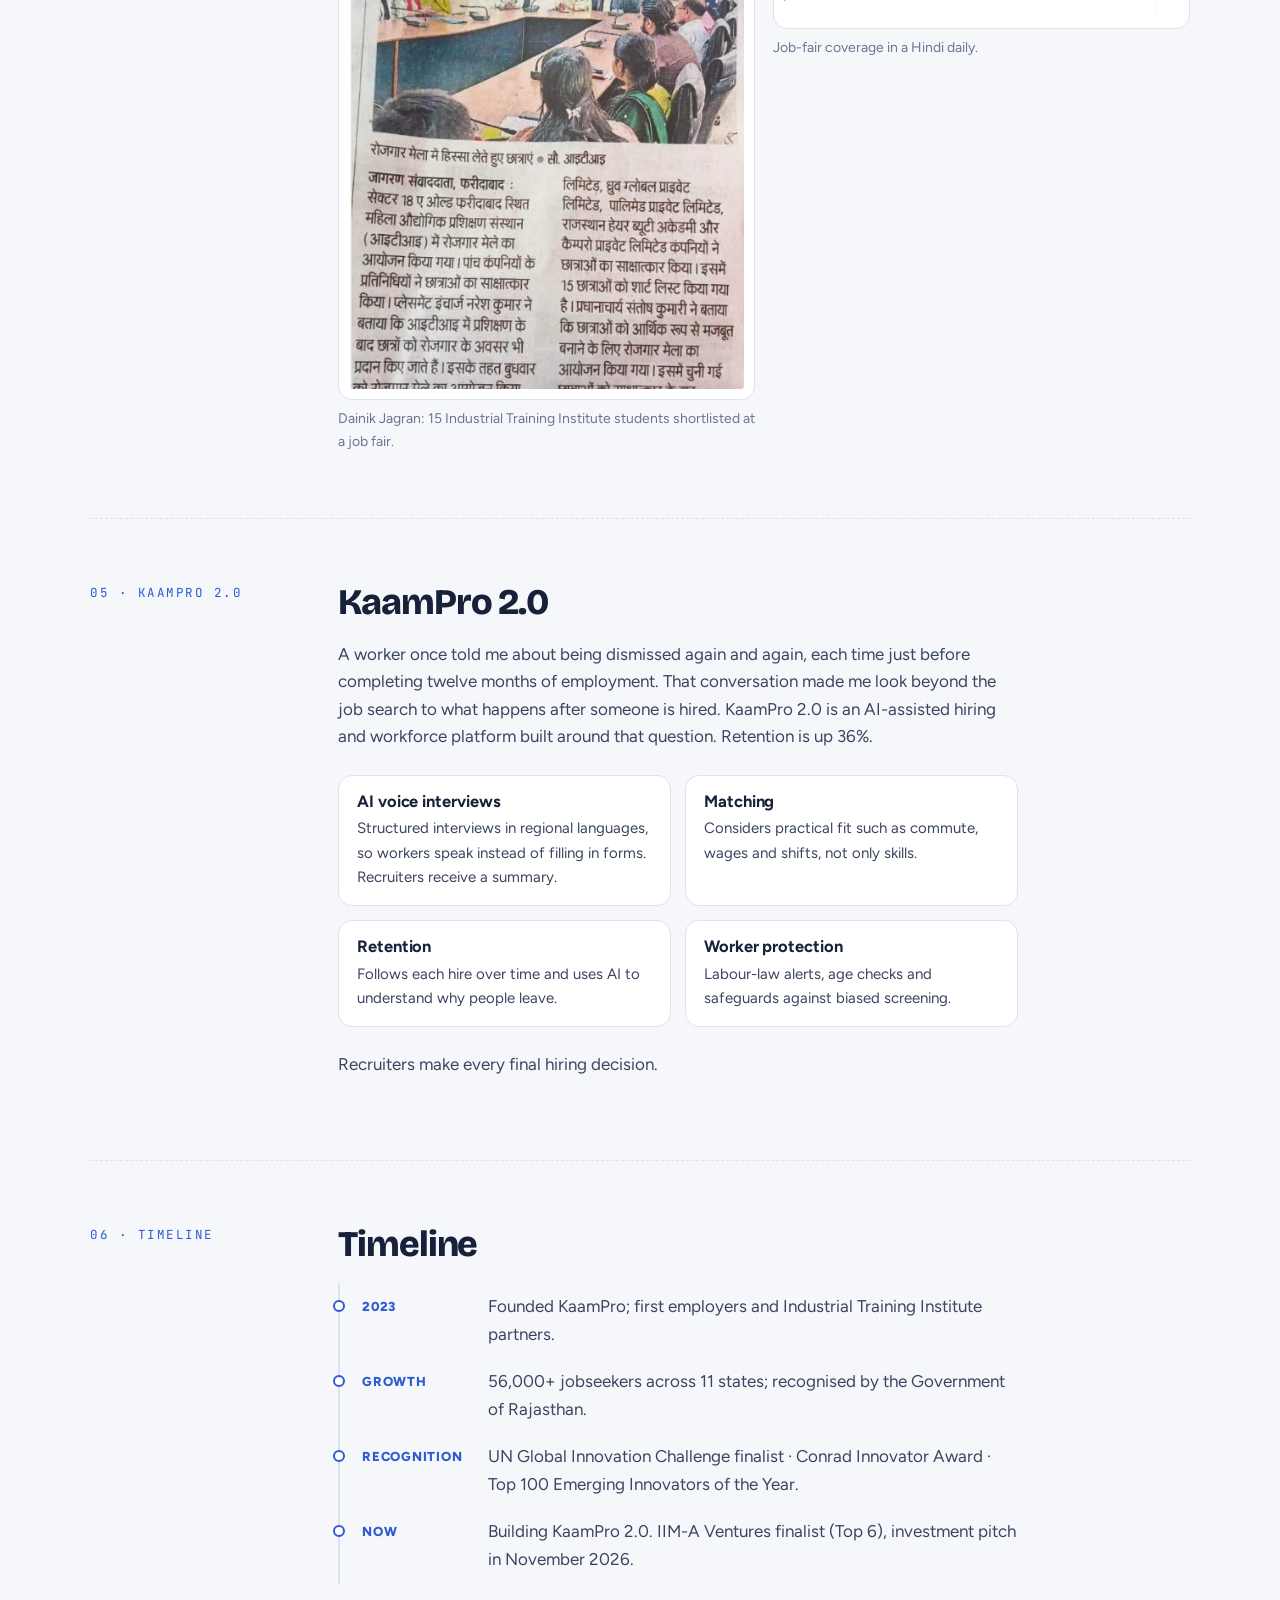
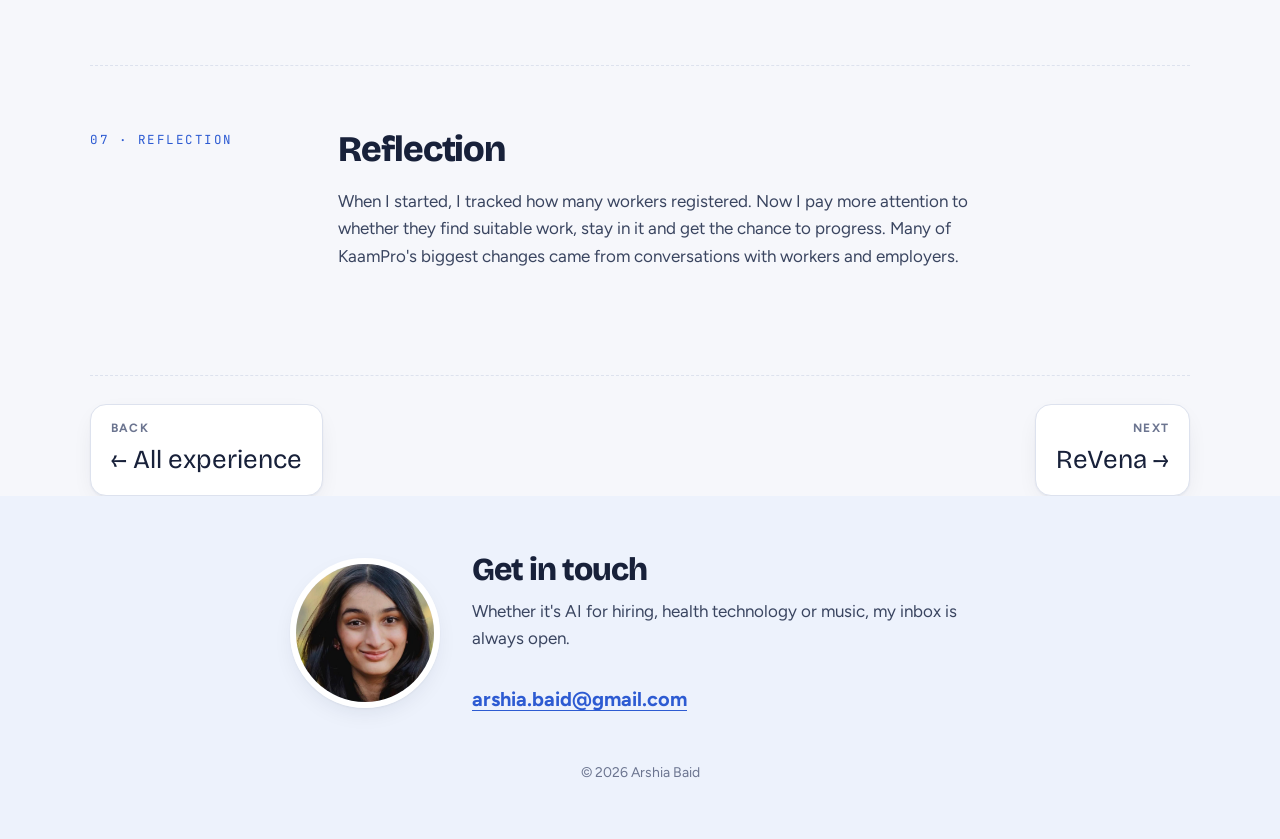
<file: arshia-site/projects/kaampro.html>
<!doctype html>
<html lang="en" class="no-js">
<head>
  <meta charset="utf-8">
  <meta name="viewport" content="width=device-width, initial-scale=1">
  <title>KaamPro — Arshia Baid</title>
  <meta name="robots" content="noindex, nofollow, noarchive">
  <meta name="description" content="KaamPro: a regional-language hiring platform that has reached 56,000+ blue-collar jobseekers across 11 Indian states.">
  <meta property="og:title" content="KaamPro — Arshia Baid">
  <meta property="og:description" content="KaamPro: a regional-language hiring platform that has reached 56,000+ blue-collar jobseekers across 11 Indian states.">
  <link rel="preconnect" href="https://fonts.googleapis.com">
  <link rel="preconnect" href="https://fonts.gstatic.com" crossorigin>
  <link href="https://fonts.googleapis.com/css2?family=Bricolage+Grotesque:opsz,wght@12..96,500;12..96,700;12..96,800&family=Figtree:wght@400;500;600;700;800&family=JetBrains+Mono:wght@400;500&display=swap" rel="stylesheet">
  <link rel="stylesheet" href="../assets/css/style.css">
  <link rel="icon" href="data:image/svg+xml,%3Csvg xmlns='http://www.w3.org/2000/svg' viewBox='0 0 32 32'%3E%3Crect width='32' height='32' rx='6' fill='%232557d6'/%3E%3Ctext x='16' y='22' font-family='Arial' font-size='16' font-weight='700' fill='white' text-anchor='middle'%3EAB%3C/text%3E%3C/svg%3E">
  <script>try{var t=localStorage.getItem("theme");if(t)document.documentElement.setAttribute("data-theme",t)}catch(e){}</script>
  <script defer src="../assets/js/main.js"></script>
</head>
<body>
<a class="skip" href="#main">Skip to content</a>
<header class="top">
  <div class="wrap">
    <a class="brand" href="../index.html"><span class="mark">AB</span>Arshia Baid</a>
    <nav class="icon-nav" aria-label="Main">
      <a href="../index.html" data-tip="home" aria-label="Home"><svg viewBox="0 0 32 32" aria-hidden="true"><polygon points="3,15 16,4 29,15" fill="#c8553a"/><rect x="6.5" y="14" width="19" height="14" rx="1.5" fill="#f6e6c8"/><rect x="14" y="19.5" width="5" height="8.5" rx="1" fill="#8a5a3c"/><rect x="8.5" y="17" width="4" height="4" rx=".6" fill="#9cc3e6"/><rect x="20" y="17" width="4" height="4" rx=".6" fill="#9cc3e6"/><rect x="21" y="5" width="3" height="6" fill="#8a5a3c"/></svg></a>
      <a href="../index.html#kaampro" data-tip="KaamPro" aria-label="KaamPro"><svg viewBox="0 0 32 32" aria-hidden="true"><path d="M12 3v4M16 3v4M20 3v4M12 25v4M16 25v4M20 25v4M3 12h4M3 16h4M3 20h4M25 12h4M25 16h4M25 20h4" stroke="#3f62cf" stroke-width="2.2" stroke-linecap="round"/><rect x="7" y="7" width="18" height="18" rx="4" fill="#4f74e0"/><rect x="11.5" y="11.5" width="9" height="9" rx="2" fill="#dbe5ff"/><circle cx="16" cy="16" r="2" fill="#4f74e0"/></svg></a>
      <a href="../index.html#experience" data-tip="experience" aria-label="Experience"><svg viewBox="0 0 32 32" aria-hidden="true"><path d="M12 10V7.5A1.5 1.5 0 0 1 13.5 6h5A1.5 1.5 0 0 1 20 7.5V10" fill="none" stroke="#1f6e5b" stroke-width="2.4"/><rect x="3.5" y="10" width="25" height="16" rx="3" fill="#2f9a80"/><rect x="3.5" y="16" width="25" height="2.6" fill="#237a64"/><rect x="14" y="14.5" width="4" height="5.5" rx="1" fill="#f6d27a"/></svg></a>
      <a href="../index.html#recognition" data-tip="recognition" aria-label="Recognition"><svg viewBox="0 0 32 32" aria-hidden="true"><path d="M10 7H6.5a3.5 3.5 0 0 0 4 5.2M22 7h3.5a3.5 3.5 0 0 1-4 5.2" fill="none" stroke="#c9961f" stroke-width="2.2"/><path d="M9.5 4h13v7a6.5 6.5 0 0 1-13 0z" fill="#ecc04a"/><path d="M12 6h2v6a3 3 0 0 1-2-2z" fill="#fff" opacity=".45"/><rect x="14.5" y="17" width="3" height="4.5" fill="#c9961f"/><rect x="9.5" y="21.5" width="13" height="6" rx="1.5" fill="#7a4e2d"/><rect x="12.5" y="23.5" width="7" height="2" rx=".5" fill="#ecc04a"/></svg></a>
      <a href="#contact" data-tip="say hi" aria-label="Contact"><svg viewBox="0 0 32 32" aria-hidden="true"><rect x="3.5" y="8" width="25" height="17" rx="3" fill="#fbe9d0"/><path d="M4.5 10l11.5 8.5L27.5 10" fill="none" stroke="#d07a3a" stroke-width="2.2" stroke-linejoin="round"/><circle cx="25.5" cy="8.5" r="4" fill="#e2574c"/><path d="M24 8.5h3" stroke="#fff" stroke-width="1.6" stroke-linecap="round"/></svg></a>
      <button class="theme-btn" type="button" aria-label="Toggle dark mode"><svg viewBox="0 0 24 24" fill="none" stroke="currentColor" stroke-width="1.8" stroke-linecap="round" stroke-linejoin="round" aria-hidden="true"><path d="M20 14.5A8 8 0 1 1 9.5 4a6.5 6.5 0 0 0 10.5 10.5z"/></svg></button>
    </nav>
  </div>
</header>
<main id="main">
<div class="wrap">
  <a class="crumb" href="../index.html">← Arshia Baid</a>

  <header class="case-head">
    <span class="label">Founder, CEO &amp; Lead Developer · 2023 – present</span>
    <h1>KaamPro</h1>
    <p class="lede">An AI hiring platform for India's blue-collar workers, in regional languages, that helps people find work and stay in it.</p>
    <dl class="facts">
      <div><dt>Reach</dt><dd>56,000+ jobseekers · 11 states · 24 employers</dd></div>
      <div><dt>Outreach</dt><dd>29 Industrial Training Institutes (ITIs) · 68 rural communities</dd></div>
      <div><dt>Recognition</dt><dd>IIM-A Ventures Top 6 · UN Global Innovation Challenge finalist · Conrad Innovator Award</dd></div>
      <div><dt>Also</dt><dd>Government of Rajasthan · Top 100 Emerging Innovators of the Year</dd></div>
    </dl>
  </header>

  <figure class="hero-img"><img src="../assets/img/kaampro/1.webp" alt="Industrial Training Institute trainees seated outdoors listening to a KaamPro session in front of a workshop"></figure>
  <p class="muted" style="font-size:14px">An outreach session at an Industrial Training Institute workshop.</p>

  <div class="numbers">
    <div><b>56,000+</b><span>jobseekers reached</span></div>
    <div><b>11</b><span>Indian states</span></div>
    <div><b>24</b><span>employers</span></div>
    <div><b>&lt;5 days</b><span>to find work, down from 9–10</span></div>
    <div><b>+36%</b><span>retention with KaamPro 2.0</span></div>
  </div>

  <section class="chapter">
    <span class="label">01 · The problem</span>
    <div class="body">
      <h2>The problem</h2>
      <p>In 2023 I kept seeing workers waiting outside factory gates for hours with folders of documents, hoping for a vacancy. Many travelled between factories without knowing if anyone was hiring, and others paid middlemen a share of their wages. Applications were long and often in a language they didn't read comfortably.</p>
    </div>
  </section>

  <section class="chapter">
    <span class="label">02 · KaamPro</span>
    <div class="body">
      <h2>What KaamPro does</h2>
      <p>KaamPro connects workers directly with verified employers. Workers create one profile in their own language and apply simply, without a middleman. Employer verification and child-labour screening were part of it from the start.</p>
    </div>
  </section>

  <section class="chapter">
    <span class="label">03 · Outreach</span>
    <div class="body wide">
      <h2>Outreach</h2>
      <p style="max-width:var(--text)">Most of the workers I wanted to reach weren't going to find an app on their own. I contacted factories directly, ran sessions in Hindi through 29 Industrial Training Institute partners and 68 rural communities, and helped workers register in person.</p>
      <div class="gallery" style="margin-top:24px">
        <figure><img src="../assets/img/kaampro/2.webp" alt="KaamPro presentation in an Industrial Training Institute classroom"><figcaption>Industrial Training Institute classroom session</figcaption></figure>
        <figure><img src="../assets/img/kaampro/6.png" alt="KaamPro session on ways to find work"><figcaption>Ways to find work</figcaption></figure>
        <figure><img src="../assets/img/kaampro/8.webp" alt="A full classroom at a KaamPro session"><figcaption>A full room</figcaption></figure>
        <figure><img src="../assets/img/kaampro/7.png" alt="Industrial Training Institute students beside a KaamPro banner"><figcaption>Before a session</figcaption></figure>
        <figure><img src="../assets/img/kaampro/5.png" alt="KaamPro vision and mission slide in Hindi"><figcaption>Vision and mission, in Hindi</figcaption></figure>
        <figure><img src="../assets/img/kaampro/1.webp" alt="Outdoor session with Industrial Training Institute trainees"><figcaption>Outdoors at an Industrial Training Institute</figcaption></figure>
      </div>
    </div>
  </section>

  <section class="chapter">
    <span class="label">04 · Impact</span>
    <div class="body wide">
      <h2>Impact</h2>
      <p style="max-width:var(--text)">KaamPro has reached 56,000+ jobseekers across 11 states and works with 24 employers. In the hiring we tracked, the time to find a job fell from about 9–10 days to under five. Local newspapers covered job fairs where KaamPro interviewed and shortlisted Industrial Training Institute trainees.</p>
      <div class="fig-row" style="margin-top:24px">
        <figure class="fig paper"><img src="../assets/img/kaampro/3.webp" alt="Dainik Jagran: 15 Industrial Training Institute students selected at job fair"><figcaption>Dainik Jagran: 15 Industrial Training Institute students shortlisted at a job fair.</figcaption></figure>
        <figure class="fig paper"><img src="../assets/img/kaampro/4.webp" alt="Newspaper photo of students at a job fair"><figcaption>Job-fair coverage in a Hindi daily.</figcaption></figure>
      </div>
    </div>
  </section>

  <section class="chapter" id="agents">
    <span class="label">05 · KaamPro 2.0</span>
    <div class="body">
      <h2>KaamPro 2.0</h2>
      <p>A worker once told me about being dismissed again and again, each time just before completing twelve months of employment. That conversation made me look beyond the job search to what happens after someone is hired. KaamPro 2.0 is an AI-assisted hiring and workforce platform built around that question. Retention is up 36%.</p>
      <div class="grid2">
        <div><h4>AI voice interviews</h4><p>Structured interviews in regional languages, so workers speak instead of filling in forms. Recruiters receive a summary.</p></div>
        <div><h4>Matching</h4><p>Considers practical fit such as commute, wages and shifts, not only skills.</p></div>
        <div><h4>Retention</h4><p>Follows each hire over time and uses AI to understand why people leave.</p></div>
        <div><h4>Worker protection</h4><p>Labour-law alerts, age checks and safeguards against biased screening.</p></div>
      </div>
      <p>Recruiters make every final hiring decision.</p>
    </div>
  </section>

  <section class="chapter">
    <span class="label">06 · Timeline</span>
    <div class="body">
      <h2>Timeline</h2>
      <ul class="timeline">
        <li><span class="when">2023</span><span>Founded KaamPro; first employers and Industrial Training Institute partners.</span></li>
        <li><span class="when">Growth</span><span>56,000+ jobseekers across 11 states; recognised by the Government of Rajasthan.</span></li>
        <li><span class="when">Recognition</span><span>UN Global Innovation Challenge finalist · Conrad Innovator Award · Top 100 Emerging Innovators of the Year.</span></li>
        <li><span class="when">Now</span><span>Building KaamPro 2.0. IIM-A Ventures finalist (Top 6), investment pitch in November 2026.</span></li>
      </ul>
    </div>
  </section>

  <section class="chapter">
    <span class="label">07 · Reflection</span>
    <div class="body">
      <h2>Reflection</h2>
      <p>When I started, I tracked how many workers registered. Now I pay more attention to whether they find suitable work, stay in it and get the chance to progress. Many of KaamPro's biggest changes came from conversations with workers and employers.</p>
    </div>
  </section>

  <nav class="next-case" aria-label="More work">
    <a href="../index.html#experience"><small>Back</small><strong>← All experience</strong></a>
    <a class="r" href="revena.html"><small>Next</small><strong>ReVena →</strong></a>
  </nav>
</div>

</main>
<footer class="sec t-blue wave dotted foot" id="contact">
  <div class="wrap">
    <div class="connect">
      <div class="ph-round"><img src="../assets/img/me/portrait.webp" alt="Arshia Baid"></div>
      <div>
        <h2>Get in touch</h2>
        <p>Whether it's AI for hiring, health technology or music, my inbox is always open.</p>
        <a class="mail-hand" href="mailto:arshia.baid@gmail.com">arshia.baid@gmail.com</a>
      </div>
    </div>
    <p class="copy">© <span id="year">2026</span> Arshia Baid</p>
  </div>
</footer>
</body>
</html>
</file>
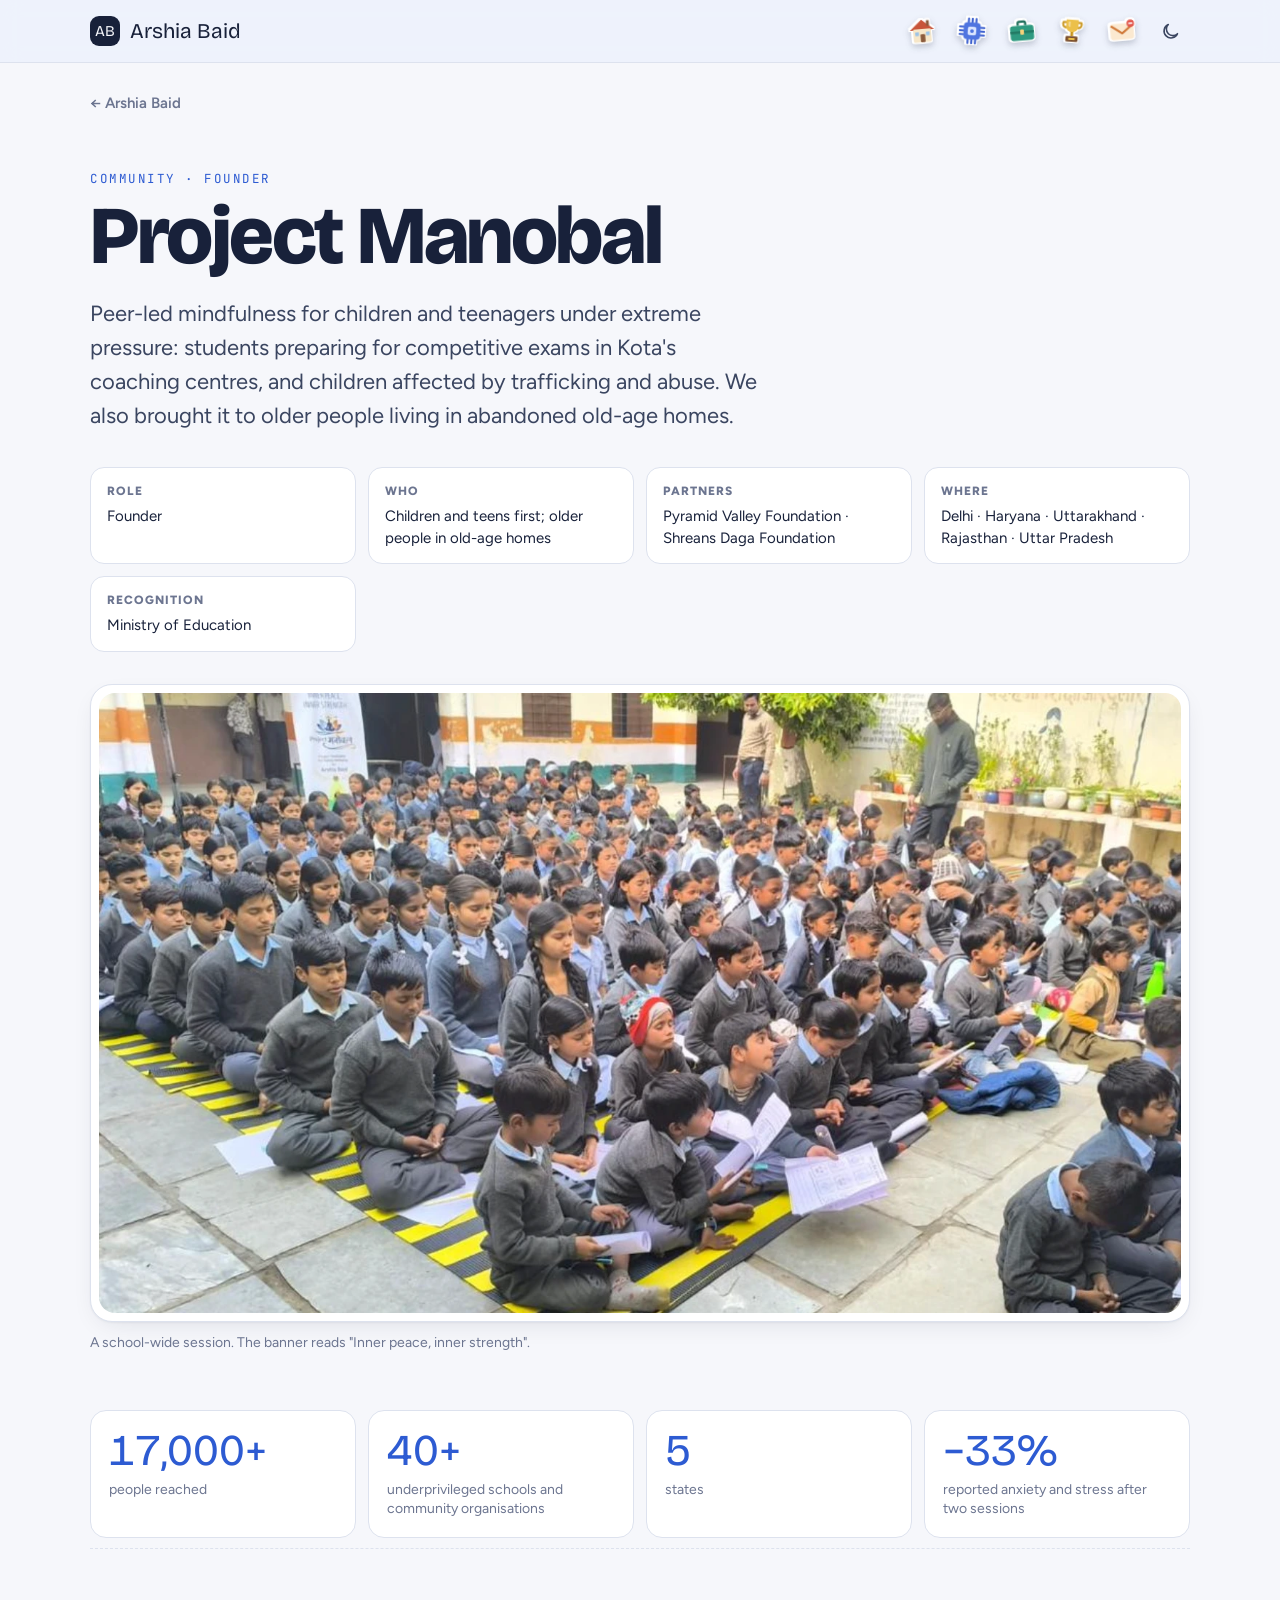
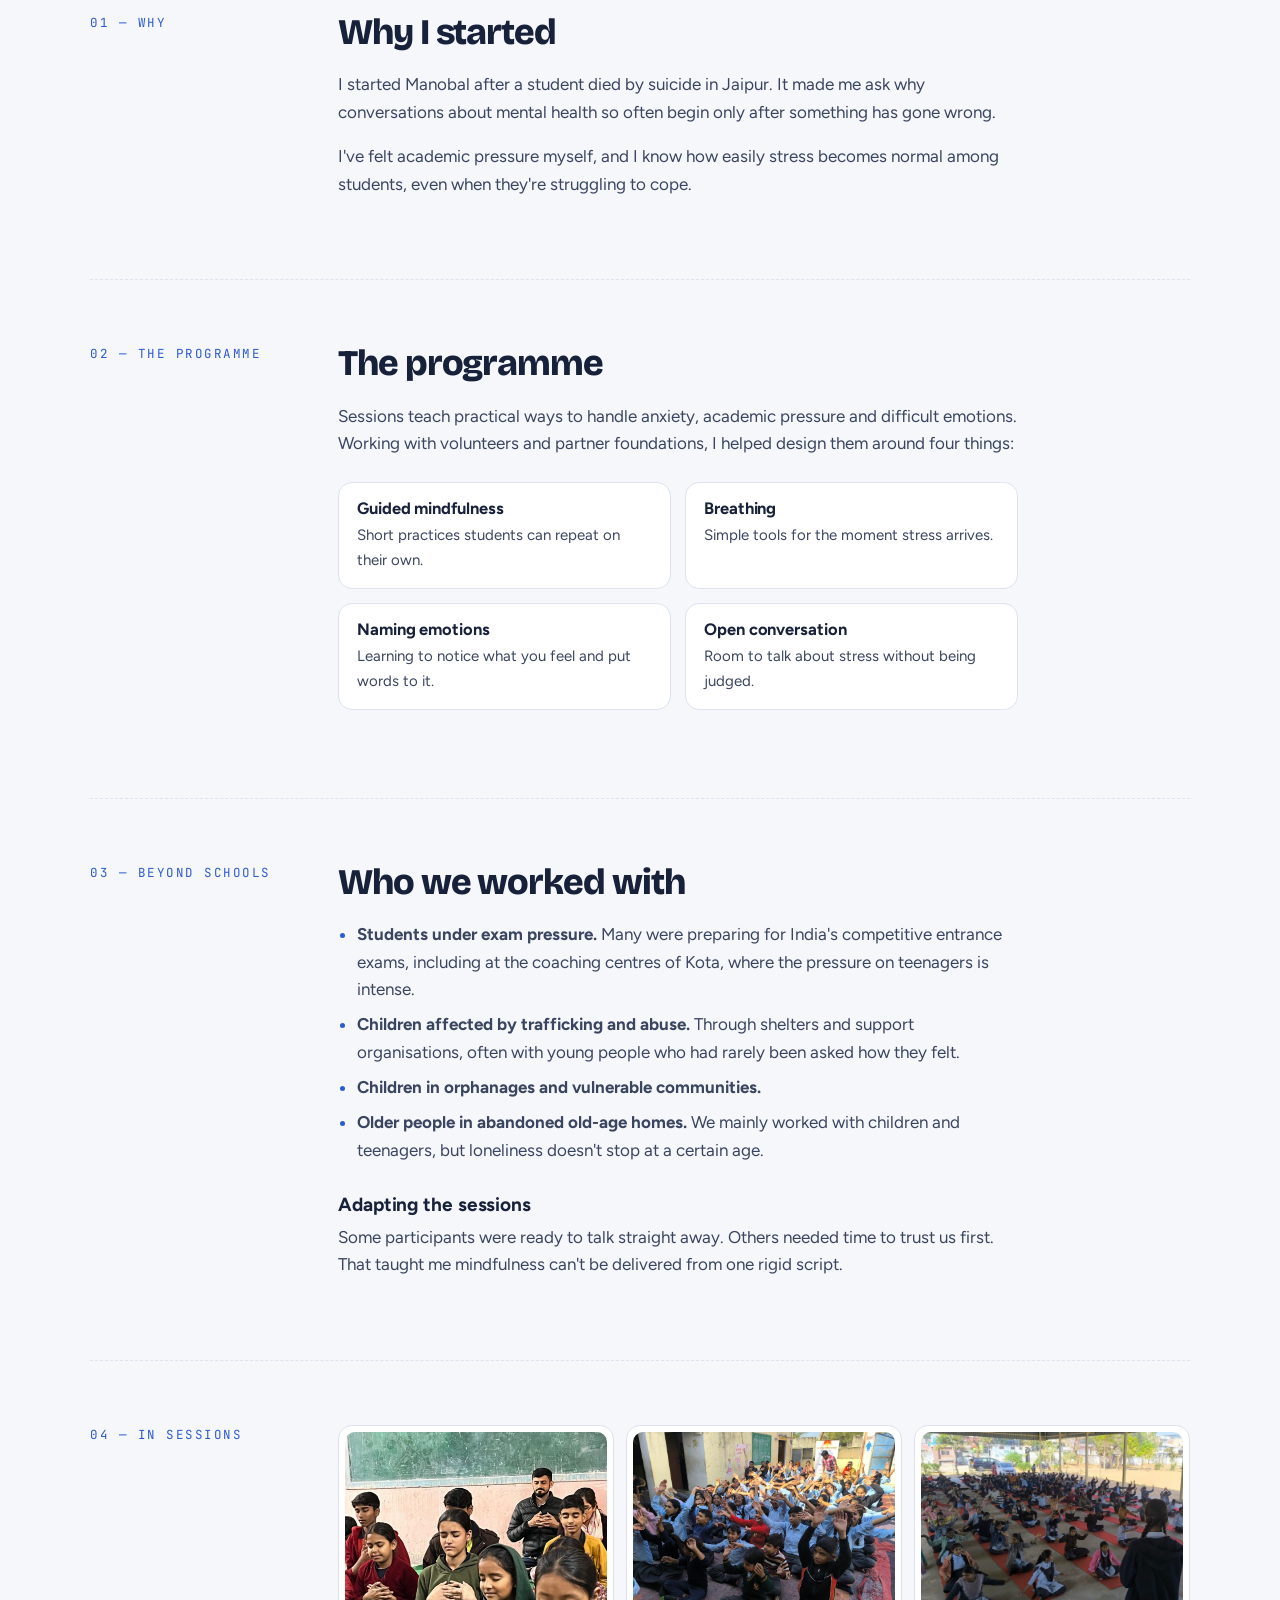
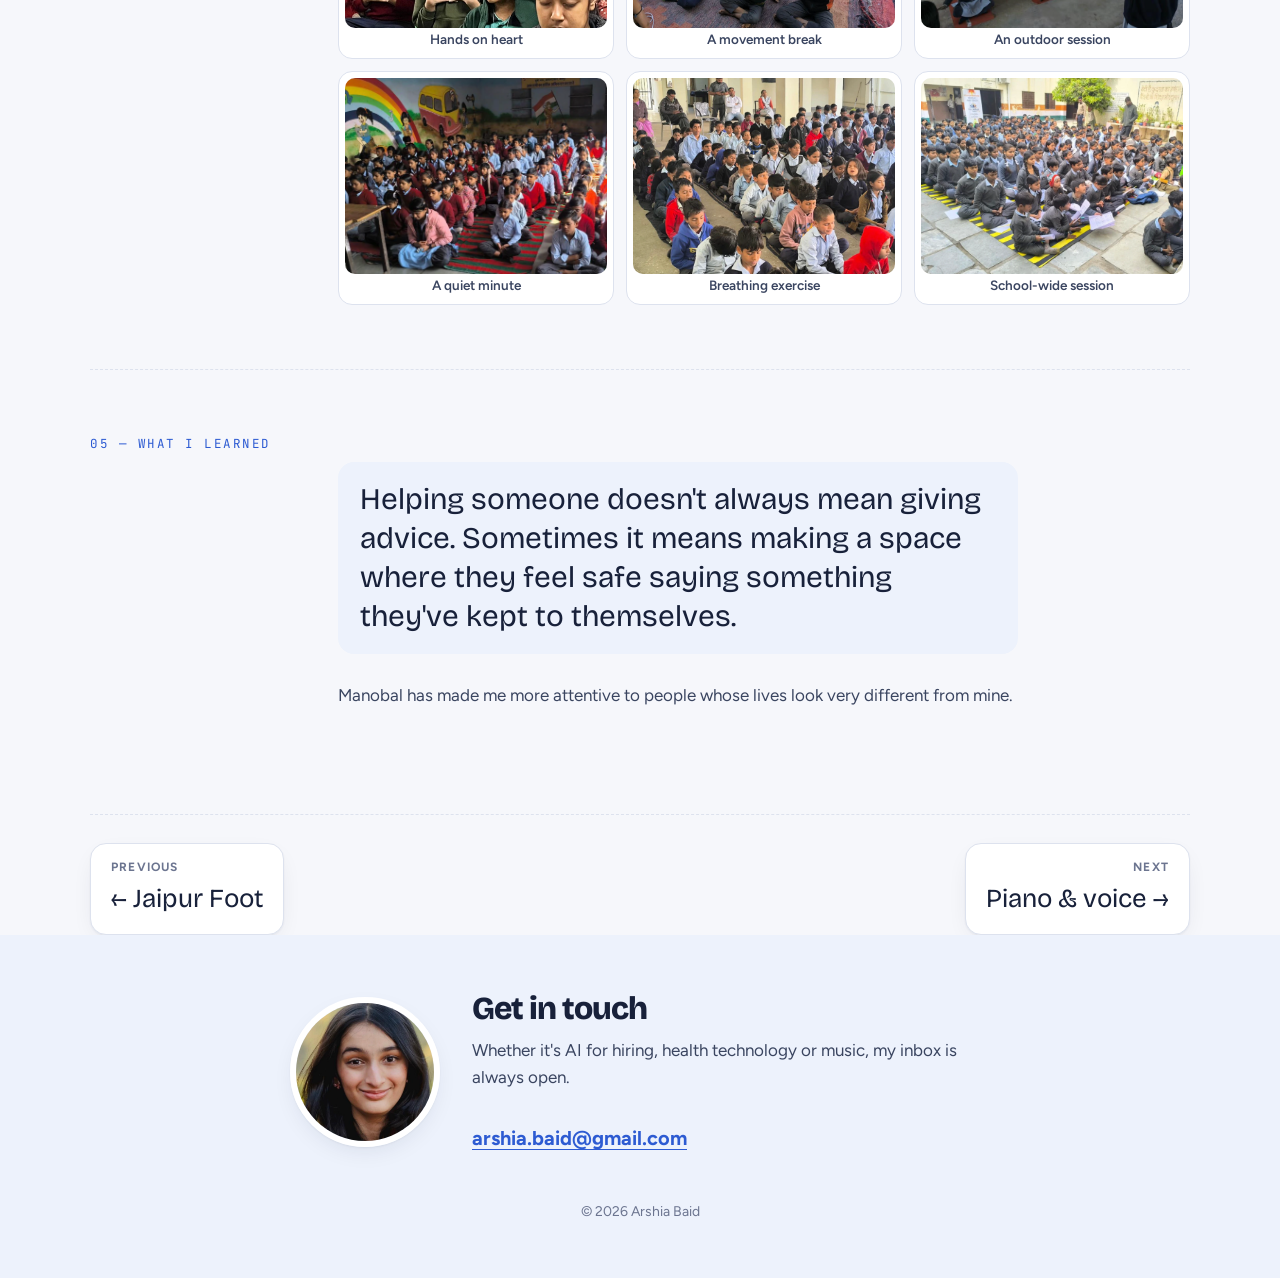
<file: arshia-site/projects/manobal.html>
<!doctype html>
<html lang="en" class="no-js">
<head>
  <meta charset="utf-8">
  <meta name="viewport" content="width=device-width, initial-scale=1">
  <title>Project Manobal — Arshia Baid</title>
  <meta name="robots" content="noindex, nofollow, noarchive">
  <meta name="description" content="A peer-led mindfulness programme that has reached ~17,000 people across five Indian states.">
  <meta property="og:title" content="Project Manobal — Arshia Baid">
  <meta property="og:description" content="A peer-led mindfulness programme that has reached ~17,000 people across five Indian states.">
  <link rel="preconnect" href="https://fonts.googleapis.com">
  <link rel="preconnect" href="https://fonts.gstatic.com" crossorigin>
  <link href="https://fonts.googleapis.com/css2?family=Bricolage+Grotesque:opsz,wght@12..96,500;12..96,700;12..96,800&family=Figtree:wght@400;500;600;700;800&family=JetBrains+Mono:wght@400;500&display=swap" rel="stylesheet">
  <link rel="stylesheet" href="../assets/css/style.css">
  <link rel="icon" href="data:image/svg+xml,%3Csvg xmlns='http://www.w3.org/2000/svg' viewBox='0 0 32 32'%3E%3Crect width='32' height='32' rx='6' fill='%232557d6'/%3E%3Ctext x='16' y='22' font-family='Arial' font-size='16' font-weight='700' fill='white' text-anchor='middle'%3EAB%3C/text%3E%3C/svg%3E">
  <script>try{var t=localStorage.getItem("theme");if(t)document.documentElement.setAttribute("data-theme",t)}catch(e){}</script>
  <script defer src="../assets/js/main.js"></script>
</head>
<body>
<a class="skip" href="#main">Skip to content</a>
<header class="top">
  <div class="wrap">
    <a class="brand" href="../index.html"><span class="mark">AB</span>Arshia Baid</a>
    <nav class="icon-nav" aria-label="Main">
      <a href="../index.html" data-tip="home" aria-label="Home"><svg viewBox="0 0 32 32" aria-hidden="true"><polygon points="3,15 16,4 29,15" fill="#c8553a"/><rect x="6.5" y="14" width="19" height="14" rx="1.5" fill="#f6e6c8"/><rect x="14" y="19.5" width="5" height="8.5" rx="1" fill="#8a5a3c"/><rect x="8.5" y="17" width="4" height="4" rx=".6" fill="#9cc3e6"/><rect x="20" y="17" width="4" height="4" rx=".6" fill="#9cc3e6"/><rect x="21" y="5" width="3" height="6" fill="#8a5a3c"/></svg></a>
      <a href="../index.html#kaampro" data-tip="KaamPro" aria-label="KaamPro"><svg viewBox="0 0 32 32" aria-hidden="true"><path d="M12 3v4M16 3v4M20 3v4M12 25v4M16 25v4M20 25v4M3 12h4M3 16h4M3 20h4M25 12h4M25 16h4M25 20h4" stroke="#3f62cf" stroke-width="2.2" stroke-linecap="round"/><rect x="7" y="7" width="18" height="18" rx="4" fill="#4f74e0"/><rect x="11.5" y="11.5" width="9" height="9" rx="2" fill="#dbe5ff"/><circle cx="16" cy="16" r="2" fill="#4f74e0"/></svg></a>
      <a href="../index.html#experience" data-tip="experience" aria-label="Experience"><svg viewBox="0 0 32 32" aria-hidden="true"><path d="M12 10V7.5A1.5 1.5 0 0 1 13.5 6h5A1.5 1.5 0 0 1 20 7.5V10" fill="none" stroke="#1f6e5b" stroke-width="2.4"/><rect x="3.5" y="10" width="25" height="16" rx="3" fill="#2f9a80"/><rect x="3.5" y="16" width="25" height="2.6" fill="#237a64"/><rect x="14" y="14.5" width="4" height="5.5" rx="1" fill="#f6d27a"/></svg></a>
      <a href="../index.html#recognition" data-tip="recognition" aria-label="Recognition"><svg viewBox="0 0 32 32" aria-hidden="true"><path d="M10 7H6.5a3.5 3.5 0 0 0 4 5.2M22 7h3.5a3.5 3.5 0 0 1-4 5.2" fill="none" stroke="#c9961f" stroke-width="2.2"/><path d="M9.5 4h13v7a6.5 6.5 0 0 1-13 0z" fill="#ecc04a"/><path d="M12 6h2v6a3 3 0 0 1-2-2z" fill="#fff" opacity=".45"/><rect x="14.5" y="17" width="3" height="4.5" fill="#c9961f"/><rect x="9.5" y="21.5" width="13" height="6" rx="1.5" fill="#7a4e2d"/><rect x="12.5" y="23.5" width="7" height="2" rx=".5" fill="#ecc04a"/></svg></a>
      <a href="#contact" data-tip="say hi" aria-label="Contact"><svg viewBox="0 0 32 32" aria-hidden="true"><rect x="3.5" y="8" width="25" height="17" rx="3" fill="#fbe9d0"/><path d="M4.5 10l11.5 8.5L27.5 10" fill="none" stroke="#d07a3a" stroke-width="2.2" stroke-linejoin="round"/><circle cx="25.5" cy="8.5" r="4" fill="#e2574c"/><path d="M24 8.5h3" stroke="#fff" stroke-width="1.6" stroke-linecap="round"/></svg></a>
      <button class="theme-btn" type="button" aria-label="Toggle dark mode"><svg viewBox="0 0 24 24" fill="none" stroke="currentColor" stroke-width="1.8" stroke-linecap="round" stroke-linejoin="round" aria-hidden="true"><path d="M20 14.5A8 8 0 1 1 9.5 4a6.5 6.5 0 0 0 10.5 10.5z"/></svg></button>
    </nav>
  </div>
</header>
<main id="main">
<div class="wrap">
  <a class="crumb" href="../index.html">← Arshia Baid</a>

  <header class="case-head">
    <span class="label">Community · Founder</span>
    <h1>Project Manobal</h1>
    <p class="lede">Peer-led mindfulness for children and teenagers under extreme pressure: students preparing for competitive exams in Kota's coaching centres, and children affected by trafficking and abuse. We also brought it to older people living in abandoned old-age homes.</p>
    <dl class="facts">
      <div><dt>Role</dt><dd>Founder</dd></div>
      <div><dt>Who</dt><dd>Children and teens first; older people in old-age homes</dd></div>
      <div><dt>Partners</dt><dd>Pyramid Valley Foundation · Shreans Daga Foundation</dd></div>
      <div><dt>Where</dt><dd>Delhi · Haryana · Uttarakhand · Rajasthan · Uttar Pradesh</dd></div>
      <div><dt>Recognition</dt><dd>Ministry of Education</dd></div>
    </dl>
  </header>

  <figure class="hero-img"><img src="../assets/img/manobal/cover.webp" alt="Hundreds of students meditating in a school courtyard beside the Project Manobal banner"></figure>
  <p class="muted" style="font-size:14px;margin-bottom:56px">A school-wide session. The banner reads "Inner peace, inner strength".</p>

  <div class="numbers reveal">
    <div><b>17,000+</b><span>people reached</span></div>
    <div><b>40+</b><span>underprivileged schools and community organisations</span></div>
    <div><b>5</b><span>states</span></div>
    <div><b>−33%</b><span>reported anxiety and stress after two sessions</span></div>
  </div>

  <section class="chapter">
    <span class="label">01 — Why</span>
    <div class="body">
      <h2>Why I started</h2>
      <p>I started Manobal after a student died by suicide in Jaipur. It made me ask why conversations about mental health so often begin only after something has gone wrong.</p>
      <p>I've felt academic pressure myself, and I know how easily stress becomes normal among students, even when they're struggling to cope.</p>
    </div>
  </section>

  <section class="chapter">
    <span class="label">02 — The programme</span>
    <div class="body">
      <h2>The programme</h2>
      <p>Sessions teach practical ways to handle anxiety, academic pressure and difficult emotions. Working with volunteers and partner foundations, I helped design them around four things:</p>
      <div class="grid2">
        <div><h4>Guided mindfulness</h4><p>Short practices students can repeat on their own.</p></div>
        <div><h4>Breathing</h4><p>Simple tools for the moment stress arrives.</p></div>
        <div><h4>Naming emotions</h4><p>Learning to notice what you feel and put words to it.</p></div>
        <div><h4>Open conversation</h4><p>Room to talk about stress without being judged.</p></div>
      </div>
    </div>
  </section>

  <section class="chapter">
    <span class="label">03 — Beyond schools</span>
    <div class="body">
      <h2>Who we worked with</h2>
      <ul>
        <li><b>Students under exam pressure.</b> Many were preparing for India's competitive entrance exams, including at the coaching centres of Kota, where the pressure on teenagers is intense.</li>
        <li><b>Children affected by trafficking and abuse.</b> Through shelters and support organisations, often with young people who had rarely been asked how they felt.</li>
        <li><b>Children in orphanages and vulnerable communities.</b></li>
        <li><b>Older people in abandoned old-age homes.</b> We mainly worked with children and teenagers, but loneliness doesn't stop at a certain age.</li>
      </ul>
      <h3>Adapting the sessions</h3>
      <p>Some participants were ready to talk straight away. Others needed time to trust us first. That taught me mindfulness can't be delivered from one rigid script.</p>
    </div>
  </section>

  <section class="chapter">
    <span class="label">04 — In sessions</span>
    <div class="body wide">
      <div class="gallery">
        <figure><img src="../assets/img/manobal/10.webp" alt="Students and a volunteer meditating with hands on their chests"><figcaption>Hands on heart</figcaption></figure>
        <figure><img src="../assets/img/manobal/14.webp" alt="Laughing students raising their arms"><figcaption>A movement break</figcaption></figure>
        <figure><img src="../assets/img/manobal/12.webp" alt="Students on mats stretching arms outdoors"><figcaption>An outdoor session</figcaption></figure>
        <figure><img src="../assets/img/manobal/11.webp" alt="Students meditating in a hall with a painted mural"><figcaption>A quiet minute</figcaption></figure>
        <figure><img src="../assets/img/manobal/13.webp" alt="Rows of young students with eyes closed"><figcaption>Breathing exercise</figcaption></figure>
        <figure><img src="../assets/img/manobal/9.webp" alt="Large courtyard session with the Manobal banner"><figcaption>School-wide session</figcaption></figure>
      </div>
    </div>
  </section>

  <section class="chapter">
    <span class="label">05 — What I learned</span>
    <div class="body">
      <blockquote class="quote">Helping someone doesn't always mean giving advice. Sometimes it means making a space where they feel safe saying something they've kept to themselves.</blockquote>
      <p>Manobal has made me more attentive to people whose lives look very different from mine.</p>
    </div>
  </section>

  <nav class="next-case" aria-label="More work">
    <a href="jaipur-foot.html"><small>Previous</small><strong>← Jaipur Foot</strong></a>
    <a class="r" href="../play/music.html"><small>Next</small><strong>Piano &amp; voice →</strong></a>
  </nav>
</div>

</main>
<footer class="sec t-blue wave dotted foot" id="contact">
  <div class="wrap">
    <div class="connect">
      <div class="ph-round"><img src="../assets/img/me/portrait.webp" alt="Arshia Baid"></div>
      <div>
        <h2>Get in touch</h2>
        <p>Whether it's AI for hiring, health technology or music, my inbox is always open.</p>
        <a class="mail-hand" href="mailto:arshia.baid@gmail.com">arshia.baid@gmail.com</a>
      </div>
    </div>
    <p class="copy">© <span id="year">2026</span> Arshia Baid</p>
  </div>
</footer>
</body>
</html>
</file>
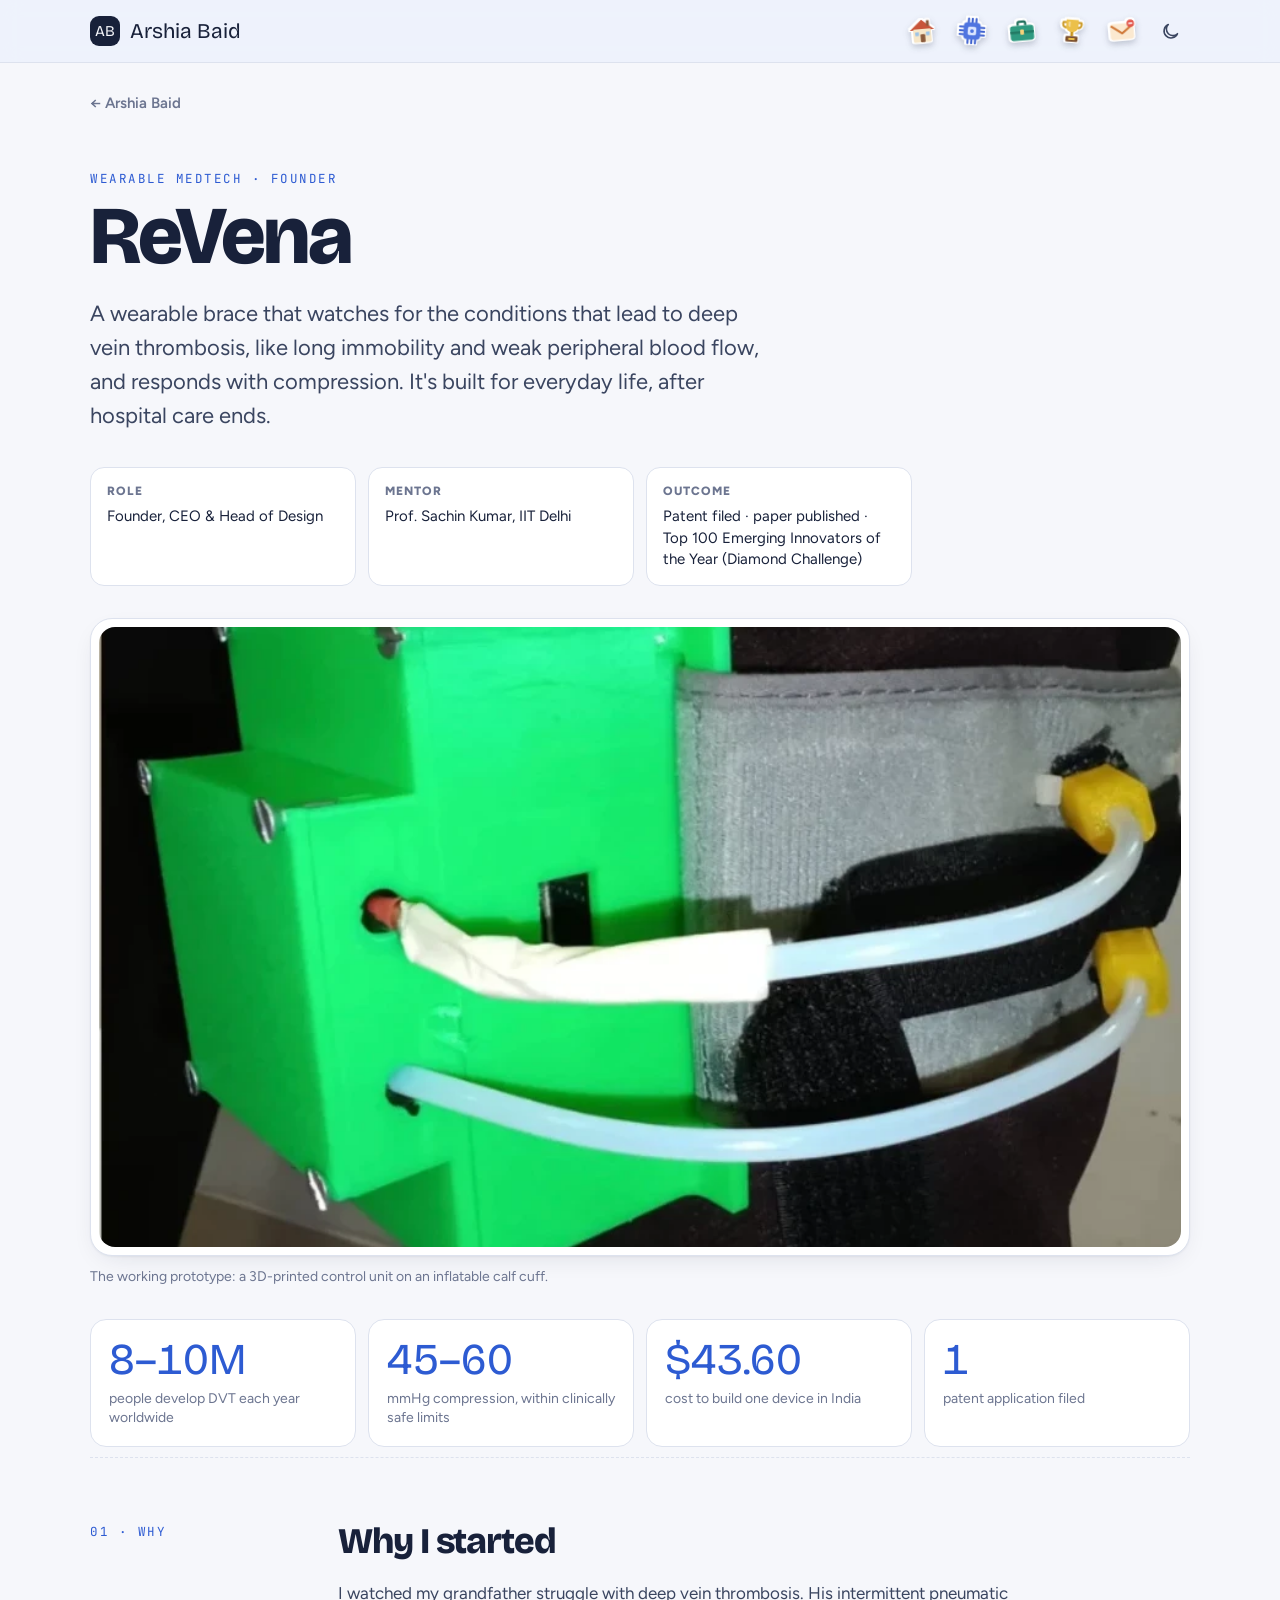
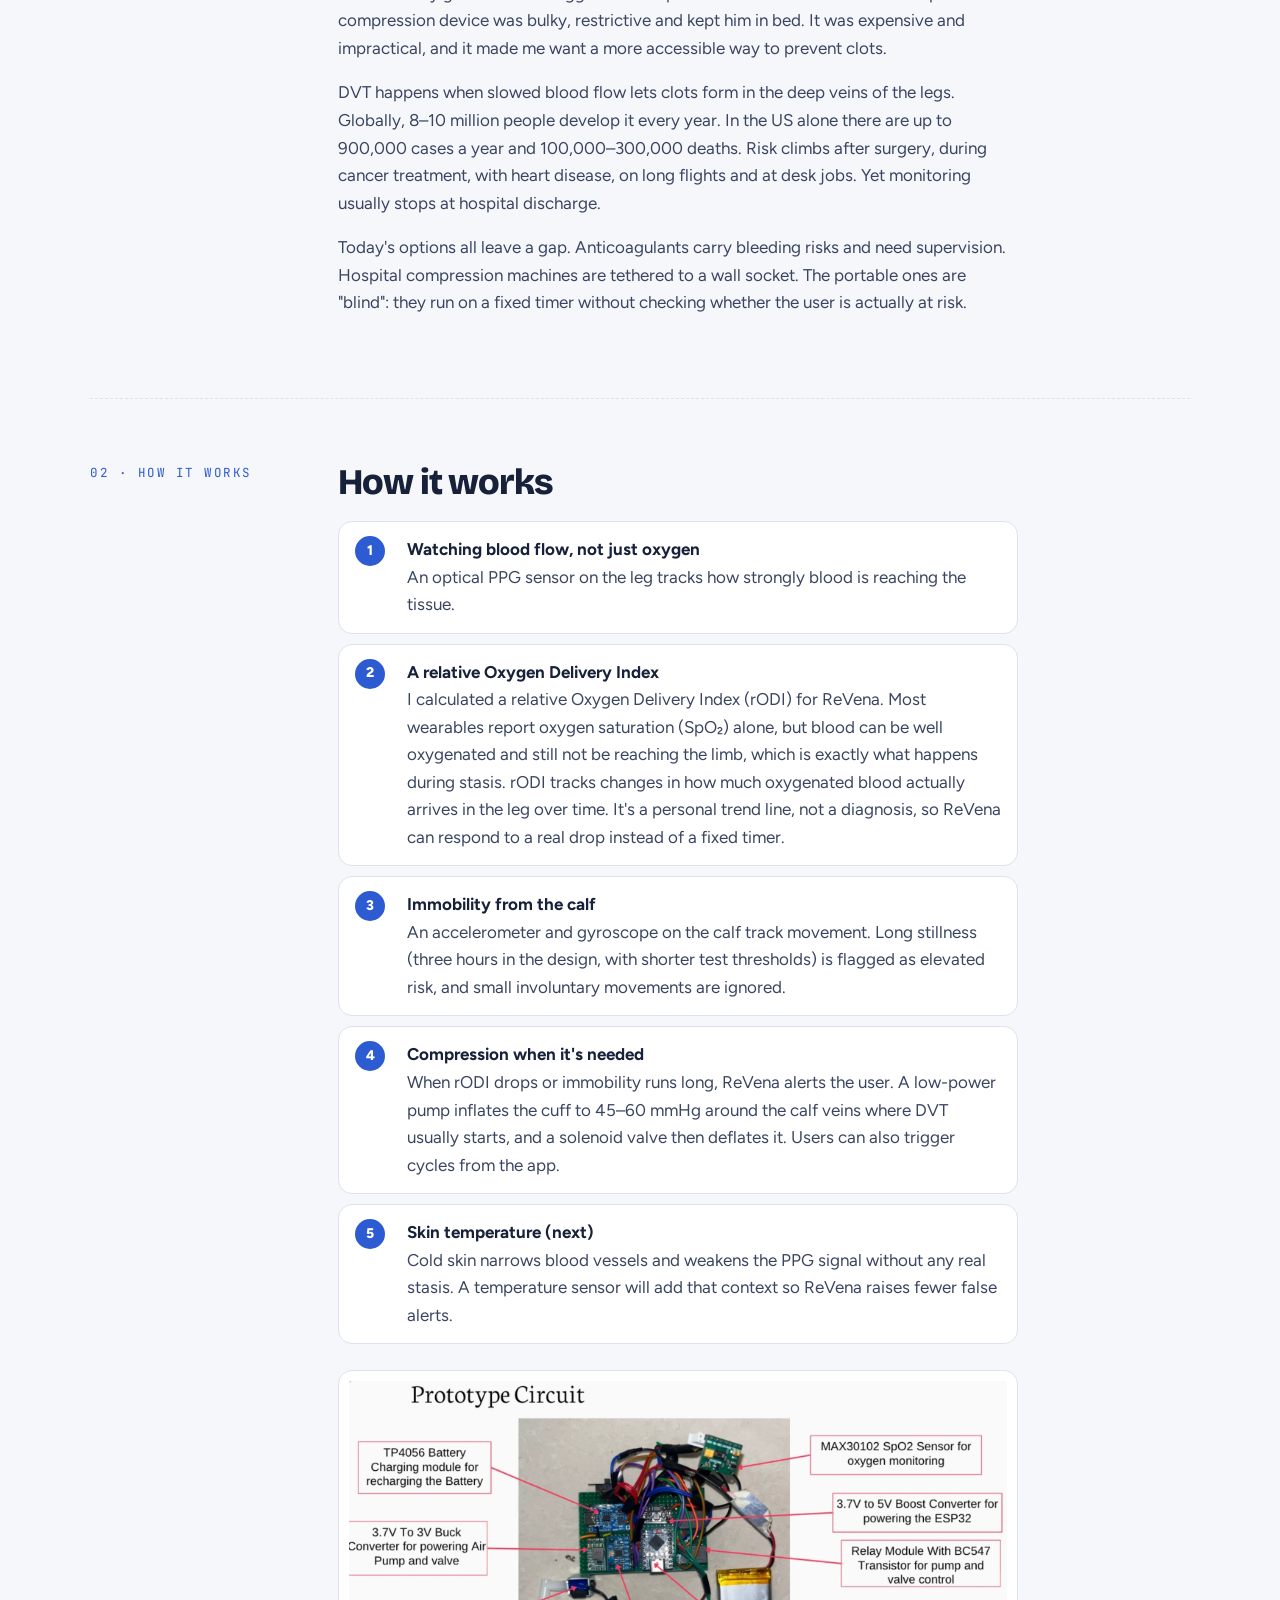
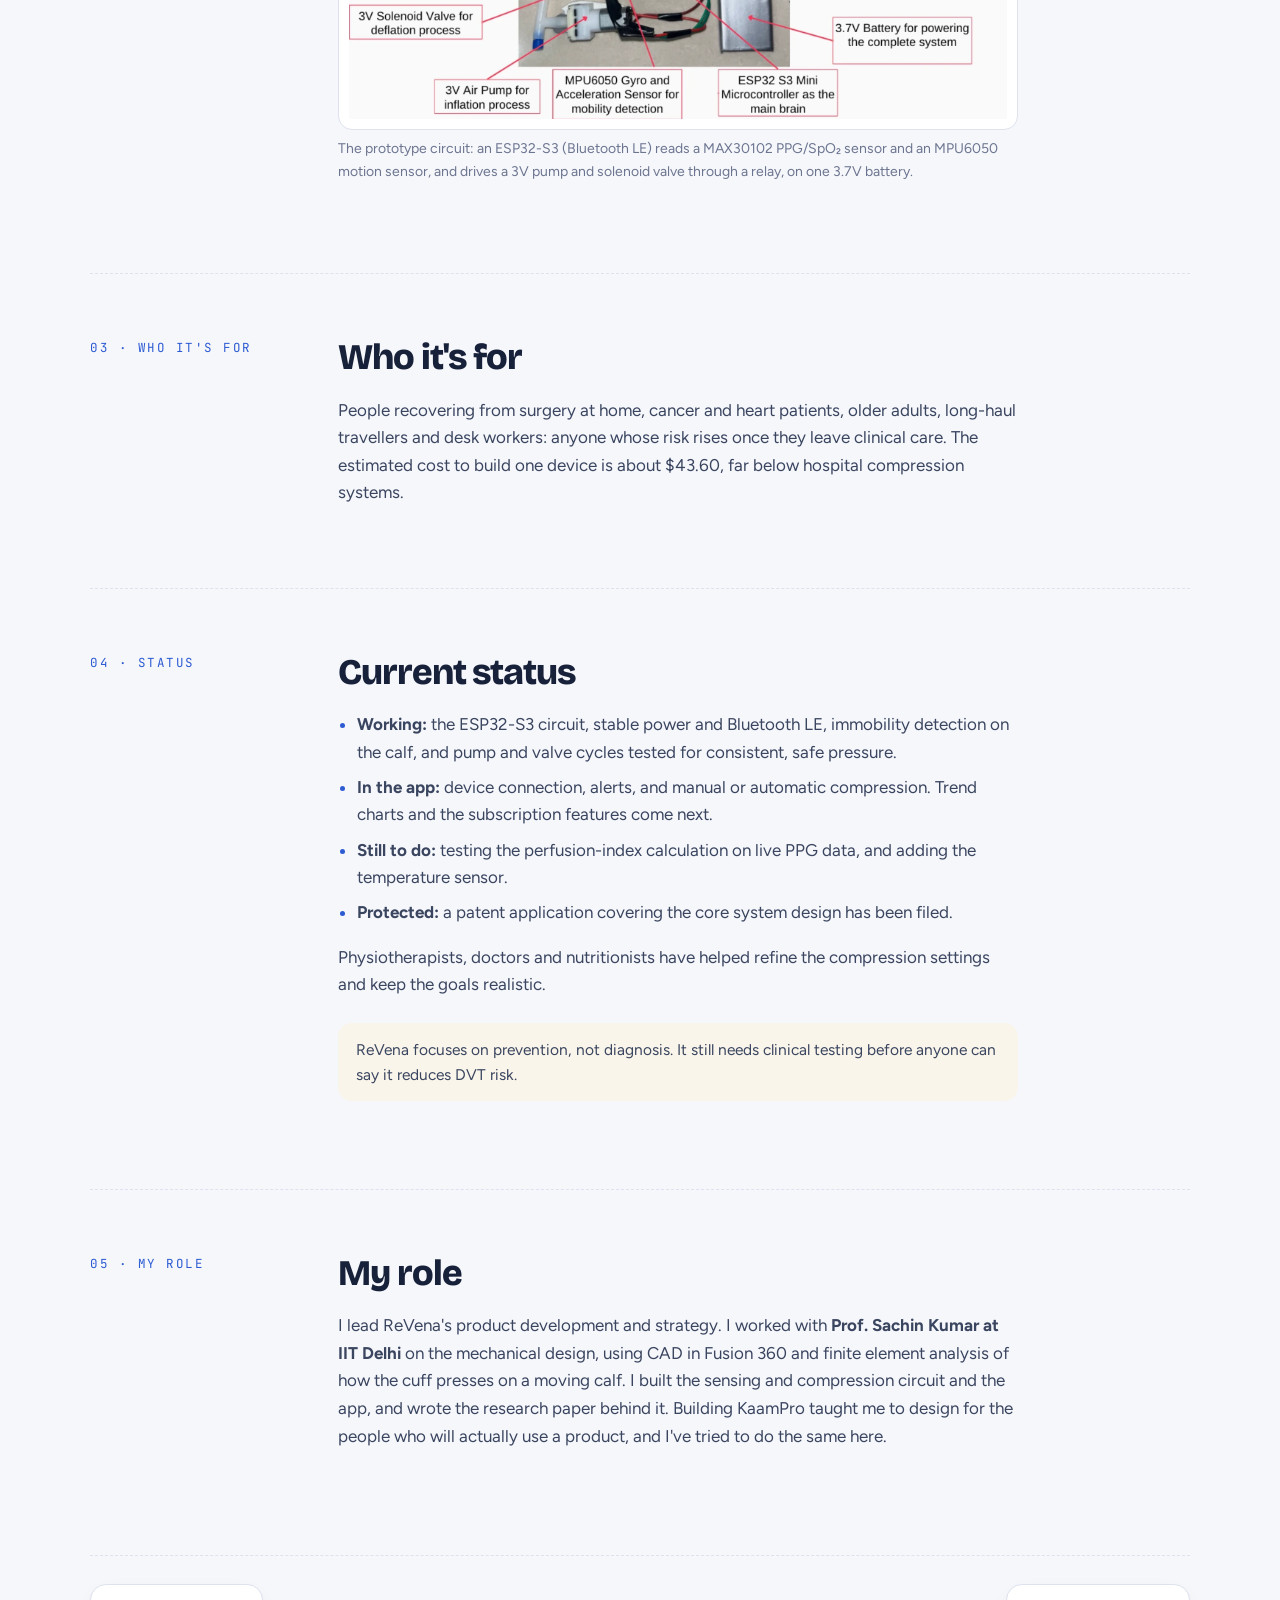
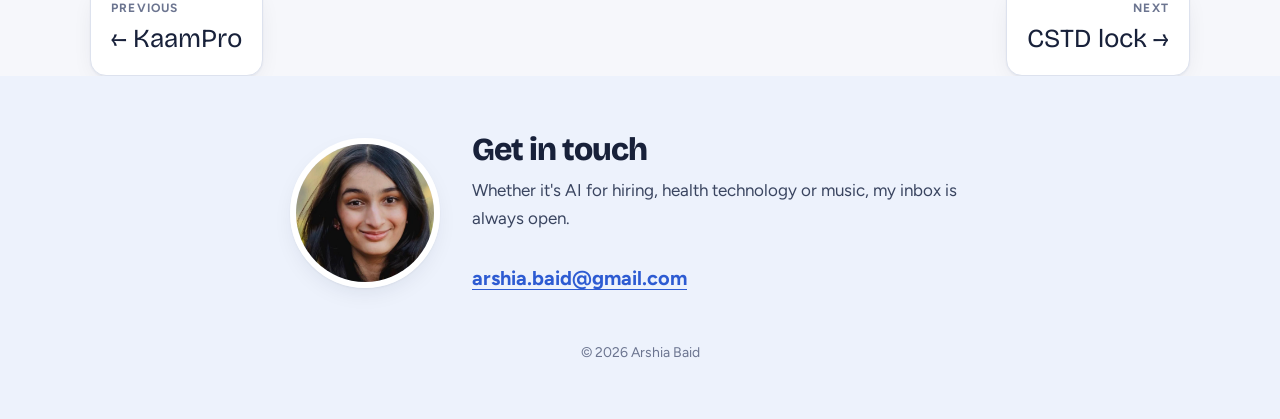
<file: arshia-site/projects/revena.html>
<!doctype html>
<html lang="en" class="no-js">
<head>
  <meta charset="utf-8">
  <meta name="viewport" content="width=device-width, initial-scale=1">
  <title>ReVena — Arshia Baid</title>
  <meta name="robots" content="noindex, nofollow, noarchive">
  <meta name="description" content="ReVena: a low-cost wearable that senses poor blood flow and immobility and responds with calf compression to help prevent DVT.">
  <meta property="og:title" content="ReVena — Arshia Baid">
  <meta property="og:description" content="ReVena: a low-cost wearable that senses poor blood flow and immobility and responds with calf compression to help prevent DVT.">
  <link rel="preconnect" href="https://fonts.googleapis.com">
  <link rel="preconnect" href="https://fonts.gstatic.com" crossorigin>
  <link href="https://fonts.googleapis.com/css2?family=Bricolage+Grotesque:opsz,wght@12..96,500;12..96,700;12..96,800&family=Figtree:wght@400;500;600;700;800&family=JetBrains+Mono:wght@400;500&display=swap" rel="stylesheet">
  <link rel="stylesheet" href="../assets/css/style.css">
  <link rel="icon" href="data:image/svg+xml,%3Csvg xmlns='http://www.w3.org/2000/svg' viewBox='0 0 32 32'%3E%3Crect width='32' height='32' rx='6' fill='%232557d6'/%3E%3Ctext x='16' y='22' font-family='Arial' font-size='16' font-weight='700' fill='white' text-anchor='middle'%3EAB%3C/text%3E%3C/svg%3E">
  <script>try{var t=localStorage.getItem("theme");if(t)document.documentElement.setAttribute("data-theme",t)}catch(e){}</script>
  <script defer src="../assets/js/main.js"></script>
</head>
<body>
<a class="skip" href="#main">Skip to content</a>
<header class="top">
  <div class="wrap">
    <a class="brand" href="../index.html"><span class="mark">AB</span>Arshia Baid</a>
    <nav class="icon-nav" aria-label="Main">
      <a href="../index.html" data-tip="home" aria-label="Home"><svg viewBox="0 0 32 32" aria-hidden="true"><polygon points="3,15 16,4 29,15" fill="#c8553a"/><rect x="6.5" y="14" width="19" height="14" rx="1.5" fill="#f6e6c8"/><rect x="14" y="19.5" width="5" height="8.5" rx="1" fill="#8a5a3c"/><rect x="8.5" y="17" width="4" height="4" rx=".6" fill="#9cc3e6"/><rect x="20" y="17" width="4" height="4" rx=".6" fill="#9cc3e6"/><rect x="21" y="5" width="3" height="6" fill="#8a5a3c"/></svg></a>
      <a href="../index.html#kaampro" data-tip="KaamPro" aria-label="KaamPro"><svg viewBox="0 0 32 32" aria-hidden="true"><path d="M12 3v4M16 3v4M20 3v4M12 25v4M16 25v4M20 25v4M3 12h4M3 16h4M3 20h4M25 12h4M25 16h4M25 20h4" stroke="#3f62cf" stroke-width="2.2" stroke-linecap="round"/><rect x="7" y="7" width="18" height="18" rx="4" fill="#4f74e0"/><rect x="11.5" y="11.5" width="9" height="9" rx="2" fill="#dbe5ff"/><circle cx="16" cy="16" r="2" fill="#4f74e0"/></svg></a>
      <a href="../index.html#experience" data-tip="experience" aria-label="Experience"><svg viewBox="0 0 32 32" aria-hidden="true"><path d="M12 10V7.5A1.5 1.5 0 0 1 13.5 6h5A1.5 1.5 0 0 1 20 7.5V10" fill="none" stroke="#1f6e5b" stroke-width="2.4"/><rect x="3.5" y="10" width="25" height="16" rx="3" fill="#2f9a80"/><rect x="3.5" y="16" width="25" height="2.6" fill="#237a64"/><rect x="14" y="14.5" width="4" height="5.5" rx="1" fill="#f6d27a"/></svg></a>
      <a href="../index.html#recognition" data-tip="recognition" aria-label="Recognition"><svg viewBox="0 0 32 32" aria-hidden="true"><path d="M10 7H6.5a3.5 3.5 0 0 0 4 5.2M22 7h3.5a3.5 3.5 0 0 1-4 5.2" fill="none" stroke="#c9961f" stroke-width="2.2"/><path d="M9.5 4h13v7a6.5 6.5 0 0 1-13 0z" fill="#ecc04a"/><path d="M12 6h2v6a3 3 0 0 1-2-2z" fill="#fff" opacity=".45"/><rect x="14.5" y="17" width="3" height="4.5" fill="#c9961f"/><rect x="9.5" y="21.5" width="13" height="6" rx="1.5" fill="#7a4e2d"/><rect x="12.5" y="23.5" width="7" height="2" rx=".5" fill="#ecc04a"/></svg></a>
      <a href="#contact" data-tip="say hi" aria-label="Contact"><svg viewBox="0 0 32 32" aria-hidden="true"><rect x="3.5" y="8" width="25" height="17" rx="3" fill="#fbe9d0"/><path d="M4.5 10l11.5 8.5L27.5 10" fill="none" stroke="#d07a3a" stroke-width="2.2" stroke-linejoin="round"/><circle cx="25.5" cy="8.5" r="4" fill="#e2574c"/><path d="M24 8.5h3" stroke="#fff" stroke-width="1.6" stroke-linecap="round"/></svg></a>
      <button class="theme-btn" type="button" aria-label="Toggle dark mode"><svg viewBox="0 0 24 24" fill="none" stroke="currentColor" stroke-width="1.8" stroke-linecap="round" stroke-linejoin="round" aria-hidden="true"><path d="M20 14.5A8 8 0 1 1 9.5 4a6.5 6.5 0 0 0 10.5 10.5z"/></svg></button>
    </nav>
  </div>
</header>
<main id="main">
<div class="wrap">
  <a class="crumb" href="../index.html">← Arshia Baid</a>

  <header class="case-head">
    <span class="label">Wearable medtech · Founder</span>
    <h1>ReVena</h1>
    <p class="lede">A wearable brace that watches for the conditions that lead to deep vein thrombosis, like long immobility and weak peripheral blood flow, and responds with compression. It's built for everyday life, after hospital care ends.</p>
    <dl class="facts">
      <div><dt>Role</dt><dd>Founder, CEO &amp; Head of Design</dd></div>
      <div><dt>Mentor</dt><dd>Prof. Sachin Kumar, IIT Delhi</dd></div>
      <div><dt>Outcome</dt><dd>Patent filed · paper published · Top 100 Emerging Innovators of the Year (Diamond Challenge)</dd></div>
    </dl>
  </header>

  <figure class="hero-img"><img src="../assets/img/revena/prototype-close.webp" alt="The ReVena prototype: a green 3D-printed control unit with air tubes on an inflatable calf cuff"></figure>
  <p class="muted" style="font-size:14px">The working prototype: a 3D-printed control unit on an inflatable calf cuff.</p>

  <div class="numbers">
    <div><b>8–10M</b><span>people develop DVT each year worldwide</span></div>
    <div><b>45–60</b><span>mmHg compression, within clinically safe limits</span></div>
    <div><b>$43.60</b><span>cost to build one device in India</span></div>
    <div><b>1</b><span>patent application filed</span></div>
  </div>

  <section class="chapter">
    <span class="label">01 · Why</span>
    <div class="body">
      <h2>Why I started</h2>
      <p>I watched my grandfather struggle with deep vein thrombosis. His intermittent pneumatic compression device was bulky, restrictive and kept him in bed. It was expensive and impractical, and it made me want a more accessible way to prevent clots.</p>
      <p>DVT happens when slowed blood flow lets clots form in the deep veins of the legs. Globally, 8–10 million people develop it every year. In the US alone there are up to 900,000 cases a year and 100,000–300,000 deaths. Risk climbs after surgery, during cancer treatment, with heart disease, on long flights and at desk jobs. Yet monitoring usually stops at hospital discharge.</p>
      <p>Today's options all leave a gap. Anticoagulants carry bleeding risks and need supervision. Hospital compression machines are tethered to a wall socket. The portable ones are "blind": they run on a fixed timer without checking whether the user is actually at risk.</p>
    </div>
  </section>

  <section class="chapter">
    <span class="label">02 · How it works</span>
    <div class="body">
      <h2>How it works</h2>
      <ol class="steps">
        <li><div><b>Watching blood flow, not just oxygen</b>An optical PPG sensor on the leg tracks how strongly blood is reaching the tissue.</div></li>
        <li><div><b>A relative Oxygen Delivery Index</b>I calculated a relative Oxygen Delivery Index (rODI) for ReVena. Most wearables report oxygen saturation (SpO₂) alone, but blood can be well oxygenated and still not be reaching the limb, which is exactly what happens during stasis. rODI tracks changes in how much oxygenated blood actually arrives in the leg over time. It's a personal trend line, not a diagnosis, so ReVena can respond to a real drop instead of a fixed timer.</div></li>
        <li><div><b>Immobility from the calf</b>An accelerometer and gyroscope on the calf track movement. Long stillness (three hours in the design, with shorter test thresholds) is flagged as elevated risk, and small involuntary movements are ignored.</div></li>
        <li><div><b>Compression when it's needed</b>When rODI drops or immobility runs long, ReVena alerts the user. A low-power pump inflates the cuff to 45–60 mmHg around the calf veins where DVT usually starts, and a solenoid valve then deflates it. Users can also trigger cycles from the app.</div></li>
        <li><div><b>Skin temperature (next)</b>Cold skin narrows blood vessels and weakens the PPG signal without any real stasis. A temperature sensor will add that context so ReVena raises fewer false alerts.</div></li>
      </ol>
      <figure class="fig paper"><img src="../assets/img/revena/circuit.webp" alt="Labelled prototype circuit: ESP32-S3 Mini, MAX30102 SpO2 sensor, MPU6050 motion sensor, relay with BC547 transistor, 3V air pump, 3V solenoid valve, boost and buck converters, TP4056 charger and a 3.7V battery"><figcaption>The prototype circuit: an ESP32-S3 (Bluetooth LE) reads a MAX30102 PPG/SpO₂ sensor and an MPU6050 motion sensor, and drives a 3V pump and solenoid valve through a relay, on one 3.7V battery.</figcaption></figure>
    </div>
  </section>

  <section class="chapter">
    <span class="label">03 · Who it's for</span>
    <div class="body">
      <h2>Who it's for</h2>
      <p>People recovering from surgery at home, cancer and heart patients, older adults, long-haul travellers and desk workers: anyone whose risk rises once they leave clinical care. The estimated cost to build one device is about $43.60, far below hospital compression systems.</p>
    </div>
  </section>

  <section class="chapter">
    <span class="label">04 · Status</span>
    <div class="body">
      <h2>Current status</h2>
      <ul>
        <li><b>Working:</b> the ESP32-S3 circuit, stable power and Bluetooth LE, immobility detection on the calf, and pump and valve cycles tested for consistent, safe pressure.</li>
        <li><b>In the app:</b> device connection, alerts, and manual or automatic compression. Trend charts and the subscription features come next.</li>
        <li><b>Still to do:</b> testing the perfusion-index calculation on live PPG data, and adding the temperature sensor.</li>
        <li><b>Protected:</b> a patent application covering the core system design has been filed.</li>
      </ul>
      <p>Physiotherapists, doctors and nutritionists have helped refine the compression settings and keep the goals realistic.</p>
      <div class="aside"><p>ReVena focuses on prevention, not diagnosis. It still needs clinical testing before anyone can say it reduces DVT risk.</p></div>
    </div>
  </section>

  <section class="chapter">
    <span class="label">05 · My role</span>
    <div class="body">
      <h2>My role</h2>
      <p>I lead ReVena's product development and strategy. I worked with <b>Prof. Sachin Kumar at IIT Delhi</b> on the mechanical design, using CAD in Fusion 360 and finite element analysis of how the cuff presses on a moving calf. I built the sensing and compression circuit and the app, and wrote the research paper behind it. Building KaamPro taught me to design for the people who will actually use a product, and I've tried to do the same here.</p>
    </div>
  </section>

  <nav class="next-case" aria-label="More work">
    <a href="kaampro.html"><small>Previous</small><strong>← KaamPro</strong></a>
    <a class="r" href="cstd.html"><small>Next</small><strong>CSTD lock →</strong></a>
  </nav>
</div>

</main>
<footer class="sec t-blue wave dotted foot" id="contact">
  <div class="wrap">
    <div class="connect">
      <div class="ph-round"><img src="../assets/img/me/portrait.webp" alt="Arshia Baid"></div>
      <div>
        <h2>Get in touch</h2>
        <p>Whether it's AI for hiring, health technology or music, my inbox is always open.</p>
        <a class="mail-hand" href="mailto:arshia.baid@gmail.com">arshia.baid@gmail.com</a>
      </div>
    </div>
    <p class="copy">© <span id="year">2026</span> Arshia Baid</p>
  </div>
</footer>
</body>
</html>
</file>
<file: arshia-site/assets/css/style.css>
/* Arshia Baid — site styles
   Layout concept: a personal notebook of tinted sections joined by wavy seams;
   one deep navy "lab" band for KaamPro's AI agents. */

:root {
  --bg: #f6f7fb;
  --card: #ffffff;
  --ink: #18213a;
  --ink-2: #3a4560;
  --muted: #6c7590;
  --line: #dde2ee;
  --dot: rgba(24, 33, 58, .09);

  --blue: #2d5bd2;      /* primary accent */
  --teal: #1d8a73;      /* second underline / tags */
  --gold: #c98a14;      /* third underline, Rajasthan marigold */
  --accent: var(--blue);

  --tint-blue: #edf2fc;
  --tint-teal: #ecf5f1;
  --tint-sand: #faf5ea;
  --tint-slate: #f1f2f8;

  --navy: #0c1430;      /* KaamPro band, same in both themes */
  --navy-2: #13204a;
  --glow: #3b6dff;
  --on-navy: #e9eeff;
  --on-navy-2: #a7b3d6;

  --serif: "DM Serif Display", "Iowan Old Style", Georgia, serif;
  --sans: "Nunito Sans", ui-sans-serif, system-ui, -apple-system, "Segoe UI", sans-serif;
  --hand: "Caveat", "Segoe Print", "Bradley Hand", cursive;
  --mono: "JetBrains Mono", ui-monospace, Menlo, monospace;

  --max: 1180px;
  --text: 680px;
  --gutter: clamp(16px, 4vw, 40px);
  --radius: 18px;
  --shadow: 0 1px 2px rgba(24,33,58,.05), 0 8px 28px -12px rgba(24,33,58,.16);
  color-scheme: light;
}
@media (prefers-color-scheme: dark) {
  :root:not([data-theme="light"]) {
    --bg: #0e1322; --card: #161d31; --ink: #e8ecf6; --ink-2: #c3cbe0; --muted: #8d97b3; --line: #2a3350; --dot: rgba(232,236,246,.07);
    --blue: #86a6ff; --teal: #4fc3a6; --gold: #f0b54b;
    --tint-blue: #111a2e; --tint-teal: #0f1d1d; --tint-sand: #1b1912; --tint-slate: #131828;
    --shadow: 0 1px 2px rgba(0,0,0,.3), 0 10px 30px -14px rgba(0,0,0,.6);
    color-scheme: dark;
  }
}
:root[data-theme="dark"] {
  --bg: #0e1322; --card: #161d31; --ink: #e8ecf6; --ink-2: #c3cbe0; --muted: #8d97b3; --line: #2a3350; --dot: rgba(232,236,246,.07);
  --blue: #86a6ff; --teal: #4fc3a6; --gold: #f0b54b;
  --tint-blue: #111a2e; --tint-teal: #0f1d1d; --tint-sand: #1b1912; --tint-slate: #131828;
  --shadow: 0 1px 2px rgba(0,0,0,.3), 0 10px 30px -14px rgba(0,0,0,.6);
  color-scheme: dark;
}

/* ---------- base ---------- */
*, *::before, *::after { box-sizing: border-box; }
html { -webkit-text-size-adjust: 100%; scroll-behavior: smooth; scroll-padding-top: 80px; }
body { margin: 0; background: var(--bg); color: var(--ink); font-family: var(--sans); font-size: 17px; line-height: 1.62; -webkit-font-smoothing: antialiased; overflow-x: hidden; }
img { max-width: 100%; display: block; }
a { color: inherit; text-decoration: none; }
:focus-visible { outline: 2px solid var(--blue); outline-offset: 3px; border-radius: 4px; }
::selection { background: var(--blue); color: #fff; }
h1, h2, h3, h4 { margin: 0; line-height: 1.12; text-wrap: balance; }
h1, h2 { font-family: var(--serif); font-weight: 400; letter-spacing: -0.01em; }
h3, h4 { font-weight: 700; letter-spacing: -0.005em; }
p { margin: 0 0 1em; }
.wrap { max-width: var(--max); margin: 0 auto; padding-left: max(var(--gutter), env(safe-area-inset-left, 0px)); padding-right: max(var(--gutter), env(safe-area-inset-right, 0px)); }
.skip { position: absolute; left: -999px; }
.skip:focus { left: 16px; top: 16px; background: var(--card); padding: 8px 12px; z-index: 99; }
.hand { font-family: var(--hand); font-size: 22px; line-height: 1; color: var(--muted); }
.muted { color: var(--muted); }
.dotted { background-image: radial-gradient(var(--dot) 1.2px, transparent 1.3px); background-size: 22px 22px; }
.ulink { color: var(--blue); border-bottom: 1.5px solid color-mix(in srgb, var(--blue) 35%, transparent); transition: border-color .15s; }
.ulink:hover { border-color: var(--blue); }

/* ---------- top bar ---------- */
body::before { content: ""; position: fixed; inset: 0 0 auto; height: env(safe-area-inset-top, 0px); z-index: 30; background: var(--bg); }
.top { position: sticky; top: env(safe-area-inset-top, 0px); z-index: 20; background: color-mix(in srgb, var(--tint-blue) 88%, transparent); backdrop-filter: blur(10px); border-bottom: 1px solid var(--line); }
.top .wrap { display: flex; align-items: center; justify-content: space-between; height: 62px; gap: 12px; }
.brand { display: flex; align-items: center; gap: 10px; font-family: var(--serif); font-size: 21px; }
.brand .mark { width: 30px; height: 30px; border-radius: 9px; background: var(--ink); color: var(--bg); display: grid; place-items: center; font-family: var(--serif); font-size: 15px; }
.icon-nav { display: flex; align-items: center; gap: 4px; }
.icon-nav a, .theme-btn {
  position: relative; width: 40px; height: 40px; border-radius: 12px; display: grid; place-items: center; color: var(--ink-2);
  background: none; border: 0; cursor: pointer; transition: background .15s, color .15s, transform .15s;
}
.icon-nav a:hover, .theme-btn:hover { background: var(--card); color: var(--blue); transform: translateY(-2px); }
.icon-nav svg, .theme-btn svg { width: 21px; height: 21px; }
.icon-nav a::after { content: attr(data-tip); position: absolute; top: calc(100% + 6px); left: 50%; transform: translateX(-50%); font-family: var(--hand); font-size: 17px; white-space: nowrap; color: var(--ink); background: var(--card); border: 1px solid var(--line); border-radius: 8px; padding: 2px 8px; opacity: 0; pointer-events: none; transition: opacity .15s; }
.icon-nav a:hover::after, .icon-nav a:focus-visible::after { opacity: 1; }

/* ---------- section scaffolding ---------- */
.sec { position: relative; padding-block: clamp(56px, 8vw, 96px); }
.sec.t-blue { background-color: var(--tint-blue); }
.sec.t-teal { background-color: var(--tint-teal); }
.sec.t-sand { background-color: var(--tint-sand); }
.sec.t-slate { background-color: var(--tint-slate); }
/* wavy seam on top of a section, drawn in that section's own colour */
.wave::before {
  content: ""; position: absolute; left: 0; right: 0; top: -13px; height: 14px; background: inherit; background-image: none;
  -webkit-mask: url("data:image/svg+xml,%3Csvg xmlns='http://www.w3.org/2000/svg' width='40' height='14' viewBox='0 0 40 14'%3E%3Cpath d='M0 14 V7 Q10 0 20 7 T40 7 V14 Z' fill='black'/%3E%3C/svg%3E") repeat-x bottom / 40px 14px;
          mask: url("data:image/svg+xml,%3Csvg xmlns='http://www.w3.org/2000/svg' width='40' height='14' viewBox='0 0 40 14'%3E%3Cpath d='M0 14 V7 Q10 0 20 7 T40 7 V14 Z' fill='black'/%3E%3C/svg%3E") repeat-x bottom / 40px 14px;
}
.sec-head { display: flex; align-items: flex-end; gap: 14px; margin-bottom: 34px; flex-wrap: wrap; }
.sec-ic { width: 46px; height: 46px; border-radius: 14px; background: var(--card); box-shadow: var(--shadow); display: grid; place-items: center; color: var(--blue); flex: none; }
.sec-ic svg { width: 24px; height: 24px; }
.sec-head .hand { display: block; font-size: 21px; margin-bottom: 2px; }
.sec-head h2 { font-size: clamp(30px, 4vw, 42px); }
.sec-head h2 span { background: linear-gradient(transparent 72%, color-mix(in srgb, var(--u, var(--blue)) 28%, transparent) 72%); padding: 0 2px; }
.sec-head .side { margin-left: auto; display: flex; gap: 8px; }
.arrow-btn { width: 42px; height: 42px; border-radius: 50%; border: 1px solid var(--line); background: var(--card); color: var(--ink); cursor: pointer; display: grid; place-items: center; font-size: 18px; transition: background .15s, color .15s, transform .15s; }
.arrow-btn:hover { background: var(--ink); color: var(--bg); transform: translateY(-2px); }

/* ---------- hero ---------- */
.hero { padding-block: clamp(48px, 8vw, 96px) clamp(40px, 6vw, 72px); }
.hero-grid { display: grid; grid-template-columns: minmax(0, 1.25fr) minmax(0, .9fr); gap: clamp(32px, 6vw, 80px); align-items: center; }
.hero h1 { font-size: clamp(54px, 9vw, 104px); line-height: .95; letter-spacing: -0.02em; }
.hero h1 .dot { color: var(--blue); }
.hero .intro { font-size: clamp(18px, 2vw, 21px); line-height: 1.75; color: var(--ink-2); margin-top: 26px; max-width: 38ch; }
.hero .intro a { color: var(--ink); font-weight: 700; border-bottom: 3px solid var(--u, var(--blue)); transition: background .15s; padding: 0 1px; }
.hero .intro a:hover { background: color-mix(in srgb, var(--u, var(--blue)) 14%, transparent); }
.mail-hand { display: inline-block; margin-top: 18px; font-family: var(--hand); font-size: 26px; color: var(--blue); border-bottom: 1.5px solid currentColor; line-height: 1.1; }
.roundies { display: flex; gap: 10px; margin-top: 22px; }
.roundies a { width: 44px; height: 44px; border-radius: 50%; border: 1.5px solid color-mix(in srgb, var(--blue) 40%, var(--line)); display: grid; place-items: center; color: var(--blue); background: var(--card); transition: transform .15s, background .15s, color .15s; }
.roundies a:hover { transform: translateY(-2px); background: var(--blue); color: #fff; }
.roundies svg { width: 19px; height: 19px; }

.frame { justify-self: center; width: min(360px, 100%); padding: 10px; background: var(--card); border-radius: 26px; box-shadow: var(--shadow); border: 1px solid var(--line); position: relative; }
.frame img { width: 100%; aspect-ratio: 4/5; object-fit: cover; object-position: center 25%; border-radius: 18px; }
.frame .tag { position: absolute; left: -18px; bottom: 34px; background: var(--card); border: 1px solid var(--line); border-radius: 12px; padding: 8px 12px; box-shadow: var(--shadow); font-size: 13px; line-height: 1.3; }
.frame .tag b { display: block; font-size: 15px; }
.frame .tag .hand { font-size: 18px; color: var(--teal); }

.seen { margin-top: clamp(40px, 6vw, 64px); }
.seen .hand { font-size: 21px; display: flex; align-items: center; gap: 8px; }
.seen ul { list-style: none; margin: 14px 0 0; padding: 0; display: flex; flex-wrap: wrap; gap: 10px; }
.seen li { background: var(--card); border: 1px solid var(--line); border-radius: 12px; padding: 9px 14px; font-weight: 700; font-size: 14.5px; line-height: 1.2; display: flex; align-items: center; gap: 8px; }
.seen li small { display: block; font-weight: 400; color: var(--muted); font-size: 12.5px; }
.seen li i { width: 8px; height: 8px; border-radius: 50%; background: var(--c, var(--blue)); flex: none; }

/* tall photo reel */
.reel { overflow: hidden; padding-block: 8px 30px; }
.reel .track { display: flex; gap: 16px; width: max-content; animation: reel 70s linear infinite; }
.reel:hover .track { animation-play-state: paused; }
.reel figure { margin: 0; width: 210px; flex: none; background: var(--card); border: 1px solid var(--line); border-radius: 16px; padding: 7px; box-shadow: var(--shadow); }
.reel img { width: 100%; height: 270px; object-fit: cover; border-radius: 11px; }
.reel figcaption { font-family: var(--hand); font-size: 18px; text-align: center; padding: 6px 4px 0; line-height: 1.1; color: var(--ink-2); }
@keyframes reel { to { transform: translateX(-50%); } }

/* ---------- KaamPro lab band ---------- */
.lab { position: relative; background: var(--navy); color: var(--on-navy); padding-block: clamp(64px, 9vw, 112px); overflow: hidden; isolation: isolate; }
.lab::before { /* smoky glow, after Lorena's hero */
  content: ""; position: absolute; inset: -20%; z-index: -1; pointer-events: none;
  background:
    radial-gradient(40% 30% at 15% 20%, color-mix(in srgb, var(--glow) 45%, transparent), transparent 70%),
    radial-gradient(35% 40% at 85% 30%, rgba(80, 200, 255, .22), transparent 70%),
    radial-gradient(45% 35% at 60% 95%, rgba(110, 80, 255, .25), transparent 70%);
  filter: blur(10px);
}
.lab::after { content: ""; position: absolute; inset: 0; z-index: -1; background-image: radial-gradient(rgba(255,255,255,.07) 1px, transparent 1.2px); background-size: 22px 22px; }
.lab .hand { color: #9db5ff; }
.lab .sec-ic { background: rgba(255,255,255,.08); color: #fff; box-shadow: none; border: 1px solid rgba(255,255,255,.14); }
.lab .sec-head h2 { color: #fff; font-size: clamp(44px, 7vw, 76px); }
.lab .sec-head h2 .dot { color: #6f95ff; }
.lab-top { display: grid; grid-template-columns: minmax(0, 1.2fr) minmax(0, .8fr); gap: 48px; align-items: start; }
.lab .lede { font-size: clamp(19px, 2.1vw, 22px); line-height: 1.55; color: var(--on-navy); max-width: 44ch; }
.lab .lede b { color: #fff; }
.lab p { color: var(--on-navy-2); }
.lab .chips { display: flex; flex-wrap: wrap; gap: 8px; margin-top: 18px; }
.lab .chip { font-family: var(--mono); font-size: 11.5px; letter-spacing: .04em; color: #cfdbff; border: 1px solid rgba(255,255,255,.18); background: rgba(255,255,255,.04); border-radius: 999px; padding: 6px 11px; }

.ticket { position: relative; display: flex; background: linear-gradient(135deg, #f0b54b, #e48a2a); color: #3a1f00; border-radius: 14px; overflow: hidden; box-shadow: 0 18px 40px -18px rgba(240,160,60,.6); transform: rotate(2deg); max-width: 380px; justify-self: end; }
.ticket .main { padding: 18px 20px; flex: 1; border-right: 2px dashed rgba(58,31,0,.35); }
.ticket .main small { font-family: var(--mono); font-size: 10.5px; letter-spacing: .14em; text-transform: uppercase; opacity: .75; display: block; }
.ticket .main strong { font-family: var(--mono); font-size: 22px; letter-spacing: .04em; display: block; margin: 8px 0 6px; }
.ticket .stub { writing-mode: vertical-rl; font-family: var(--mono); font-size: 12px; letter-spacing: .2em; text-transform: uppercase; padding: 12px 10px; display: grid; place-items: center; }
.ticket::before, .ticket::after { content: ""; position: absolute; right: 34px; width: 18px; height: 18px; border-radius: 50%; background: var(--navy); }
.ticket::before { top: -9px; } .ticket::after { bottom: -9px; }

.lab-stats { display: grid; grid-template-columns: repeat(5, minmax(0, 1fr)); gap: 12px; margin: 44px 0 56px; }
.lab-stats div { background: rgba(255,255,255,.05); border: 1px solid rgba(255,255,255,.1); border-radius: 16px; padding: 18px 16px; }
.lab-stats b { display: block; font-family: var(--serif); font-weight: 400; font-size: clamp(30px, 3.6vw, 44px); line-height: 1; color: #fff; font-variant-numeric: tabular-nums; }
.lab-stats span { display: block; margin-top: 8px; font-size: 13.5px; color: var(--on-navy-2); line-height: 1.35; }

.lab h3.sub { font-family: var(--serif); font-weight: 400; font-size: clamp(26px, 3vw, 34px); color: #fff; margin-bottom: 8px; }
.flow { display: flex; align-items: stretch; gap: 0; margin: 26px 0 18px; overflow-x: auto; padding-bottom: 6px; }
.node { flex: 1 0 150px; background: rgba(255,255,255,.06); border: 1px solid rgba(255,255,255,.14); border-radius: 14px; padding: 14px; min-width: 0; }
.node small { font-family: var(--mono); font-size: 10.5px; letter-spacing: .12em; text-transform: uppercase; color: #8fa6e8; }
.node b { display: block; color: #fff; margin: 4px 0 4px; font-size: 15.5px; }
.node span { font-size: 13px; color: var(--on-navy-2); line-height: 1.4; display: block; }
.node.human { background: rgba(240,181,75,.12); border-color: rgba(240,181,75,.5); }
.node.human small { color: #f0b54b; }
.flow .arr { flex: 0 0 34px; display: grid; place-items: center; color: #6f95ff; font-size: 20px; }

.agents { display: grid; grid-template-columns: repeat(2, minmax(0, 1fr)); gap: 16px; margin-top: 30px; }
.agent { background: linear-gradient(180deg, rgba(255,255,255,.07), rgba(255,255,255,.03)); border: 1px solid rgba(255,255,255,.12); border-radius: 18px; padding: 22px; min-width: 0; }
.agent .ah { display: flex; align-items: center; gap: 12px; margin-bottom: 12px; }
.agent .ai { width: 40px; height: 40px; border-radius: 12px; display: grid; place-items: center; background: color-mix(in srgb, var(--ac, #6f95ff) 22%, transparent); color: var(--ac, #6f95ff); flex: none; }
.agent .ai svg { width: 21px; height: 21px; }
.agent h4 { color: #fff; font-size: 18px; }
.agent .role { font-family: var(--mono); font-size: 11px; letter-spacing: .1em; text-transform: uppercase; color: var(--ac, #8fa6e8); }
.agent p { font-size: 15px; margin: 0 0 12px; }
.agent .io { font-family: var(--mono); font-size: 11.5px; color: #c7d3f5; background: rgba(0,0,0,.22); border-radius: 8px; padding: 8px 10px; line-height: 1.5; overflow-x: auto; }
.agent .io em { font-style: normal; color: #6f95ff; }

.demo-grid { display: grid; grid-template-columns: minmax(0, .95fr) minmax(0, 1.05fr); gap: 40px; align-items: center; margin-top: 64px; }
.phone { background: #0a1029; border: 1px solid rgba(255,255,255,.14); border-radius: 26px; padding: 16px; box-shadow: 0 30px 70px -30px rgba(0,0,0,.8); max-width: 420px; width: 100%; justify-self: center; }
.phone .bar { display: flex; align-items: center; gap: 10px; padding: 4px 6px 12px; border-bottom: 1px solid rgba(255,255,255,.08); margin-bottom: 12px; }
.phone .bar .av { width: 34px; height: 34px; border-radius: 50%; background: linear-gradient(135deg, #3b6dff, #50c8ff); display: grid; place-items: center; color: #fff; font-size: 13px; font-weight: 800; }
.phone .bar b { color: #fff; font-size: 14.5px; display: block; }
.phone .bar small { color: #8fa6e8; font-size: 12px; }
.phone .live { margin-left: auto; font-family: var(--mono); font-size: 10.5px; color: #ff8f8f; display: flex; align-items: center; gap: 6px; }
.phone .live::before { content: ""; width: 7px; height: 7px; border-radius: 50%; background: #ff6b6b; animation: pulse 1.6s infinite; }
@keyframes pulse { 50% { opacity: .3; } }
.msg { max-width: 86%; border-radius: 16px; padding: 10px 13px; font-size: 14.5px; line-height: 1.45; margin-bottom: 9px; }
.msg small { display: block; font-size: 12px; opacity: .7; margin-top: 3px; }
.msg.ai { background: rgba(111,149,255,.16); color: #e6ecff; border-bottom-left-radius: 5px; }
.msg.me { background: #e9eeff; color: #0c1430; margin-left: auto; border-bottom-right-radius: 5px; }
.msg.me .wavef { display: flex; gap: 2px; align-items: center; height: 14px; margin-bottom: 4px; }
.msg.me .wavef i { width: 3px; border-radius: 2px; background: #3b6dff; }
.summary { margin-top: 12px; background: #fff; color: #0c1430; border-radius: 14px; padding: 12px 14px; font-size: 13.5px; }
.summary b { font-family: var(--mono); font-size: 11px; letter-spacing: .1em; text-transform: uppercase; color: #2d5bd2; display: block; margin-bottom: 6px; }
.summary ul { list-style: none; margin: 0; padding: 0; display: grid; gap: 4px; }
.summary li { display: flex; justify-content: space-between; gap: 12px; border-bottom: 1px dashed #dde2ee; padding-bottom: 4px; }
.summary li:last-child { border: 0; }
.summary .flag { color: #b45309; font-weight: 700; }
.summary .ok { color: #1d8a73; font-weight: 700; }
.phone .note { text-align: center; font-family: var(--hand); font-size: 17px; color: #8fa6e8; margin-top: 10px; }

.field { display: grid; grid-template-columns: repeat(4, minmax(0, 1fr)); gap: 10px; margin-top: 56px; }
.field img { width: 100%; aspect-ratio: 1; object-fit: cover; border-radius: 12px; border: 1px solid rgba(255,255,255,.12); cursor: zoom-in; }
.lab .cta { display: inline-flex; align-items: center; gap: 10px; margin-top: 30px; background: #fff; color: var(--navy); font-weight: 800; padding: 13px 22px; border-radius: 999px; transition: transform .15s, background .15s; }
.lab .cta:hover { transform: translateY(-2px); background: #dbe5ff; }

/* ---------- experience rail ---------- */
.rail { display: grid; grid-auto-flow: column; grid-auto-columns: min(440px, 86%); gap: 22px; overflow-x: auto; scroll-snap-type: x mandatory; padding: 6px 4px 26px; scrollbar-width: thin; }
.rail > * { scroll-snap-align: start; }
.xcard { background: var(--card); border: 1px solid var(--line); border-radius: var(--radius); padding: 24px; box-shadow: var(--shadow); display: flex; flex-direction: column; min-width: 0; }
.xhead { display: grid; grid-template-columns: 52px minmax(0, 1fr); gap: 14px; align-items: start; }
.logo { width: 52px; height: 52px; border-radius: 14px; display: grid; place-items: center; font-family: var(--serif); font-size: 19px; color: #fff; background: var(--c, var(--blue)); box-shadow: inset 0 0 0 3px rgba(255,255,255,.25); }
.logo.sm { width: 34px; height: 34px; border-radius: 10px; font-size: 13px; }
.xcard h3 { font-size: 19px; }
.xcard .org { color: var(--blue); font-weight: 600; font-size: 15.5px; }
.xcard .org a { border-bottom: 1.5px solid color-mix(in srgb, var(--blue) 35%, transparent); }
.xcard .org span { color: var(--ink-2); font-weight: 400; }
.xcard .when { font-size: 14px; color: var(--muted); margin-top: 2px; }
.xcard .proj { font-size: 15px; margin: 16px 0 0; color: var(--ink-2); }
.xcard .proj em { color: var(--ink); }
.bul { list-style: none; padding: 0; margin: 14px 0 0; position: relative; max-height: 168px; overflow: hidden; transition: max-height .35s ease; }
.bul li { position: relative; padding-left: 18px; margin-bottom: 8px; font-size: 15px; color: var(--ink-2); }
.bul li::before { content: ""; position: absolute; left: 2px; top: .62em; width: 6px; height: 6px; border-radius: 50%; background: var(--c, var(--blue)); }
.bul b { color: var(--ink); }
.bul::after { content: ""; position: absolute; left: 0; right: 0; bottom: 0; height: 48px; background: linear-gradient(transparent, var(--card)); pointer-events: none; transition: opacity .2s; }
.xcard.open .bul { max-height: 900px; }
.xcard.open .bul::after { opacity: 0; }
.more { align-self: flex-start; margin-top: 6px; background: none; border: 0; padding: 0; color: var(--blue); font: inherit; font-size: 14px; cursor: pointer; border-bottom: 1px solid currentColor; }
.thumbs { display: flex; flex-wrap: wrap; gap: 8px; margin-top: 18px; }
.thumbs img { width: 76px; height: 76px; object-fit: cover; border-radius: 12px; border: 1px solid var(--line); cursor: zoom-in; background: #fff; transition: transform .15s; }
.thumbs img:hover { transform: translateY(-2px) rotate(-1.5deg); }
.thumbs img.contain { object-fit: contain; padding: 4px; }
.xfoot { margin-top: auto; padding-top: 18px; display: flex; gap: 16px; flex-wrap: wrap; }
.xfoot a { font-family: var(--hand); font-size: 21px; color: var(--blue); border-bottom: 1.5px solid currentColor; line-height: 1.1; }

/* ---------- notebook cards (education, publications) ---------- */
.notebook { position: relative; background: var(--card); border-radius: 22px; box-shadow: var(--shadow); padding: clamp(24px, 4vw, 40px);
  background-image: linear-gradient(color-mix(in srgb, var(--blue) 8%, transparent) 1px, transparent 1px), linear-gradient(90deg, color-mix(in srgb, var(--blue) 8%, transparent) 1px, transparent 1px);
  background-size: 22px 22px; border: 1px solid var(--line); max-width: 900px; margin: 0 auto; }
.notebook + .notebook { margin-top: 28px; }
.nb-item { display: grid; grid-template-columns: 44px minmax(0, 1fr); gap: 14px; padding: 18px 0; border-bottom: 1.5px dashed var(--line); }
.nb-item:first-of-type { padding-top: 6px; }
.nb-item:last-child { border-bottom: 0; padding-bottom: 0; }
.nb-item h3 { font-size: 18px; color: var(--blue); }
.nb-item .when { font-size: 13.5px; color: var(--muted); margin: 2px 0 8px; }
.nb-item ul { margin: 0; padding-left: 18px; }
.nb-item li { font-size: 15px; color: var(--ink-2); margin-bottom: 4px; }
.nb-item li::marker { color: var(--blue); }
.nb-item .pub { font-family: var(--serif); font-size: 19px; color: var(--ink); line-height: 1.3; }
.pill { display: inline-block; font-size: 12px; font-weight: 700; padding: 3px 10px; border-radius: 999px; background: color-mix(in srgb, var(--teal) 16%, transparent); color: var(--teal); margin-left: 6px; vertical-align: 2px; }

/* ---------- recognition ---------- */
.rec-group { position: relative; background: var(--card); border: 1px solid var(--line); border-radius: 20px; box-shadow: var(--shadow); padding: 26px 26px 12px 26px; max-width: 900px; margin: 0 auto 30px; }
.rec-group .badge { position: absolute; top: -16px; left: -12px; width: 44px; height: 44px; border-radius: 50%; display: grid; place-items: center; background: var(--c, var(--blue)); color: #fff; box-shadow: 0 6px 16px -6px var(--c, var(--blue)); }
.rec-group .badge svg { width: 21px; height: 21px; }
.rec-group > h3 { font-family: var(--serif); font-weight: 400; font-size: 24px; margin: 0 0 8px 26px; }
.rec { display: grid; grid-template-columns: 34px minmax(0, 1fr) auto; gap: 14px; align-items: center; padding: 14px 0; border-bottom: 1px solid var(--line); }
.rec:last-child { border-bottom: 0; }
.rec .t { font-weight: 700; color: var(--c, var(--blue)); font-size: 16px; line-height: 1.3; }
.rec .o { font-family: var(--hand); font-size: 19px; color: var(--muted); line-height: 1.1; }
.rec .lv { font-size: 12px; font-weight: 700; letter-spacing: .06em; text-transform: uppercase; color: var(--muted); }
.rec .th { display: flex; gap: 6px; }
.rec .th img { width: 44px; height: 44px; object-fit: cover; border-radius: 9px; border: 1px solid var(--line); cursor: zoom-in; background: #fff; }

/* ---------- press ---------- */
.press { display: grid; grid-template-columns: 1fr 1fr; gap: 0 40px; max-width: 900px; margin: 0 auto; list-style: none; padding: 0; }
.press li { display: grid; grid-template-columns: 12px minmax(0, 1fr) auto; gap: 10px; align-items: center; padding: 14px 0; border-bottom: 1px solid var(--line); }
.press li::before { content: ""; width: 7px; height: 7px; border-radius: 50%; background: var(--blue); }
.press b { color: var(--blue); }
.press span { color: var(--ink-2); font-size: 14.5px; }
.press img { width: 46px; height: 46px; object-fit: cover; object-position: top; border-radius: 9px; border: 1px solid var(--line); cursor: zoom-in; }

/* ---------- connect footer ---------- */
.connect { display: grid; grid-template-columns: auto minmax(0, 1fr); gap: 32px; align-items: center; max-width: 700px; margin: 0 auto; }
.connect .ph-round { width: 150px; height: 150px; border-radius: 50%; overflow: hidden; border: 6px solid var(--card); box-shadow: var(--shadow); }
.connect .ph-round img { width: 100%; height: 100%; object-fit: cover; object-position: center 20%; }
.connect h2 { font-size: 32px; }
.connect p { color: var(--ink-2); margin-top: 10px; }
.copy { text-align: center; font-family: var(--hand); font-size: 18px; color: var(--muted); margin-top: 48px; }

/* =====================================================================
   Case-study pages (projects/*, play/*)
   ===================================================================== */
.label { font-family: var(--hand); font-size: 23px; line-height: 1; color: var(--blue); display: block; }
.crumb { display: inline-block; margin-top: 28px; font-family: var(--hand); font-size: 21px; color: var(--muted); }
.crumb:hover { color: var(--blue); }
.case-head { padding-block: clamp(28px, 5vw, 56px) 32px; }
.case-head h1 { font-size: clamp(44px, 7vw, 82px); line-height: 1; margin: 10px 0 20px; max-width: 16ch; }
.case-head .lede { font-size: clamp(18px, 2.1vw, 22px); line-height: 1.55; color: var(--ink-2); max-width: 48ch; }
.facts { display: grid; grid-template-columns: repeat(4, minmax(0, 1fr)); gap: 12px; margin: 34px 0 0; }
.facts > div { background: var(--card); border: 1px solid var(--line); border-radius: 14px; padding: 14px 16px; }
.facts dt { font-size: 12px; font-weight: 800; letter-spacing: .08em; text-transform: uppercase; color: var(--muted); margin-bottom: 4px; }
.facts dd { margin: 0; font-size: 15px; line-height: 1.45; }
.hero-img { margin: 0 0 10px; border-radius: 22px; overflow: hidden; background: var(--card); padding: 8px; border: 1px solid var(--line); box-shadow: var(--shadow); }
.hero-img img { width: 100%; max-height: 620px; object-fit: cover; border-radius: 16px; }
.numbers { display: grid; grid-template-columns: repeat(auto-fit, minmax(150px, 1fr)); gap: 12px; margin: 30px 0 10px; }
.numbers div { background: var(--card); border: 1px solid var(--line); border-radius: 16px; padding: 18px; }
.numbers b { display: block; font-family: var(--serif); font-weight: 400; font-size: clamp(30px, 4vw, 44px); line-height: 1; color: var(--blue); font-variant-numeric: tabular-nums; }
.numbers span { display: block; margin-top: 8px; font-size: 14px; color: var(--muted); line-height: 1.35; }
.chapter { display: grid; grid-template-columns: 200px minmax(0, 1fr); gap: 16px 48px; padding-block: clamp(40px, 6vw, 64px); border-top: 1.5px dashed var(--line); }
.chapter > .label { position: sticky; top: 90px; align-self: start; padding-top: 4px; }
.chapter .body { max-width: var(--text); min-width: 0; }
.chapter .body.wide { max-width: none; }
.chapter h2 { font-size: clamp(28px, 3.4vw, 36px); margin-bottom: 18px; }
.chapter h3 { font-size: 19px; margin: 30px 0 8px; }
.chapter p, .chapter li { color: var(--ink-2); }
.chapter ul, .chapter ol { padding-left: 1.1em; margin: 0 0 1em; }
.chapter li { margin-bottom: .45em; }
.chapter li::marker { color: var(--blue); }
.quote { font-family: var(--serif); font-size: clamp(22px, 2.8vw, 30px); line-height: 1.3; color: var(--ink); margin: 28px 0; padding: 18px 22px; background: var(--tint-blue); border-radius: 16px; }
.aside { background: var(--tint-sand); border-radius: 14px; padding: 14px 18px; margin: 24px 0; color: var(--ink-2); font-size: 15.5px; }
.aside p { margin: 0; color: var(--ink-2); }
.steps { counter-reset: s; list-style: none; padding: 0 !important; margin: 20px 0; display: grid; gap: 10px; }
.steps li { counter-increment: s; display: grid; grid-template-columns: 40px minmax(0, 1fr); gap: 12px; background: var(--card); border: 1px solid var(--line); border-radius: 14px; padding: 14px 16px; margin: 0 !important; }
.steps li::before { content: counter(s); width: 30px; height: 30px; border-radius: 50%; background: var(--blue); color: #fff; display: grid; place-items: center; font-weight: 800; font-size: 14px; }
.steps b { color: var(--ink); display: block; }
.grid2 { display: grid; grid-template-columns: repeat(2, minmax(0, 1fr)); gap: 14px; margin: 24px 0; }
.grid2 > div { background: var(--card); border: 1px solid var(--line); border-radius: 14px; padding: 16px 18px; }
.grid2 h4 { font-size: 16.5px; margin-bottom: 6px; }
.grid2 p { font-size: 15px; margin: 0; }
.fig { margin: 26px 0; }
.fig img { width: 100%; border-radius: 14px; background: #fff; cursor: zoom-in; border: 1px solid var(--line); }
.fig.paper img { padding: 10px; }
.fig figcaption { font-size: 14px; color: var(--muted); margin-top: 8px; }
.fig-row { display: grid; grid-template-columns: repeat(2, minmax(0, 1fr)); gap: 18px; }
.fig-row .fig { margin: 0; }
.gallery { display: grid; grid-template-columns: repeat(3, minmax(0, 1fr)); gap: 12px; }
.gallery figure { margin: 0; background: var(--card); border: 1px solid var(--line); border-radius: 14px; padding: 6px; }
.gallery img { width: 100%; aspect-ratio: 4/3; object-fit: cover; border-radius: 10px; cursor: zoom-in; }
.gallery figcaption { font-family: var(--hand); font-size: 18px; color: var(--ink-2); text-align: center; padding: 4px; line-height: 1.15; }
.days { display: flex; flex-wrap: wrap; gap: 8px; margin: 14px 0 22px; }
.days span { background: var(--tint-teal); color: var(--teal); font-weight: 800; font-size: 14px; border-radius: 999px; padding: 5px 14px; }
.timeline { list-style: none; padding: 0 !important; margin: 10px 0; border-left: 2px solid var(--line); }
.timeline li { position: relative; display: grid; grid-template-columns: 110px minmax(0, 1fr); gap: 16px; padding: 10px 0 10px 22px; margin: 0 !important; }
.timeline li::before { content: ""; position: absolute; left: -7px; top: 17px; width: 12px; height: 12px; border-radius: 50%; background: var(--card); border: 2.5px solid var(--blue); }
.timeline .when { font-weight: 800; font-size: 13px; letter-spacing: .06em; text-transform: uppercase; color: var(--blue); padding-top: 3px; }
.next-case { display: flex; justify-content: space-between; gap: 16px; margin-top: 24px; padding-block: 28px 0; border-top: 1.5px dashed var(--line); }
.next-case a { background: var(--card); border: 1px solid var(--line); border-radius: 16px; padding: 14px 20px; box-shadow: var(--shadow); transition: transform .15s; }
.next-case a:hover { transform: translateY(-2px); }
.next-case small { display: block; font-family: var(--hand); font-size: 19px; color: var(--muted); }
.next-case strong { font-family: var(--serif); font-weight: 400; font-size: clamp(20px, 2.6vw, 26px); }
.next-case .r { text-align: right; }

/* placeholder & lightbox */
.ph { display: grid; place-items: center; min-height: 120px; width: 100%; height: 100%; background: var(--tint-slate); color: var(--muted); font-family: var(--hand); font-size: 20px; text-align: center; padding: 12px; border-radius: 12px; }
.lightbox { position: fixed; inset: 0; background: rgba(8,12,28,.9); display: none; place-items: center; z-index: 100; padding: 24px; cursor: zoom-out; }
.lightbox.open { display: grid; }
.lightbox img { max-height: 84vh; max-width: 100%; border-radius: 12px; background: #fff; }
.lightbox p { color: #dfe6ff; font-family: var(--hand); font-size: 22px; text-align: center; margin-top: 10px; }

/* site footer on inner pages */
.foot { padding-block: 56px 40px; }

@media (prefers-reduced-motion: reduce) {
  html { scroll-behavior: auto; }
  .reel .track { animation: none; }
  .reel { overflow-x: auto; }
  .phone .live::before { animation: none; }
  *, *::before, *::after { transition: none !important; }
}

/* ---------- responsive ---------- */
@media (max-width: 960px) {
  .hero-grid, .lab-top, .demo-grid { grid-template-columns: 1fr; }
  .frame { width: min(300px, 80%); }
  .ticket { justify-self: start; transform: rotate(-1deg); }
  .lab-stats { grid-template-columns: repeat(2, minmax(0, 1fr)); }
  .lab-stats div:last-child { grid-column: span 2; }
  .agents { grid-template-columns: 1fr; }
  .field { grid-template-columns: repeat(2, minmax(0, 1fr)); }
  .press { grid-template-columns: 1fr; }
  .chapter { grid-template-columns: 1fr; gap: 10px; }
  .chapter > .label { position: static; }
  .facts { grid-template-columns: repeat(2, minmax(0, 1fr)); }
}
@media (max-width: 600px) {
  body { font-size: 16px; }
  .icon-nav a:nth-child(n+4) { display: none; }
  .frame .tag { left: 8px; }
  .rec { grid-template-columns: 34px minmax(0, 1fr); }
  .rec .th, .rec .lv { grid-column: 2; }
  .connect { grid-template-columns: 1fr; justify-items: center; text-align: center; }
  .fig-row, .grid2 { grid-template-columns: 1fr; }
  .gallery { grid-template-columns: 1fr 1fr; }
  .timeline li { grid-template-columns: 1fr; gap: 2px; }
  .next-case { flex-direction: column; }
  .next-case .r { text-align: left; }
  .facts { grid-template-columns: 1fr; }
  .flow { flex-direction: column; overflow: visible; }
  .flow .arr { transform: rotate(90deg); flex-basis: 28px; }
  .node { flex-basis: auto; }
}

.duo { display: grid; grid-template-columns: repeat(2, minmax(0, 1fr)); gap: 22px; }
.rec .th img.contain { object-fit: contain; padding: 3px; }
@media (max-width: 760px) { .duo { grid-template-columns: 1fr; } }
.bul.full::after, .bul[style*="max-height:none"]::after { display: none; }
.sec-head h2 .dot { background: none; padding: 0; }

/* ---------- experience cards, after Lorena's ---------- */
#experience { background-color: var(--tint-blue); background-image: linear-gradient(160deg, color-mix(in srgb, var(--blue) 10%, transparent), transparent 55%); }
.rail { grid-auto-columns: min(520px, 88%); gap: 28px; padding: 8px 4px 30px; }
.xcard { border-radius: 28px; padding: 34px 34px 30px; box-shadow: 0 2px 4px rgba(24,33,58,.04), 0 18px 40px -24px rgba(24,33,58,.22); }
.xhead { grid-template-columns: 64px minmax(0, 1fr); gap: 18px; }
.logo { width: 64px; height: 64px; border-radius: 16px; background: var(--card); color: var(--c, var(--blue)); border: 1px solid var(--line); box-shadow: 0 2px 6px rgba(24,33,58,.06); font-size: 21px; }
.logo.sm { width: 34px; height: 34px; border-radius: 10px; background: var(--c, var(--blue)); color: #fff; border: 0; box-shadow: none; font-size: 13px; }
.xcard h3 { font-size: 21px; font-weight: 800; }
.xcard .org { font-size: 16px; margin-top: 4px; }
.xcard .org a { color: var(--blue); border-bottom: 1.5px solid color-mix(in srgb, var(--blue) 45%, transparent); }
.xcard .when { font-size: 15px; margin-top: 6px; }
.xcard .proj { font-size: 16px; line-height: 1.7; margin: 22px 0 6px; color: var(--ink); }
.bul { max-height: none; overflow: visible; margin-top: 16px; }
.bul::after { display: none; }
.bul li { font-size: 16px; line-height: 1.6; padding-left: 22px; margin-bottom: 10px; color: var(--ink); }
.bul li::before { background: var(--blue); width: 6px; height: 6px; top: .68em; left: 4px; }
.thumbs { gap: 12px; margin-top: 22px; }
.thumbs img { width: 104px; height: 104px; border-radius: 16px; }
.xfoot { padding-top: 22px; }
.xfoot a { font-family: var(--sans); font-size: 16px; font-weight: 600; color: var(--blue); border-bottom: 1.5px solid color-mix(in srgb, var(--blue) 45%, transparent); }
.arrow-btn.sq { border-radius: 12px; width: 52px; height: 48px; background: var(--ink); color: var(--bg); border: 0; font-size: 26px; line-height: 1; box-shadow: 0 8px 18px -10px rgba(24,33,58,.6); }
.arrow-btn.sq:hover { background: var(--blue); color: #fff; }
@media (max-width: 600px) {
  .xcard { padding: 24px 20px; border-radius: 22px; }
  .xhead { grid-template-columns: 52px minmax(0, 1fr); gap: 14px; }
  .logo { width: 52px; height: 52px; }
  .thumbs img { width: 84px; height: 84px; }
}

/* ---------- KaamPro featured card ---------- */
.xcard.kp { padding: clamp(24px, 4vw, 44px); margin-bottom: 44px; border-top: 4px solid var(--blue); }
.kp-top { display: flex; justify-content: space-between; align-items: flex-start; gap: 20px; flex-wrap: wrap; }
.kp-top .xhead { flex: 1 1 320px; }
.kp-awards { list-style: none; margin: 0; padding: 0; display: flex; flex-wrap: wrap; gap: 8px; justify-content: flex-end; flex: 1 1 320px; }
.kp-awards li { font-size: 12.5px; font-weight: 700; color: var(--blue); background: var(--tint-blue); border: 1px solid color-mix(in srgb, var(--blue) 25%, transparent); border-radius: 999px; padding: 5px 11px; }
.xcard.kp .proj { font-size: 18px; max-width: 70ch; }
.kp-stats { display: grid; grid-template-columns: repeat(6, minmax(0, 1fr)); gap: 10px; margin: 22px 0 30px; }
.kp-stats div { background: var(--tint-blue); border-radius: 14px; padding: 14px 14px 12px; min-width: 0; }
.kp-stats b { display: block; font-family: var(--serif); font-weight: 400; font-size: clamp(22px, 2.4vw, 30px); line-height: 1.05; color: var(--ink); font-variant-numeric: tabular-nums; }
.kp-stats span { display: block; font-size: 13px; color: var(--muted); margin-top: 6px; }
.kp-cols { display: grid; grid-template-columns: minmax(0, 1fr) minmax(0, 1.15fr); gap: 36px; }
.kp-h { font-size: 13px; font-weight: 800; letter-spacing: .08em; text-transform: uppercase; color: var(--blue); padding-bottom: 10px; border-bottom: 1.5px dashed var(--line); }
.agent-list { list-style: none; margin: 14px 0 0; padding: 0; display: grid; gap: 14px; }
.agent-list li { display: grid; grid-template-columns: 38px minmax(0, 1fr); gap: 12px; font-size: 15.5px; line-height: 1.55; color: var(--ink); }
.ag-ic { width: 38px; height: 38px; border-radius: 11px; display: grid; place-items: center; color: var(--ac); background: color-mix(in srgb, var(--ac) 13%, transparent); }
.ag-ic svg { width: 20px; height: 20px; }
.agent-list code { display: block; margin-top: 5px; font-family: var(--mono); font-size: 11.5px; color: var(--muted); background: var(--tint-slate); border-radius: 7px; padding: 4px 8px; overflow-x: auto; white-space: nowrap; }
.kp-flow { display: flex; flex-wrap: wrap; align-items: center; gap: 8px; margin-top: 28px; padding: 14px 16px; background: var(--navy); border-radius: 16px; font-size: 13.5px; font-weight: 700; }
.kp-flow span { color: var(--on-navy); background: rgba(255,255,255,.08); border: 1px solid rgba(255,255,255,.14); border-radius: 999px; padding: 5px 12px; }
.kp-flow span.a { color: #cfdcff; border-color: rgba(111,149,255,.6); }
.kp-flow span.h { color: #3a1f00; background: #f0b54b; border-color: #f0b54b; }
.kp-flow span.c { color: var(--on-navy-2); border-style: dashed; font-weight: 600; }
.kp-flow i { color: #6f95ff; font-style: normal; }
.kp-next { margin: 16px 0 0; font-size: 15.5px; color: var(--ink-2); }
.rail-head { display: flex; justify-content: space-between; align-items: center; gap: 16px; margin-bottom: 18px; flex-wrap: wrap; }
.logo { font-size: clamp(15px, 1.4vw, 21px); }
@media (max-width: 960px) {
  .kp-stats { grid-template-columns: repeat(3, minmax(0, 1fr)); }
  .kp-cols { grid-template-columns: 1fr; gap: 26px; }
  .kp-awards { justify-content: flex-start; }
}
@media (max-width: 480px) { .kp-stats { grid-template-columns: repeat(2, minmax(0, 1fr)); } }
.rail-head .side { display: flex; gap: 8px; }
.quote cite { display: block; font-family: var(--sans); font-size: 14px; font-weight: 600; font-style: normal; color: var(--muted); margin-top: 12px; }

/* ---------- floating doodles (marigold, gear, chip, piano, hoop, note, bulb) ---------- */
.hero { position: relative; overflow: hidden; }
.hero > .wrap, .sec > .wrap { position: relative; z-index: 1; }
.doodle { position: absolute; z-index: 0; width: var(--s, 60px); height: var(--s, 60px); opacity: .6; pointer-events: none;
  transform: rotate(var(--r, 0deg)); animation: bob 9s ease-in-out infinite; filter: drop-shadow(0 6px 10px rgba(24,33,58,.08)); }
.doodle svg { width: 100%; height: 100%; display: block; }
.doodle:nth-of-type(2n) { animation-duration: 11s; animation-delay: -3s; }
.doodle:nth-of-type(3n) { animation-duration: 13s; animation-delay: -6s; }
@keyframes bob {
  0%, 100% { transform: translateY(0) rotate(var(--r, 0deg)); }
  50% { transform: translateY(-10px) rotate(calc(var(--r, 0deg) + 6deg)); }
}
@media (prefers-color-scheme: dark) { :root:not([data-theme="light"]) .doodle { opacity: .32; } }
:root[data-theme="dark"] .doodle { opacity: .32; }
@media (max-width: 760px) {
  .doodle.opt { display: none; }
  .doodle { --s: 40px !important; opacity: .45; }
}
@media (prefers-reduced-motion: reduce) { .doodle { animation: none; } }

/* sticker-style nav icons */
.icon-nav a { background: color-mix(in srgb, var(--tc, var(--blue)) 13%, transparent); color: var(--tc, var(--blue)); }
.icon-nav a:nth-child(1) { --tc: #2d5bd2; }
.icon-nav a:nth-child(2) { --tc: #4f6bd8; }
.icon-nav a:nth-child(3) { --tc: #1d8a73; }
.icon-nav a:nth-child(4) { --tc: #c98a14; }
.icon-nav a:nth-child(5) { --tc: #b4532a; }
.icon-nav { gap: 6px; }
@media (max-width: 760px) { .hero .doodle:first-of-type { top: 14px !important; left: auto !important; right: 18px; } }

/* ---------- falling marigolds ---------- */
.fall { position: fixed; inset: 0; z-index: 0; pointer-events: none; overflow: hidden; }
.fall .fl { position: absolute; top: 0; left: var(--x); width: var(--s); height: var(--s); opacity: .8;
  animation: fall var(--d) linear var(--dl) infinite; will-change: transform; }
.fall .fl svg { width: 100%; height: 100%; display: block; animation: sway calc(var(--d) / 4) ease-in-out var(--dl) infinite alternate;
  filter: drop-shadow(0 3px 4px rgba(150, 90, 20, .18)); }
@keyframes fall { from { transform: translateY(-12vh) rotate(0deg); } to { transform: translateY(112vh) rotate(var(--rot)); } }
@keyframes sway { from { transform: translateX(calc(var(--sw) * -0.5)); } to { transform: translateX(var(--sw)); } }
.top, .hero > .wrap, .sec > .wrap, footer .wrap { position: relative; z-index: 2; }
.top { position: sticky; z-index: 20; }
@media (prefers-color-scheme: dark) { :root:not([data-theme="light"]) .fall .fl { opacity: .45; } }
:root[data-theme="dark"] .fall .fl { opacity: .45; }
@media (max-width: 760px) { .fall .fl.opt { display: none; } .fall .fl { --s: 22px !important; } }
@media (prefers-reduced-motion: reduce) { .fall { display: none; } }

/* ---------- sticker icons in the top bar ---------- */
.icon-nav a { background: none !important; width: 44px; height: 44px; }
.icon-nav a svg { width: 30px; height: 30px; transition: transform .2s;
  filter: drop-shadow(1.2px 0 0 #fff) drop-shadow(-1.2px 0 0 #fff) drop-shadow(0 1.2px 0 #fff) drop-shadow(0 -1.2px 0 #fff) drop-shadow(0 3px 3px rgba(24,33,58,.22)); }
.icon-nav a:nth-child(odd) svg { transform: rotate(-5deg); }
.icon-nav a:nth-child(even) svg { transform: rotate(4deg); }
.icon-nav a:hover { transform: none; }
.icon-nav a:hover svg { transform: rotate(0) scale(1.15) translateY(-2px); }
.reel { position: relative; z-index: 2; }
.fall .fl { width: calc(var(--s) * 1.4); height: calc(var(--s) * 1.4); }
@media (max-width: 760px) { .fall .fl { width: 26px; height: 26px; } }

/* stemmed flowers are taller than they are wide */
.fall .fl.tall { height: calc(var(--s) * 1.4 * 1.5); }
@media (max-width: 760px) { .fall .fl.tall { width: 24px; height: 36px; } }

/* hero intro: no Vivian-style coloured underlines, just quiet emphasis */
.hero .intro a { border-bottom: 0; padding: 0; color: var(--u, var(--blue)); font-weight: 700; }
.hero .intro a:hover { background: none; text-decoration: underline; text-underline-offset: 4px; text-decoration-thickness: 1.5px; }
.fall .fl { width: calc(var(--s) * 1.75); height: calc(var(--s) * 1.75); }
.fall .fl.tall { height: calc(var(--s) * 1.75 * 1.5); }
@media (max-width: 760px) { .fall .fl { width: 26px; height: 26px; } .fall .fl.tall { width: 26px; height: 39px; } }
.fall .fl svg { filter: drop-shadow(0 4px 6px rgba(180, 90, 110, .16)); }
.fall .fl { opacity: .7; }

/* picture and icon badges in place of letter monograms */
.logo.pic { padding: 0; overflow: hidden; background: var(--bg-2, #eef1f7); }
.logo.pic img { width: 100%; height: 100%; display: block; }
.logo.ic { background: color-mix(in srgb, var(--c) 12%, var(--card)); color: var(--c); border: 1px solid color-mix(in srgb, var(--c) 25%, transparent); }
.logo.ic svg { width: 64%; height: 64%; }
.logo.sm.ic { width: 38px; height: 38px; border-radius: 11px; }
.logo.ic.big svg { width: 58%; height: 58%; }

/* own section seams and captions (not wavy, not handwritten) */
.wave::before { display: none; }
.sec + .sec, .reel + .sec { border-top: 1px solid var(--line); }
.sec-head .hand { font-family: var(--mono); font-size: 12px; letter-spacing: .14em; text-transform: uppercase; color: var(--blue); margin-bottom: 6px; }
.seen .hand { font-family: var(--mono); font-size: 12px; letter-spacing: .12em; text-transform: uppercase; color: var(--blue); }

/* =====================================================================
   v4 identity: own type, Jaipur-arch portrait, spinning badge, award ticker
   ===================================================================== */
:root {
  --serif: "Bricolage Grotesque", "Figtree", ui-sans-serif, system-ui, sans-serif;
  --sans: "Figtree", ui-sans-serif, system-ui, -apple-system, "Segoe UI", sans-serif;
  --hand: "Figtree", ui-sans-serif, system-ui, sans-serif;
}
h1, h2 { font-weight: 800; letter-spacing: -0.03em; }
.sec-head h2 span { background: none; padding: 0; }
.sec-head h2 { font-size: clamp(34px, 4.6vw, 52px); }
.dotted { background-image: none; }
body { background-image: none; }

/* smaller sans replacements for the old handwritten bits */
.label { font-family: var(--mono); font-size: 12.5px; letter-spacing: .12em; text-transform: uppercase; }
.crumb { font-size: 15px; font-weight: 600; }
.next-case small { font-size: 12px; letter-spacing: .1em; text-transform: uppercase; font-weight: 700; }
.reel figcaption, .gallery figcaption { font-size: 13.5px; font-weight: 600; }
.rec .o { font-size: 14px; }
.copy { font-size: 14px; }
.mail-hand { font-size: 20px; font-weight: 700; }
.frame .tag .hand { font-size: 13px; }

/* hero */
.hero2 { position: relative; overflow: hidden; padding-block: clamp(40px, 7vw, 88px) 0;
  background:
    radial-gradient(60% 70% at 85% 30%, color-mix(in srgb, var(--blue) 16%, transparent), transparent 70%),
    radial-gradient(40% 50% at 10% 90%, color-mix(in srgb, var(--gold) 14%, transparent), transparent 70%),
    var(--bg); }
.hero2 > .wrap { position: relative; z-index: 2; }
.hero2-grid { display: grid; grid-template-columns: minmax(0, 1.3fr) minmax(0, .9fr); gap: clamp(28px, 5vw, 72px); align-items: center; }
.kicker { display: inline-flex; align-items: center; gap: 10px; font-family: var(--mono); font-size: 12.5px; letter-spacing: .14em; text-transform: uppercase; color: var(--ink-2);
  background: var(--card); border: 1px solid var(--line); border-radius: 999px; padding: 7px 14px; margin: 0 0 22px; }
.pulse { width: 8px; height: 8px; border-radius: 50%; background: #22c55e; box-shadow: 0 0 0 0 rgba(34,197,94,.5); animation: ping 2s infinite; }
@keyframes ping { 70% { box-shadow: 0 0 0 8px rgba(34,197,94,0); } 100% { box-shadow: 0 0 0 0 rgba(34,197,94,0); } }
.mega { font-family: var(--serif); font-weight: 800; font-size: clamp(64px, 11vw, 148px); line-height: .86; letter-spacing: -0.05em; margin: 0; }
.mega span { display: block; }
.mega .out { color: transparent; -webkit-text-stroke: 2px var(--ink); text-stroke: 2px var(--ink); padding-left: .45em; }
.hero2 .intro { font-size: clamp(17px, 1.9vw, 20px); line-height: 1.7; color: var(--ink-2); margin-top: 28px; max-width: 46ch; }
.hero2 .intro a { color: var(--u, var(--blue)); font-weight: 700; }
.hero2 .intro a:hover { text-decoration: underline; text-underline-offset: 4px; }
.cta-row { display: flex; flex-wrap: wrap; gap: 12px; margin-top: 30px; }
.btn-pill { display: inline-flex; gap: 10px; align-items: center; background: var(--ink); color: var(--bg); font-weight: 700; padding: 14px 22px; border-radius: 999px; transition: transform .15s, background .15s; }
.btn-pill:hover { transform: translateY(-2px); background: var(--blue); color: #fff; }
.btn-ghost { display: inline-flex; align-items: center; padding: 14px 20px; border-radius: 999px; border: 1.5px solid var(--line); font-weight: 600; color: var(--ink); background: var(--card); }
.btn-ghost:hover { border-color: var(--blue); color: var(--blue); }

/* Jaipur jharokha-style arched portrait */
.arch-wrap { position: relative; justify-self: center; width: min(360px, 100%); }
.arch { aspect-ratio: 3/4; border-radius: 999px 999px 22px 22px; overflow: hidden; border: 8px solid var(--card);
  box-shadow: 0 30px 60px -28px rgba(24,33,58,.45), 0 0 0 1px var(--line); background: var(--tint-blue); }
.arch img { width: 100%; height: 100%; object-fit: cover; object-position: center 22%; }
.spin-badge { position: absolute; width: 132px; height: 132px; left: -46px; bottom: 34px; animation: spin 22s linear infinite; filter: drop-shadow(0 10px 18px rgba(24,33,58,.25)); }
.sb-bg { fill: var(--ink); }
.sb-text { fill: var(--bg); font-family: var(--mono); font-size: 15.5px; letter-spacing: 2.6px; font-weight: 500; }
.sb-core circle { fill: var(--gold); }
.sb-core text { fill: var(--ink); font-family: var(--serif); font-weight: 800; font-size: 26px; }
@keyframes spin { to { transform: rotate(360deg); } }
.arch-tag { position: absolute; right: -8px; top: 26px; background: var(--card); border: 1px solid var(--line); border-radius: 999px; padding: 7px 14px; font-size: 13px; font-weight: 700; box-shadow: var(--shadow); }
.arch-tag::before { content: ""; display: inline-block; width: 7px; height: 7px; border-radius: 50%; background: #e2574c; margin-right: 8px; vertical-align: 1px; }

/* award ticker */
.award-ticker { position: relative; z-index: 2; margin-top: clamp(48px, 7vw, 80px); border-block: 1px solid var(--line); background: var(--card); overflow: hidden; padding-block: 14px; }
.at-track { display: flex; width: max-content; animation: tick 40s linear infinite; }
.award-ticker:hover .at-track { animation-play-state: paused; }
.at-track span { padding: 0 26px; font-size: 14.5px; color: var(--muted); white-space: nowrap; border-right: 1px solid var(--line); }
.at-track b { color: var(--ink); font-weight: 700; margin-right: 6px; }
@keyframes tick { to { transform: translateX(-50%); } }

@media (max-width: 900px) {
  .hero2-grid { grid-template-columns: 1fr; }
  .arch-wrap { width: min(280px, 78%); margin-top: 8px; }
  .spin-badge { width: 104px; height: 104px; left: -30px; bottom: 20px; }
}
@media (prefers-reduced-motion: reduce) { .spin-badge, .at-track, .pulse { animation: none; } }
</file>
